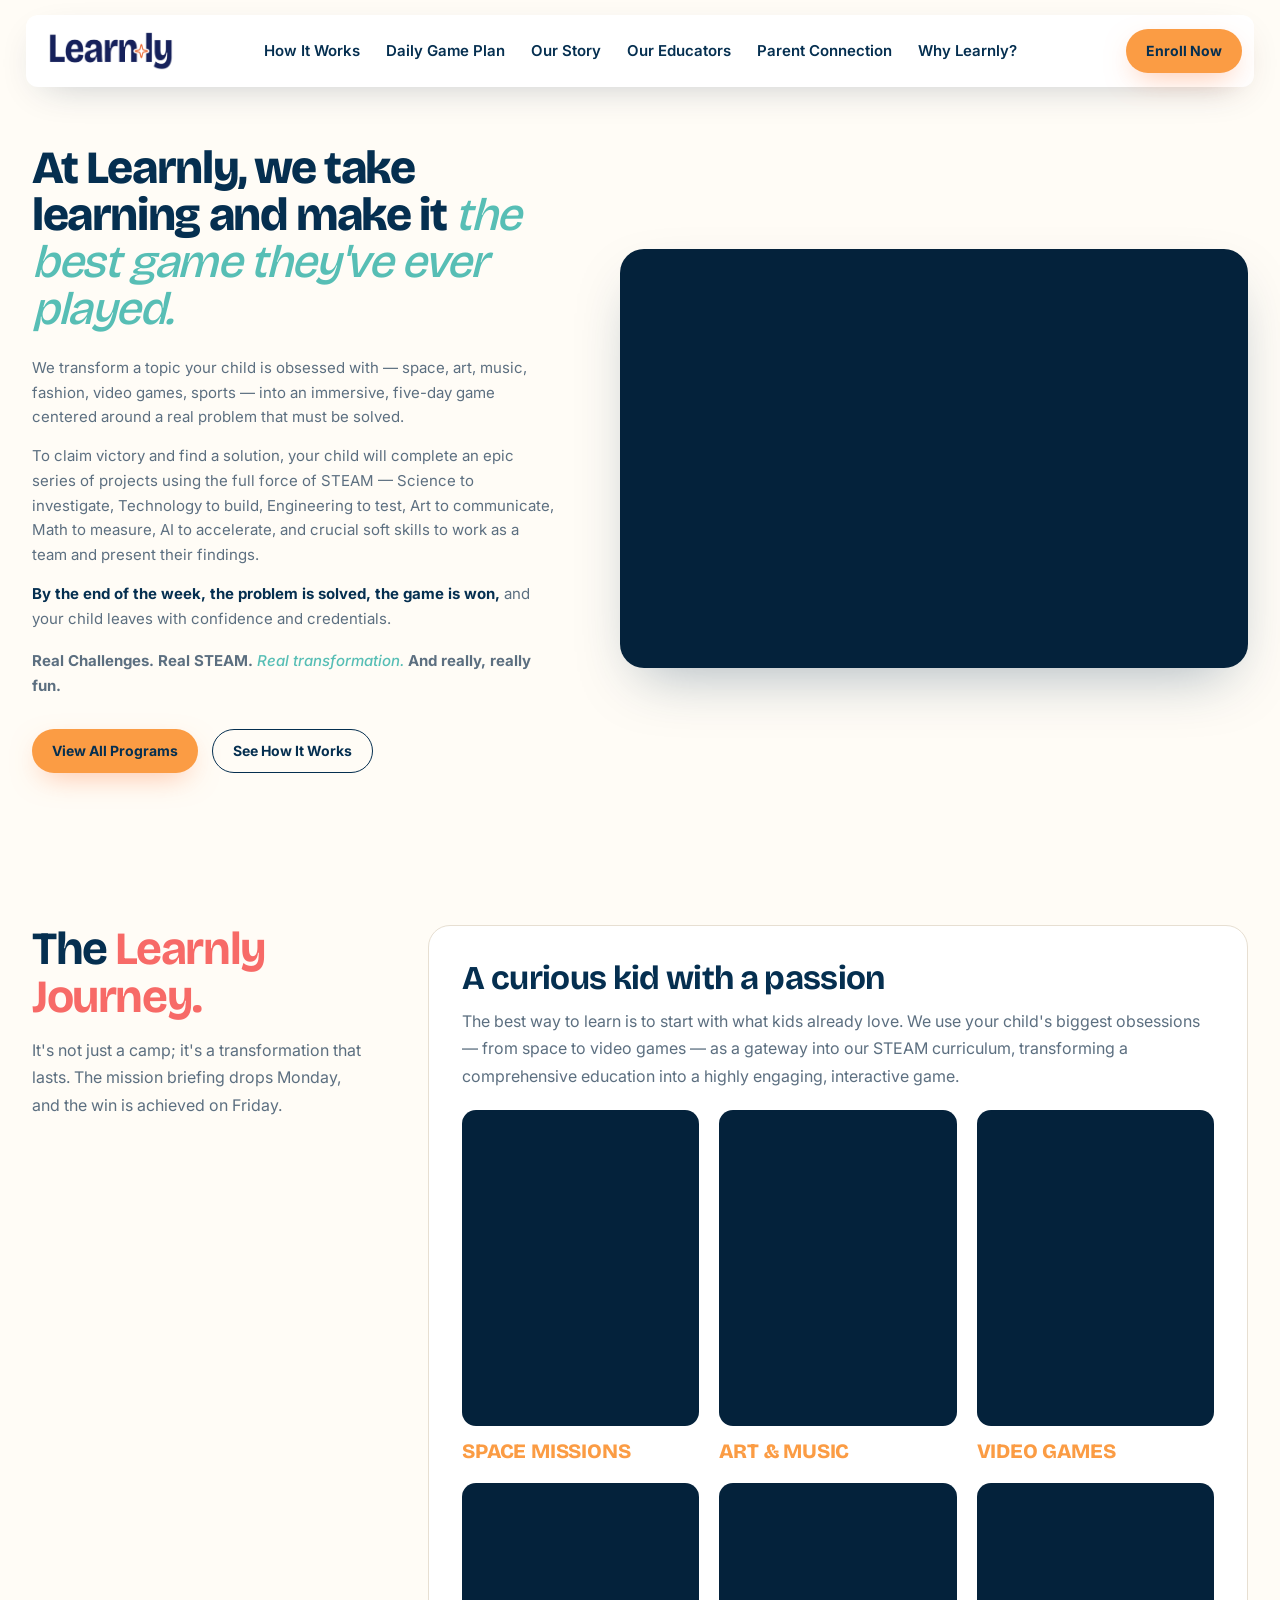
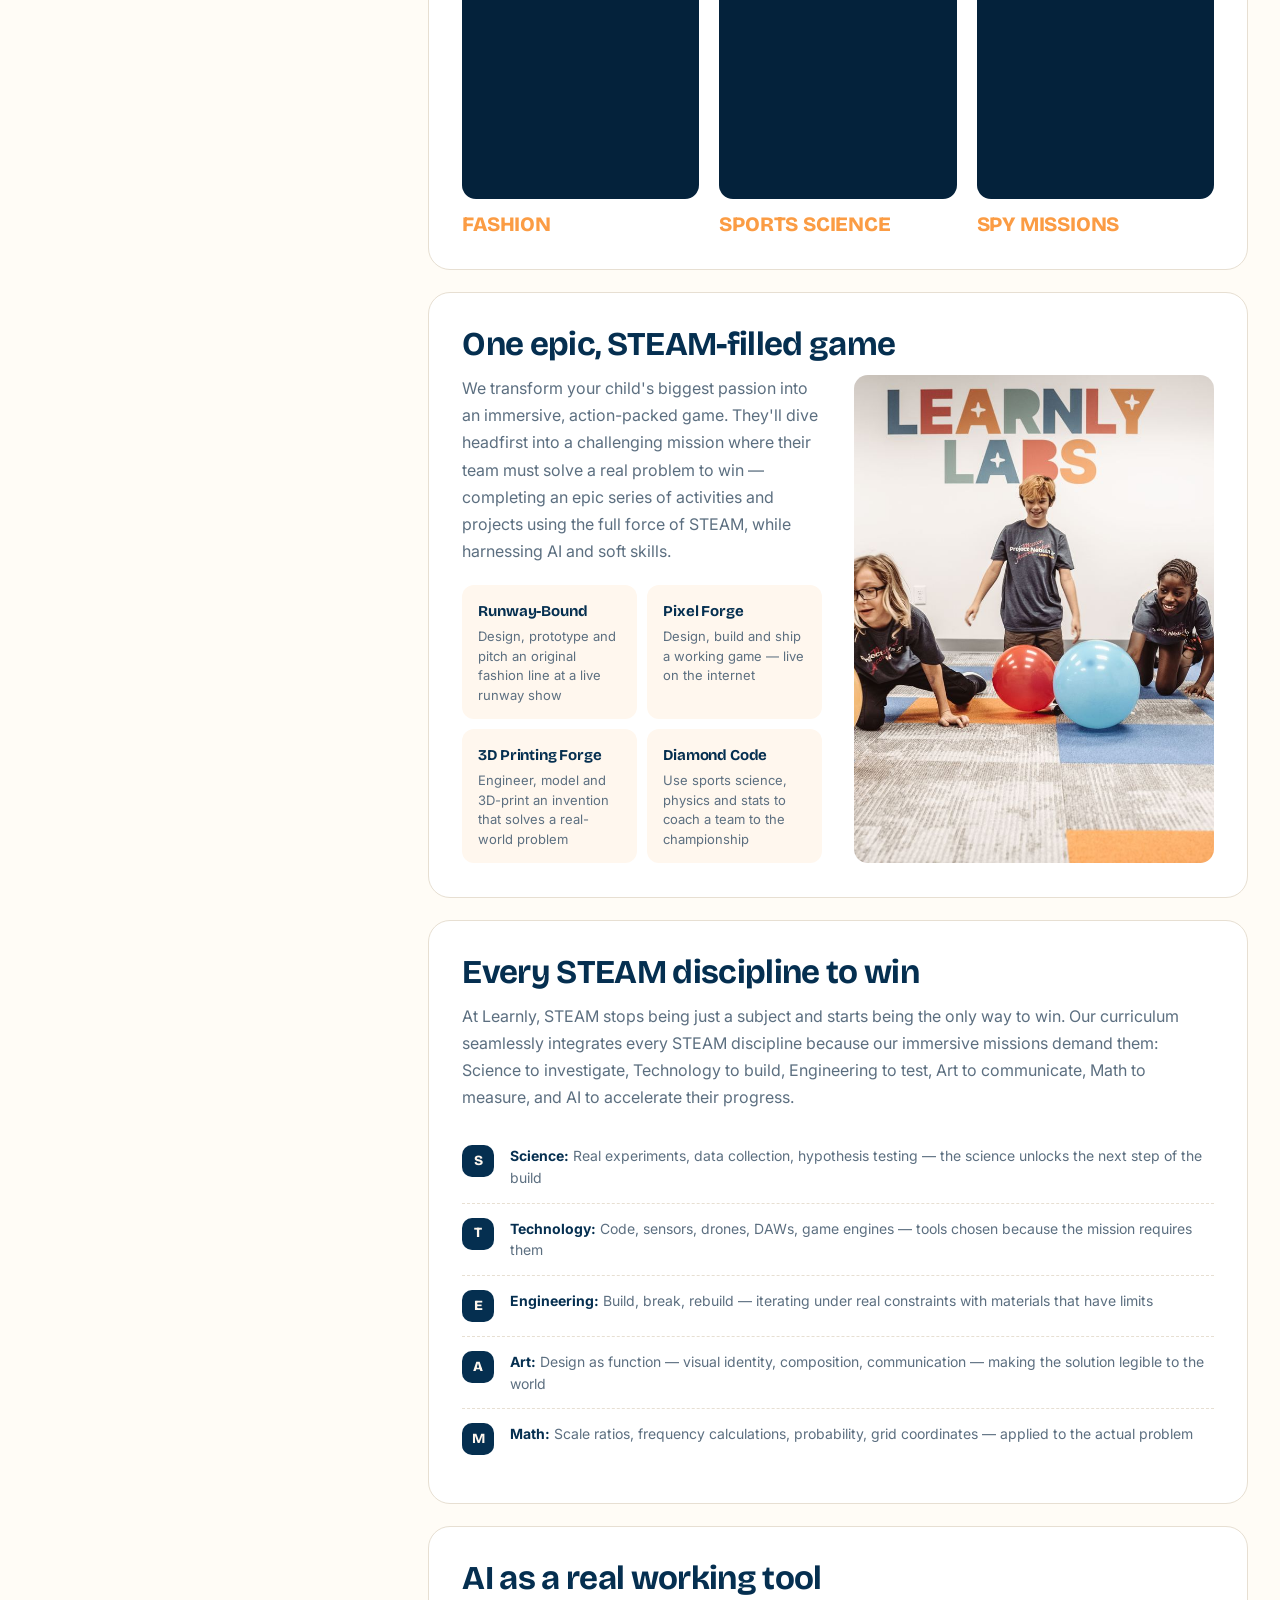
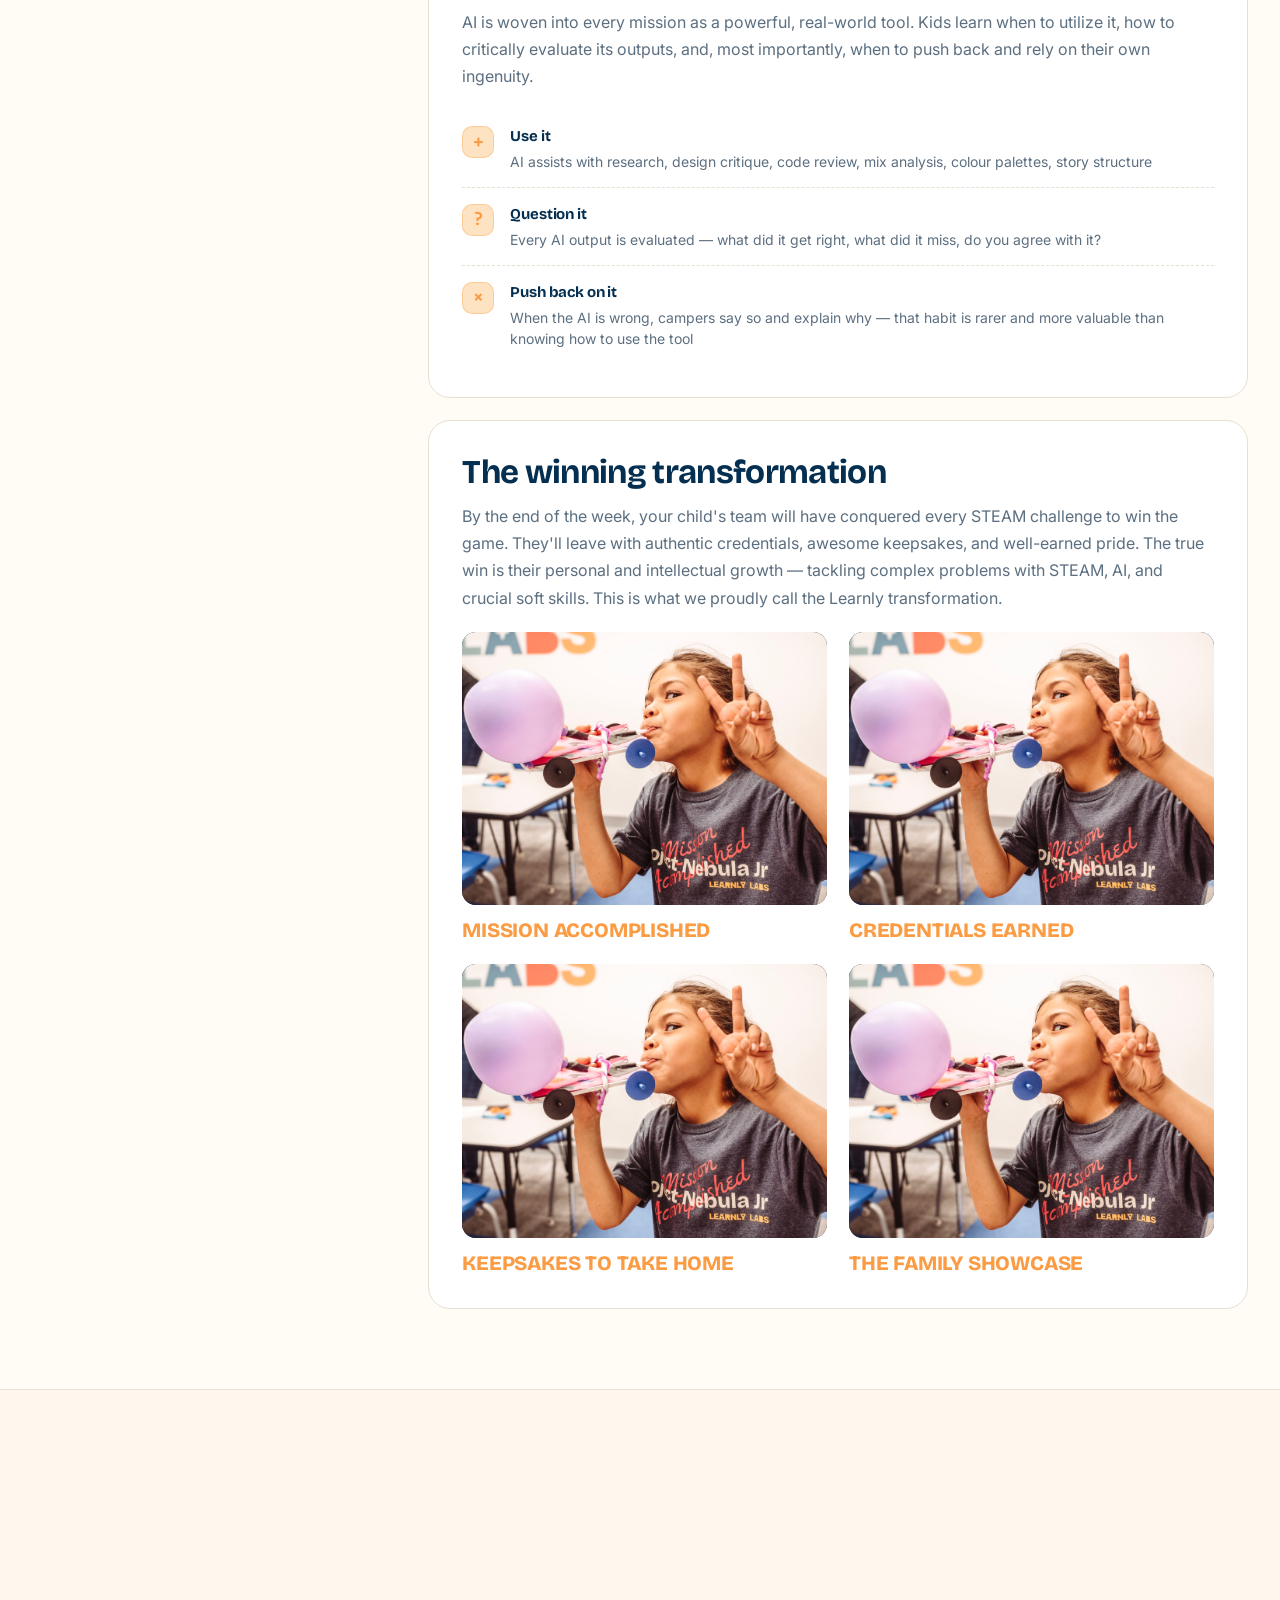
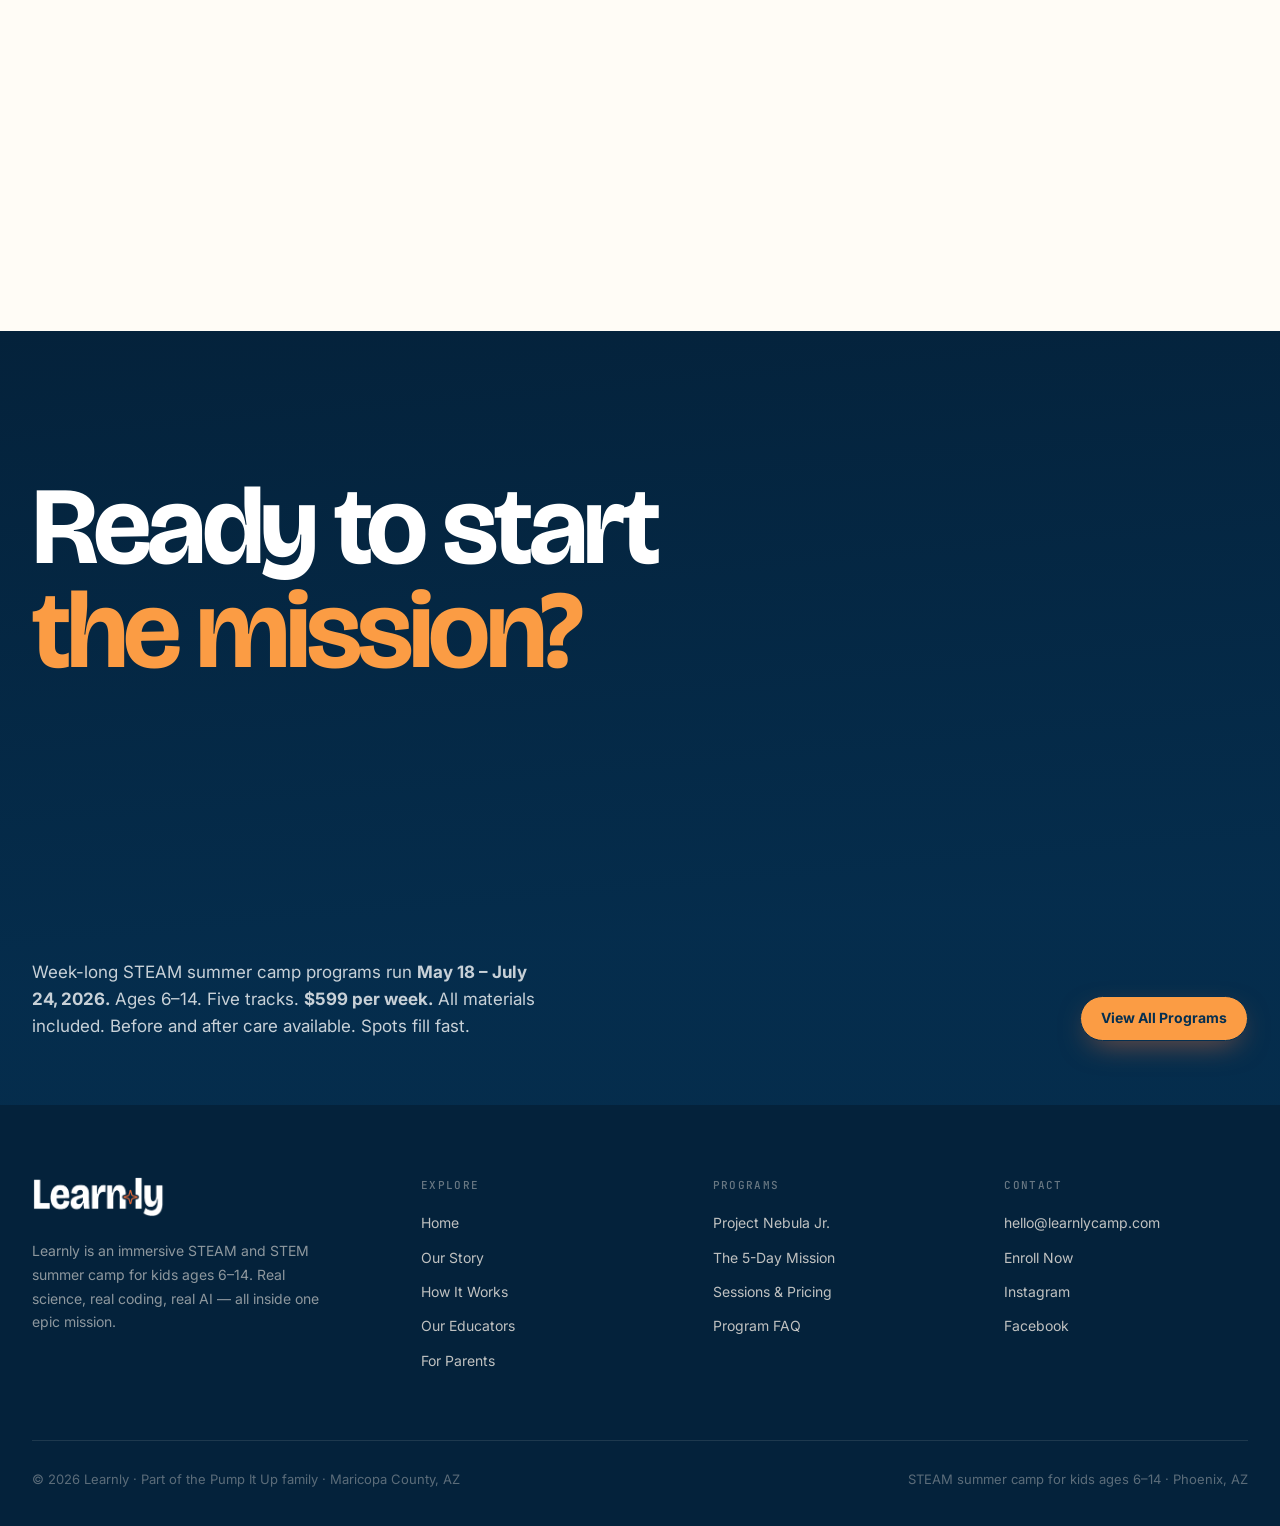
<file: index.html>
<!DOCTYPE html>
<html lang="en">
<head>
<meta charset="UTF-8">
<meta name="robots" content="noindex">
<meta name="viewport" content="width=device-width, initial-scale=1.0">
<title>Learnly — STEAM Summer Camp for Kids Ages 6–14</title>
<meta name="description" content="Learnly turns the topic your child is obsessed with — space, art, music, fashion, video games, sports — into an immersive five-day STEAM game. Ages 6–14. Credentialed educators. 10:1 ratio.">
<meta property="og:type" content="website">
<meta property="og:title" content="Learnly — Immersive STEAM Camp">
<meta property="og:description" content="Five action-packed days of building future leaders. It's not just a camp. It's a transformation.">
<link rel="preconnect" href="https://fonts.googleapis.com">
<link rel="preconnect" href="https://fonts.gstatic.com" crossorigin>
<link href="https://fonts.googleapis.com/css2?family=Bricolage+Grotesque:opsz,wght@12..96,400;12..96,500;12..96,700;12..96,800&family=Inter:ital,wght@0,400;0,500;0,600;0,700;1,400&family=JetBrains+Mono:wght@400;500&display=swap" rel="stylesheet">
<link rel="stylesheet" href="css/home.css">
<link rel="stylesheet" href="css/learnly.css">
<script>document.documentElement.classList.add('js');</script>
</head>
<body>

<a class="skip-link" href="#main">Skip to content</a>

<div class="scroll-progress" aria-hidden="true"></div>

<nav class="nav" aria-label="Main">
  <div class="nav-inner">
    <a href="index.html" class="nav-logo"><img src="assets/logo.png" alt="Learnly"></a>
    <div class="nav-links">
      <a href="#how-it-works">How It Works</a>
      <a href="#day-in-life">Daily Game Plan</a>
      <a href="about.html">Our Story</a>
      <a href="#educators">Our Educators</a>
      <a href="#parents">Parent Connection</a>
      <a href="#experience">Why Learnly?</a>
    </div>
    <a href="#enroll" class="btn btn-orange nav-cta">Enroll Now</a>
    <button class="nav-burger" aria-label="Open menu" aria-expanded="false" aria-controls="mobile-menu">
      <span class="nav-burger-line"></span>
      <span class="nav-burger-line"></span>
    </button>
  </div>
</nav>

<div class="nav-overlay" aria-hidden="true"></div>
<div class="mobile-menu" id="mobile-menu">
  <nav class="mobile-menu-links" aria-label="Mobile">
    <a href="#how-it-works">How It Works</a>
    <a href="#day-in-life">Daily Game Plan</a>
    <a href="about.html">Our Story</a>
    <a href="#educators">Our Educators</a>
    <a href="#parents">Parent Connection</a>
    <a href="#experience">Why Learnly?</a>
  </nav>
  <a href="#enroll" class="btn btn-orange mobile-menu-cta">Enroll Now</a>
</div>

<main id="main">

<header class="hero-split">
  <div class="container hero-split-inner">
    <div class="hero-split-text" data-reveal="left">
      <h1 class="hero-split-h1">At Learnly, we take learning and make it <em class="teal">the best game they've ever played.</em></h1>
      <div class="hero-split-body">
        <p>We transform a topic your child is obsessed with — space, art, music, fashion, video games, sports — into an immersive, five-day game centered around a real problem that must be solved.</p>
        <p>To claim victory and find a solution, your child will complete an epic series of projects using the full force of STEAM — Science to investigate, Technology to build, Engineering to test, Art to communicate, Math to measure, AI to accelerate, and crucial soft skills to work as a team and present their findings.</p>
        <p><strong>By the end of the week, the problem is solved, the game is won,</strong> and your child leaves with confidence and credentials.</p>
        <p class="hero-split-kicker">Real Challenges. Real STEAM. <em class="teal">Real transformation.</em> And really, really fun.</p>
      </div>
      <div class="hero-cta hero-cta-left">
        <a href="project-nebula.html" class="btn btn-orange">View All Programs</a>
        <a href="#how-it-works" class="btn btn-outline">See How It Works</a>
      </div>
    </div>
    <div class="hero-split-media" data-reveal="right">
      <video autoplay muted loop playsinline preload="metadata" aria-label="Learnly camp highlight reel">
        <source src="assets/Learnly_Intro_Privileged_Confidential.mp4" type="video/mp4">
      </video>
    </div>
  </div>
</header>

<section class="journey" id="how-it-works">
  <div class="container">
    <div class="journey-layout">

    <div class="journey-intro" data-reveal>
      <h2 class="journey-title">The <em class="custom">Learnly Journey.</em></h2>
      <p class="section-lede section-lede--full journey-lede">It's not just a camp; it's a transformation that lasts. The mission briefing drops Monday, and the win is achieved on Friday.</p>
    </div>

    <div class="journey-cards" data-stagger>

      <article class="journey-card" id="panel-start">
        <h3 class="journey-card-title">A curious kid with a passion</h3>
        <p class="journey-card-desc">The best way to learn is to start with what kids already love. We use your child's biggest obsessions — from space to video games — as a gateway into our STEAM curriculum, transforming a comprehensive education into a highly engaging, interactive game.</p>
        <div class="theme-grid">
          <a class="theme-card" href="project-nebula.html">
            <div class="theme-card-media"><video autoplay muted loop playsinline preload="none" src="assets/nebula-days.mp4"></video></div>
            <p class="theme-card-title">Space Missions</p>
          </a>
          <a class="theme-card" href="project-nebula.html">
            <div class="theme-card-media"><video autoplay muted loop playsinline preload="none" src="assets/educators.mp4"></video></div>
            <p class="theme-card-title">Art &amp; Music</p>
          </a>
          <a class="theme-card" href="project-nebula.html">
            <div class="theme-card-media"><video autoplay muted loop playsinline preload="none" src="assets/hero-loop.mp4"></video></div>
            <p class="theme-card-title">Video Games</p>
          </a>
          <a class="theme-card" href="project-nebula.html">
            <div class="theme-card-media"><video autoplay muted loop playsinline preload="none" src="assets/educators.mp4"></video></div>
            <p class="theme-card-title">Fashion</p>
          </a>
          <a class="theme-card" href="project-nebula.html">
            <div class="theme-card-media"><video autoplay muted loop playsinline preload="none" src="assets/nebula-days.mp4"></video></div>
            <p class="theme-card-title">Sports Science</p>
          </a>
          <a class="theme-card" href="project-nebula.html">
            <div class="theme-card-media"><video autoplay muted loop playsinline preload="none" src="assets/hero-loop.mp4"></video></div>
            <p class="theme-card-title">Spy Missions</p>
          </a>
        </div>
      </article>

      <article class="journey-card" id="panel-mission">
        <h3 class="journey-card-title">One epic, STEAM-filled game</h3>
        <div class="journey-split">
          <div class="journey-split-copy">
            <p class="journey-card-desc">We transform your child's biggest passion into an immersive, action-packed game. They'll dive headfirst into a challenging mission where their team must solve a real problem to win — completing an epic series of activities and projects using the full force of STEAM, while harnessing AI and soft skills.</p>
            <div class="example-grid">
              <div class="example-card">
                <h4 class="example-title">Runway-Bound</h4>
                <p class="example-desc">Design, prototype and pitch an original fashion line at a live runway show</p>
              </div>
              <div class="example-card">
                <h4 class="example-title">Pixel Forge</h4>
                <p class="example-desc">Design, build and ship a working game — live on the internet</p>
              </div>
              <div class="example-card">
                <h4 class="example-title">3D Printing Forge</h4>
                <p class="example-desc">Engineer, model and 3D-print an invention that solves a real-world problem</p>
              </div>
              <div class="example-card">
                <h4 class="example-title">Diamond Code</h4>
                <p class="example-desc">Use sports science, physics and stats to coach a team to the championship</p>
              </div>
            </div>
          </div>
          <div class="journey-split-media">
            <img src="assets/learnly-labs.jpg" alt="Kids playing a team game at Learnly Labs" loading="lazy">
          </div>
        </div>
      </article>

      <article class="journey-card" id="panel-steam">
        <h3 class="journey-card-title">Every STEAM discipline to win</h3>
        <p class="journey-card-desc">At Learnly, STEAM stops being just a subject and starts being the only way to win. Our curriculum seamlessly integrates every STEAM discipline because our immersive missions demand them: Science to investigate, Technology to build, Engineering to test, Art to communicate, Math to measure, and AI to accelerate their progress.</p>
        <div class="steam-rows">
          <div class="steam-row"><div class="steam-badge">S</div><p class="steam-desc"><strong class="steam-name">Science:</strong> Real experiments, data collection, hypothesis testing — the science unlocks the next step of the build</p></div>
          <div class="steam-row"><div class="steam-badge">T</div><p class="steam-desc"><strong class="steam-name">Technology:</strong> Code, sensors, drones, DAWs, game engines — tools chosen because the mission requires them</p></div>
          <div class="steam-row"><div class="steam-badge">E</div><p class="steam-desc"><strong class="steam-name">Engineering:</strong> Build, break, rebuild — iterating under real constraints with materials that have limits</p></div>
          <div class="steam-row"><div class="steam-badge">A</div><p class="steam-desc"><strong class="steam-name">Art:</strong> Design as function — visual identity, composition, communication — making the solution legible to the world</p></div>
          <div class="steam-row"><div class="steam-badge">M</div><p class="steam-desc"><strong class="steam-name">Math:</strong> Scale ratios, frequency calculations, probability, grid coordinates — applied to the actual problem</p></div>
        </div>
      </article>

      <article class="journey-card" id="panel-ai">
        <h3 class="journey-card-title">AI as a real working tool</h3>
        <p class="journey-card-desc">AI is woven into every mission as a powerful, real-world tool. Kids learn when to utilize it, how to critically evaluate its outputs, and, most importantly, when to push back and rely on their own ingenuity.</p>
        <div class="ai-rows">
          <div class="ai-row"><div class="ai-badge">+</div><div><h4 class="ai-title">Use it</h4><p class="ai-desc">AI assists with research, design critique, code review, mix analysis, colour palettes, story structure</p></div></div>
          <div class="ai-row"><div class="ai-badge">?</div><div><h4 class="ai-title">Question it</h4><p class="ai-desc">Every AI output is evaluated — what did it get right, what did it miss, do you agree with it?</p></div></div>
          <div class="ai-row"><div class="ai-badge">×</div><div><h4 class="ai-title">Push back on it</h4><p class="ai-desc">When the AI is wrong, campers say so and explain why — that habit is rarer and more valuable than knowing how to use the tool</p></div></div>
        </div>
      </article>

      <article class="journey-card" id="panel-output">
        <h3 class="journey-card-title">The winning transformation</h3>
        <p class="journey-card-desc">By the end of the week, your child's team will have conquered every STEAM challenge to win the game. They'll leave with authentic credentials, awesome keepsakes, and well-earned pride. The true win is their personal and intellectual growth — tackling complex problems with STEAM, AI, and crucial soft skills. This is what we proudly call the Learnly transformation.</p>
        <div class="theme-grid theme-grid--four">
          <div class="theme-card">
            <div class="theme-card-media"><img src="assets/winning-transformation.jpg" alt="Mission accomplished" loading="lazy"></div>
            <p class="theme-card-title">Mission accomplished</p>
          </div>
          <div class="theme-card">
            <div class="theme-card-media"><img src="assets/winning-transformation.jpg" alt="Credentials earned" loading="lazy"></div>
            <p class="theme-card-title">Credentials earned</p>
          </div>
          <div class="theme-card">
            <div class="theme-card-media"><img src="assets/winning-transformation.jpg" alt="Keepsakes to take home" loading="lazy"></div>
            <p class="theme-card-title">Keepsakes to take home</p>
          </div>
          <div class="theme-card">
            <div class="theme-card-media"><img src="assets/winning-transformation.jpg" alt="The family showcase" loading="lazy"></div>
            <p class="theme-card-title">The family showcase</p>
          </div>
        </div>
      </article>

    </div>

    </div>
  </div>
</section>

<section class="day-section" id="day-in-life">
  <div class="container">
    <div class="day-grid">
      <div class="day-copy" data-reveal="left">
        <h2>A Day In the Life of a <em class="custom">Learnly Camp Kid.</em></h2>
        <p class="section-lede">From the initial mission briefing that starts the game, to the epic final victory celebration, every single day at Learnly is engineered for impactful learning and an unforgettable adventure.</p>
        <div class="hero-cta">
          <a href="#enroll" class="btn btn-orange">Enroll Now</a>
          <a href="#parents" class="btn btn-outline">For Parents</a>
        </div>
        <div class="day-video video-frame ratio-video" data-cursor="Play" data-lightbox="assets/nebula-days.mp4" role="button" tabindex="0" aria-label="Play a day in the life video">
          <video autoplay muted loop playsinline preload="metadata" aria-label="A day in the life at Learnly">
            <source src="assets/nebula-days.mp4" type="video/mp4">
          </video>
        </div>
      </div>
      <div class="day-timeline" data-reveal="right">
        <div class="timeline-track"><span class="timeline-fill" data-grow></span></div>
        <div data-stagger>
          <div class="time-block time-block--blue">
            <p class="time-when">9:00 AM</p>
            <h4 class="time-what">Arrival &amp; Mission Briefing</h4>
            <p class="time-desc">The day's challenge drops. Teams huddle, roles are assigned, and the room starts buzzing.</p>
          </div>
          <div class="time-block time-block--teal">
            <p class="time-when">9:30 AM</p>
            <h4 class="time-what">STEAM Station Rotations</h4>
            <p class="time-desc">Hands-on build and experiment blocks — science, engineering and math powering the morning's mission step.</p>
          </div>
          <div class="time-block time-block--green">
            <p class="time-when">12:00 PM</p>
            <h4 class="time-what">Lunch &amp; Outdoor Play</h4>
            <p class="time-desc">Fuel up, run around, recharge. Serious learning needs unfiltered fun.</p>
          </div>
          <div class="time-block time-block--orange">
            <p class="time-when">1:00 PM</p>
            <h4 class="time-what">AI Investigation Lab</h4>
            <p class="time-desc">Campers put the morning's findings to the test with AI tools — use it, question it, push back on it.</p>
          </div>
          <div class="time-block time-block--coral">
            <p class="time-when">2:00 PM</p>
            <h4 class="time-what">Team Build &amp; Problem-Solving</h4>
            <p class="time-desc">Iterate, break, rebuild. The mission moves forward only when the whole team solves it together.</p>
          </div>
          <div class="time-block time-block--olive">
            <p class="time-when">3:00 PM</p>
            <h4 class="time-what">Debrief &amp; Mission Journal</h4>
            <p class="time-desc">Log the day's wins, record the evidence, and plan tomorrow's move.</p>
          </div>
          <div class="time-block time-block--stone">
            <p class="time-when">3:30 PM</p>
            <h4 class="time-what">Pickup &amp; Parent Update</h4>
            <p class="time-desc">Photos and progress land in the parent app — you see the mission unfold the same day.</p>
          </div>
        </div>
      </div>
    </div>
  </div>
</section>

<section class="section-dark" id="educators">
  <div class="container">
    <div class="split-header" data-reveal>
      <div>
        <h2 class="h2-xl">Credentialed. Passionate. <em>Genuinely invested.</em></h2>
      </div>
      <p class="section-lede">Every Learnly session is led by credentialed, certified teachers — not counselors filling a summer slot. They hold a room, push kids, and celebrate every breakthrough.</p>
    </div>
    <div class="ed-grid">
      <div data-reveal="left">
        <div class="ed-video" data-cursor="Play" data-lightbox="assets/educators.mp4" role="button" tabindex="0" aria-label="Play educators video">
          <video autoplay muted loop playsinline preload="metadata" aria-label="Learnly educators at work">
            <source src="assets/educators.mp4" type="video/mp4">
          </video>
        </div>
      </div>
      <div class="ed-checks" data-stagger>
        <div class="ed-check"><div class="ed-check-icon"></div><div class="ed-check-text"><strong>Credentialed &amp; Certified</strong>All lead educators hold teaching credentials. We go beyond background checks — we vet for pedagogy.</div></div>
        <div class="ed-check"><div class="ed-check-icon"></div><div class="ed-check-text"><strong>STEAM + AI Trained</strong>Our educators are trained on our specific curriculum, including the AI integrations that make each mission relevant and rigorous.</div></div>
        <div class="ed-check"><div class="ed-check-icon"></div><div class="ed-check-text"><strong>The Learnly Promise</strong>Every camper gets an educator who knows their name, notices their progress, and celebrates their breakthroughs. That's a standard, not a goal.</div></div>
        <div class="ed-check"><div class="ed-check-icon"></div><div class="ed-check-text"><strong>Capped at 20 Students</strong>Every session runs with a minimum of 2 educators. More attention, better outcomes — by design, not by accident.</div></div>
      </div>
    </div>
  </div>
</section>

<section class="parents-section" id="parents">
  <div class="container">
    <div class="parents-grid">
      <div data-reveal="left">
        <h2 class="h2-xl">You're never in <em class="custom">the dark.</em></h2>
        <p class="section-lede">We believe parents are partners, not spectators. That means daily updates, real photos, and an open-door approach.</p>
        <div class="trust-rows parents-rows" data-stagger>
          <div class="trust-row">
            <h4 class="trust-row-title">Daily App Updates</h4>
            <p>Real-time updates through our parent app — what they worked on, what they figured out, what comes next.</p>
          </div>
          <div class="trust-row">
            <h4 class="trust-row-title">Photos From the Floor</h4>
            <p>See your child in action. We share photos throughout the day so you can watch the mission unfold in real time.</p>
          </div>
          <div class="trust-row">
            <h4 class="trust-row-title">Final Mission Day</h4>
            <p>On Day 5, parents are invited to watch campers present everything they built. Bring snacks. Bring tears.</p>
          </div>
          <div class="trust-row">
            <h4 class="trust-row-title">Direct Educator Access</h4>
            <p>Questions? Concerns? Real people, real communication. No ticketing systems, no runarounds.</p>
          </div>
        </div>
      </div>
      <div data-reveal="right">
        <div class="phone-mock">
          <div class="phone-screen">
            <div class="phone-header"><span class="phone-title">Parent Updates</span><span class="phone-time">Today</span></div>
            <div data-stagger>
              <div class="msg"><p class="msg-from">Ms. Reyes · Code Ignition</p><p class="msg-text">Your child just debugged their first AI model — independently. They were so proud.</p></div>
              <div class="msg"><p class="msg-from">Learnly</p><p class="msg-text">Day 3 update: Mission progress at 60%. Teams presenting prototypes after lunch.</p></div>
              <div class="msg"><p class="msg-from">Photo Gallery · Today</p><p class="msg-text">3 new photos from the morning session.</p></div>
            </div>
          </div>
        </div>
      </div>
    </div>
  </div>
</section>

<section class="experience-band" id="experience">
  <div class="container">
    <div class="exp-flex" data-reveal>
      <div class="exp-giant"><span data-count="20">0</span><span class="plus">+</span></div>
      <div>
        <h2>Years of experience <em class="custom">supporting families.</em></h2>
        <p class="section-lede">Learnly is part of the Pump It Up family — and we bring over two decades of experience doing the thing that matters most to parents: taking exceptional care of their children.</p>
      </div>
    </div>
    <div class="trust-rows" data-stagger>
      <div class="trust-row">
        <h4 class="trust-row-title">Safety-first culture</h4>
        <p>Every facility is background-checked, insured, and held to the same standards that have earned Pump It Up the trust of millions of families across the country.</p>
      </div>
      <div class="trust-row">
        <h4 class="trust-row-title">Proven STEAM outcomes</h4>
        <p>Our credential framework is built on real assessments. Every certificate a child earns reflects demonstrated skill — not participation. Parents and schools trust that.</p>
      </div>
      <div class="trust-row">
        <h4 class="trust-row-title">Finding your local camp</h4>
        <p>Learnly runs sessions across the Phoenix metro area. <a class="inline-link" href="project-nebula.html#sessions">View all locations and session dates</a></p>
      </div>
    </div>
  </div>
</section>

<section class="cta-hero" id="enroll">
  <div class="cta-hero-media">
    <video autoplay muted loop playsinline preload="metadata" aria-hidden="true">
      <source src="assets/hero-loop.mp4" type="video/mp4">
    </video>
  </div>
  <div class="cta-hero-content">
    <h2 class="cta-hero-heading" data-split>
      <span class="split-line">Ready to start</span>
      <span class="split-line"><em class="custom">the mission?</em></span>
    </h2>
    <div class="cta-hero-bottom">
      <p data-reveal>Week-long STEAM summer camp programs run <strong>May 18 – July 24, 2026.</strong> Ages 6–14. Five tracks. <strong>$599 per week.</strong> All materials included. Before and after care available. Spots fill fast.</p>
      <a href="project-nebula.html" class="btn btn-orange delay-1" data-reveal>View All Programs</a>
    </div>
  </div>
</section>

</main>

<footer>
  <div class="container">
    <div class="footer-grid">
      <div class="footer-brand">
        <img src="assets/logo-white.png" alt="Learnly">
        <p>Learnly is an immersive STEAM and STEM summer camp for kids ages 6–14. Real science, real coding, real AI — all inside one epic mission.</p>
      </div>
      <div class="footer-col">
        <p class="footer-label">Explore</p>
        <a href="index.html" aria-current="page">Home</a>
        <a href="about.html">Our Story</a>
        <a href="#how-it-works">How It Works</a>
        <a href="#educators">Our Educators</a>
        <a href="#parents">For Parents</a>
      </div>
      <div class="footer-col">
        <p class="footer-label">Programs</p>
        <a href="project-nebula.html">Project Nebula Jr.</a>
        <a href="project-nebula.html#days">The 5-Day Mission</a>
        <a href="project-nebula.html#sessions">Sessions &amp; Pricing</a>
        <a href="project-nebula.html#faq">Program FAQ</a>
      </div>
      <div class="footer-col">
        <p class="footer-label">Contact</p>
        <a href="mailto:hello@learnlycamp.com">hello@learnlycamp.com</a>
        <a href="#enroll">Enroll Now</a>
        <a href="#">Instagram</a>
        <a href="#">Facebook</a>
      </div>
    </div>
    <div class="footer-bottom">
      <span>© 2026 Learnly · Part of the Pump It Up family · Maricopa County, AZ</span>
      <span>STEAM summer camp for kids ages 6–14 · Phoenix, AZ</span>
    </div>
  </div>
</footer>

<script src="js/learnly.js"></script>
</body>
</html>
</file>
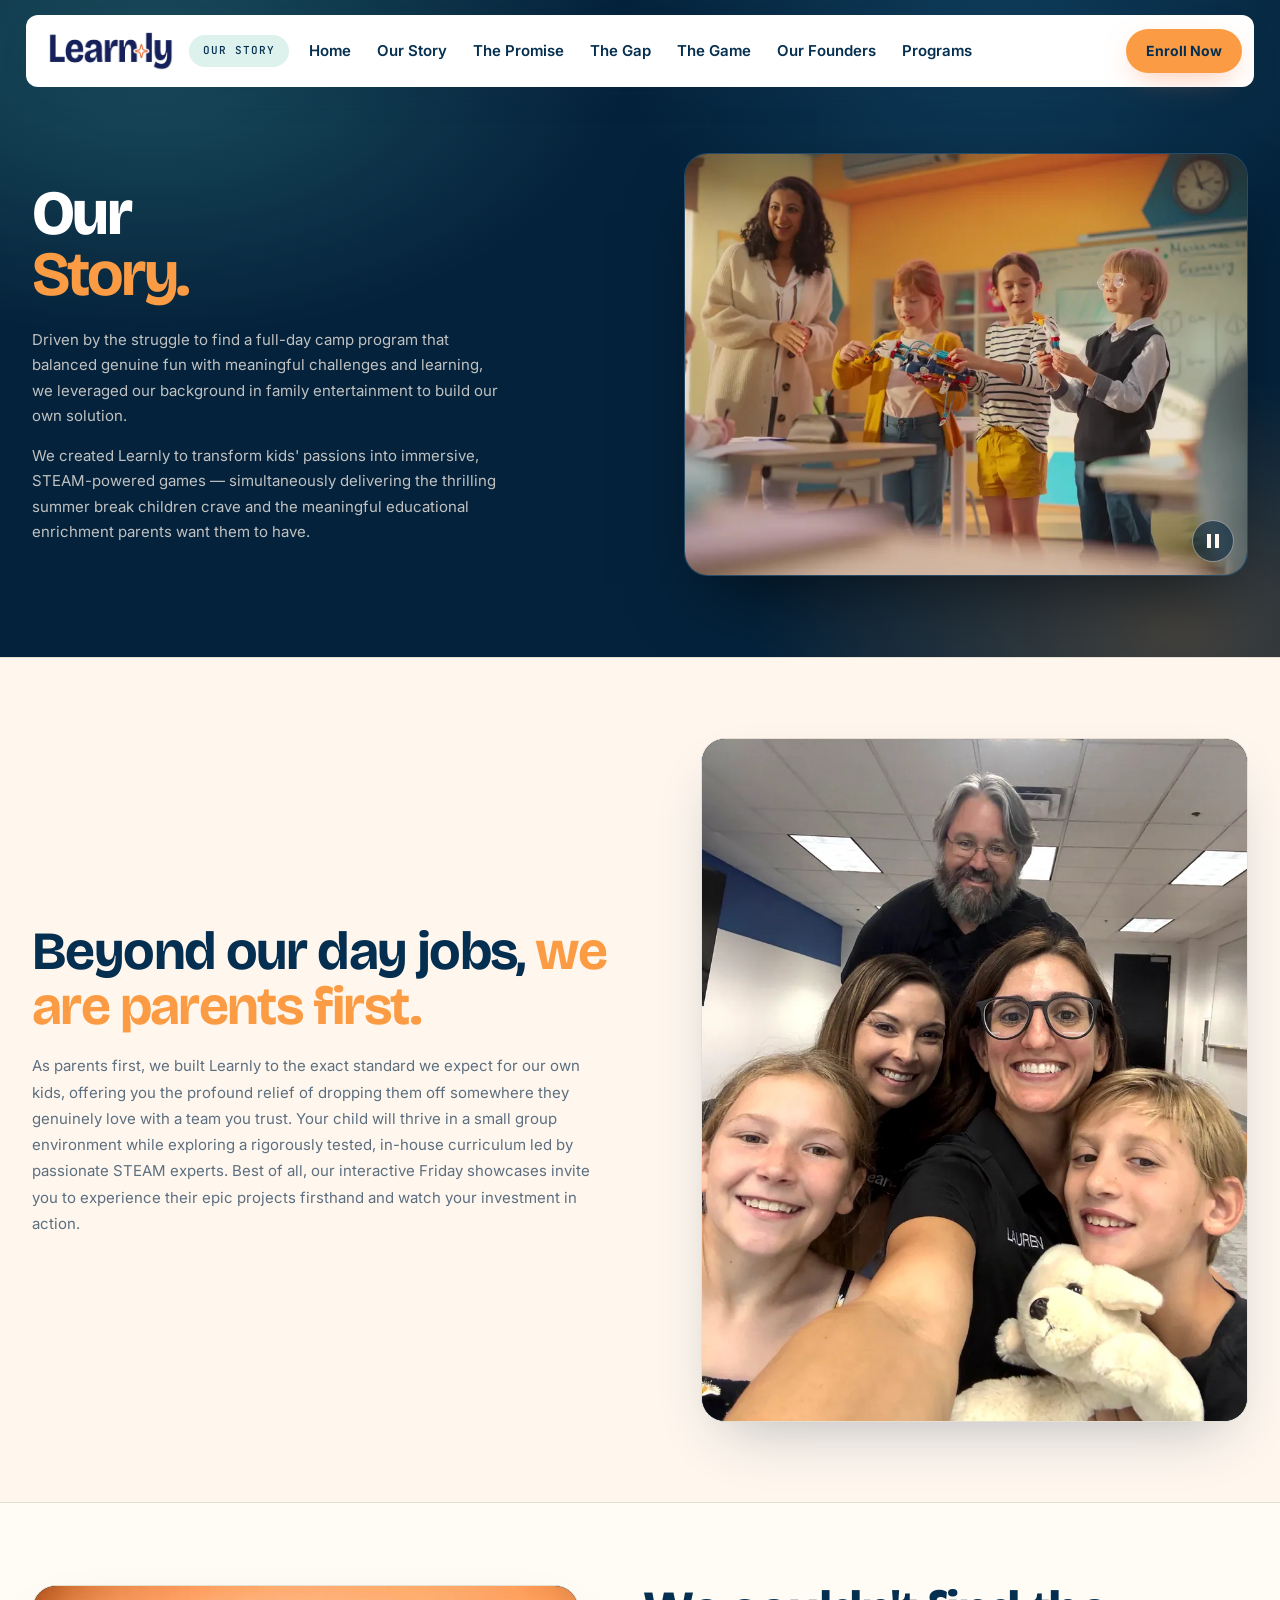
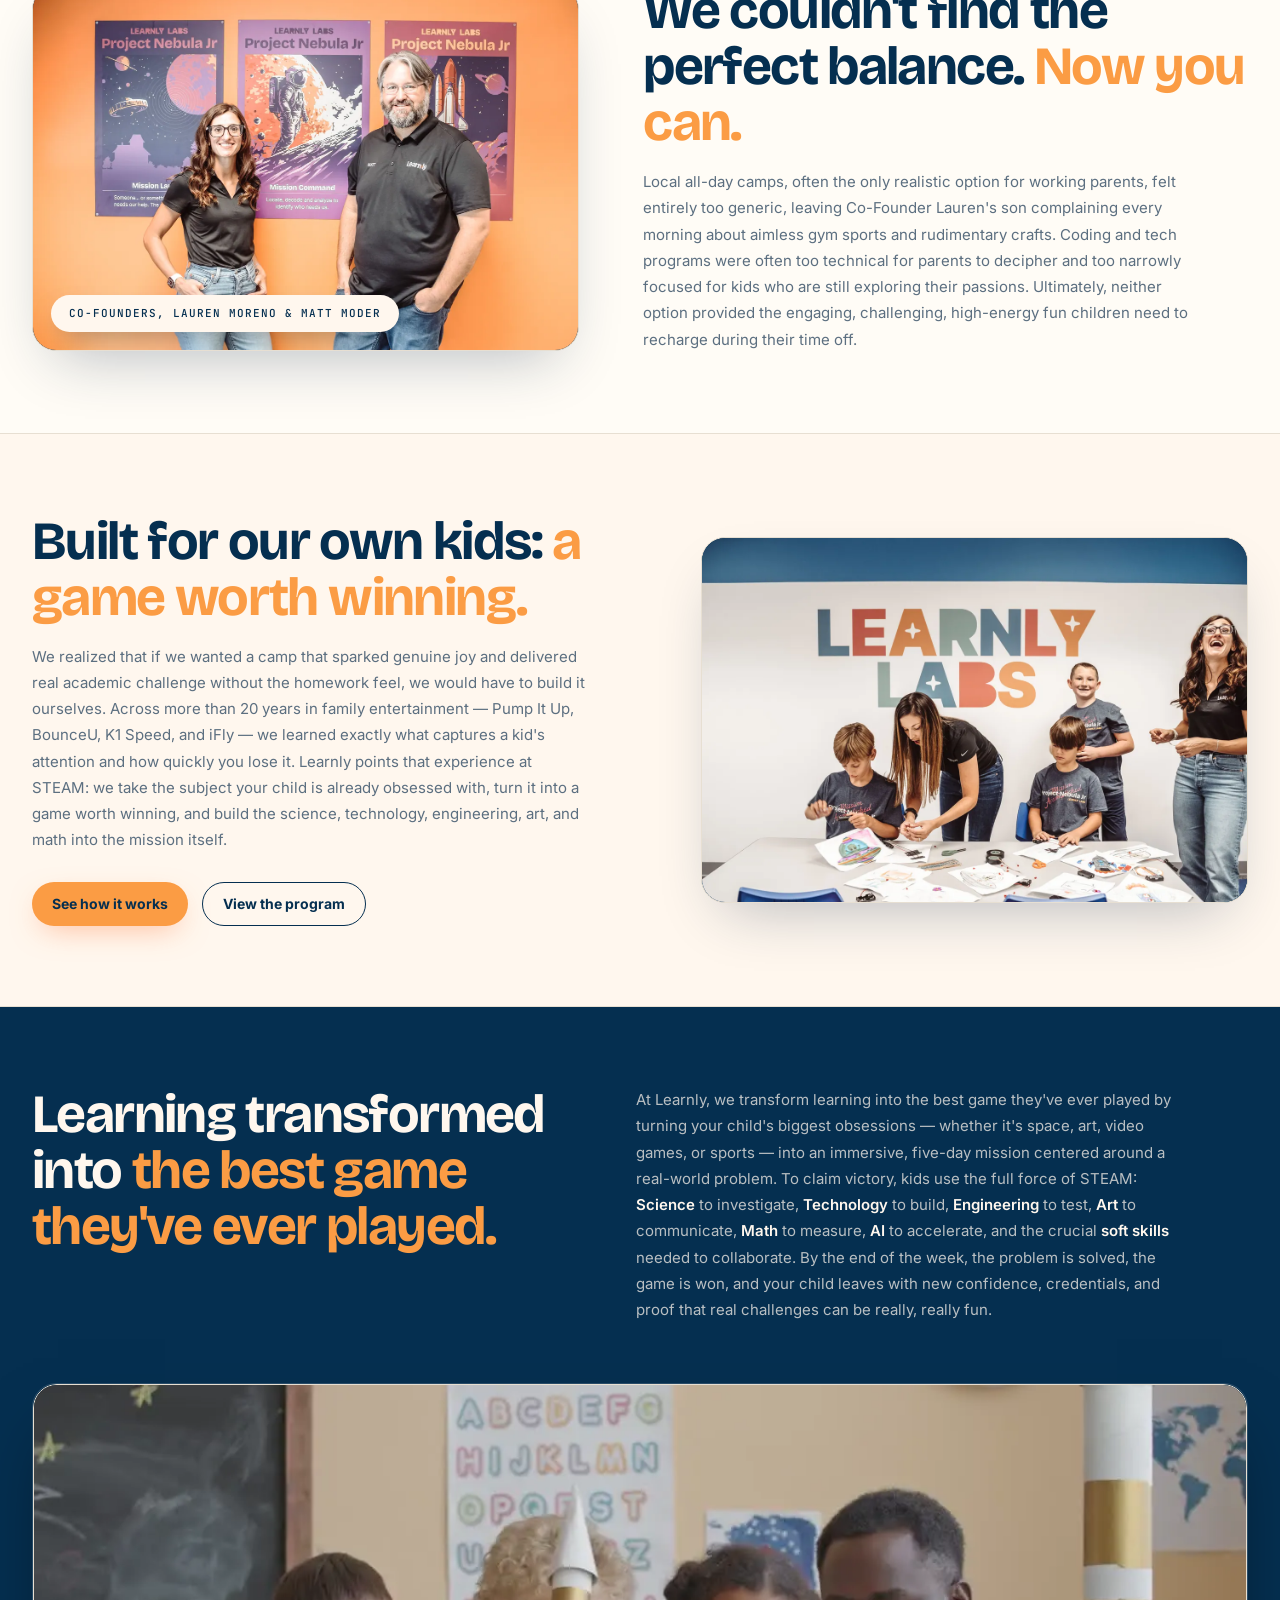
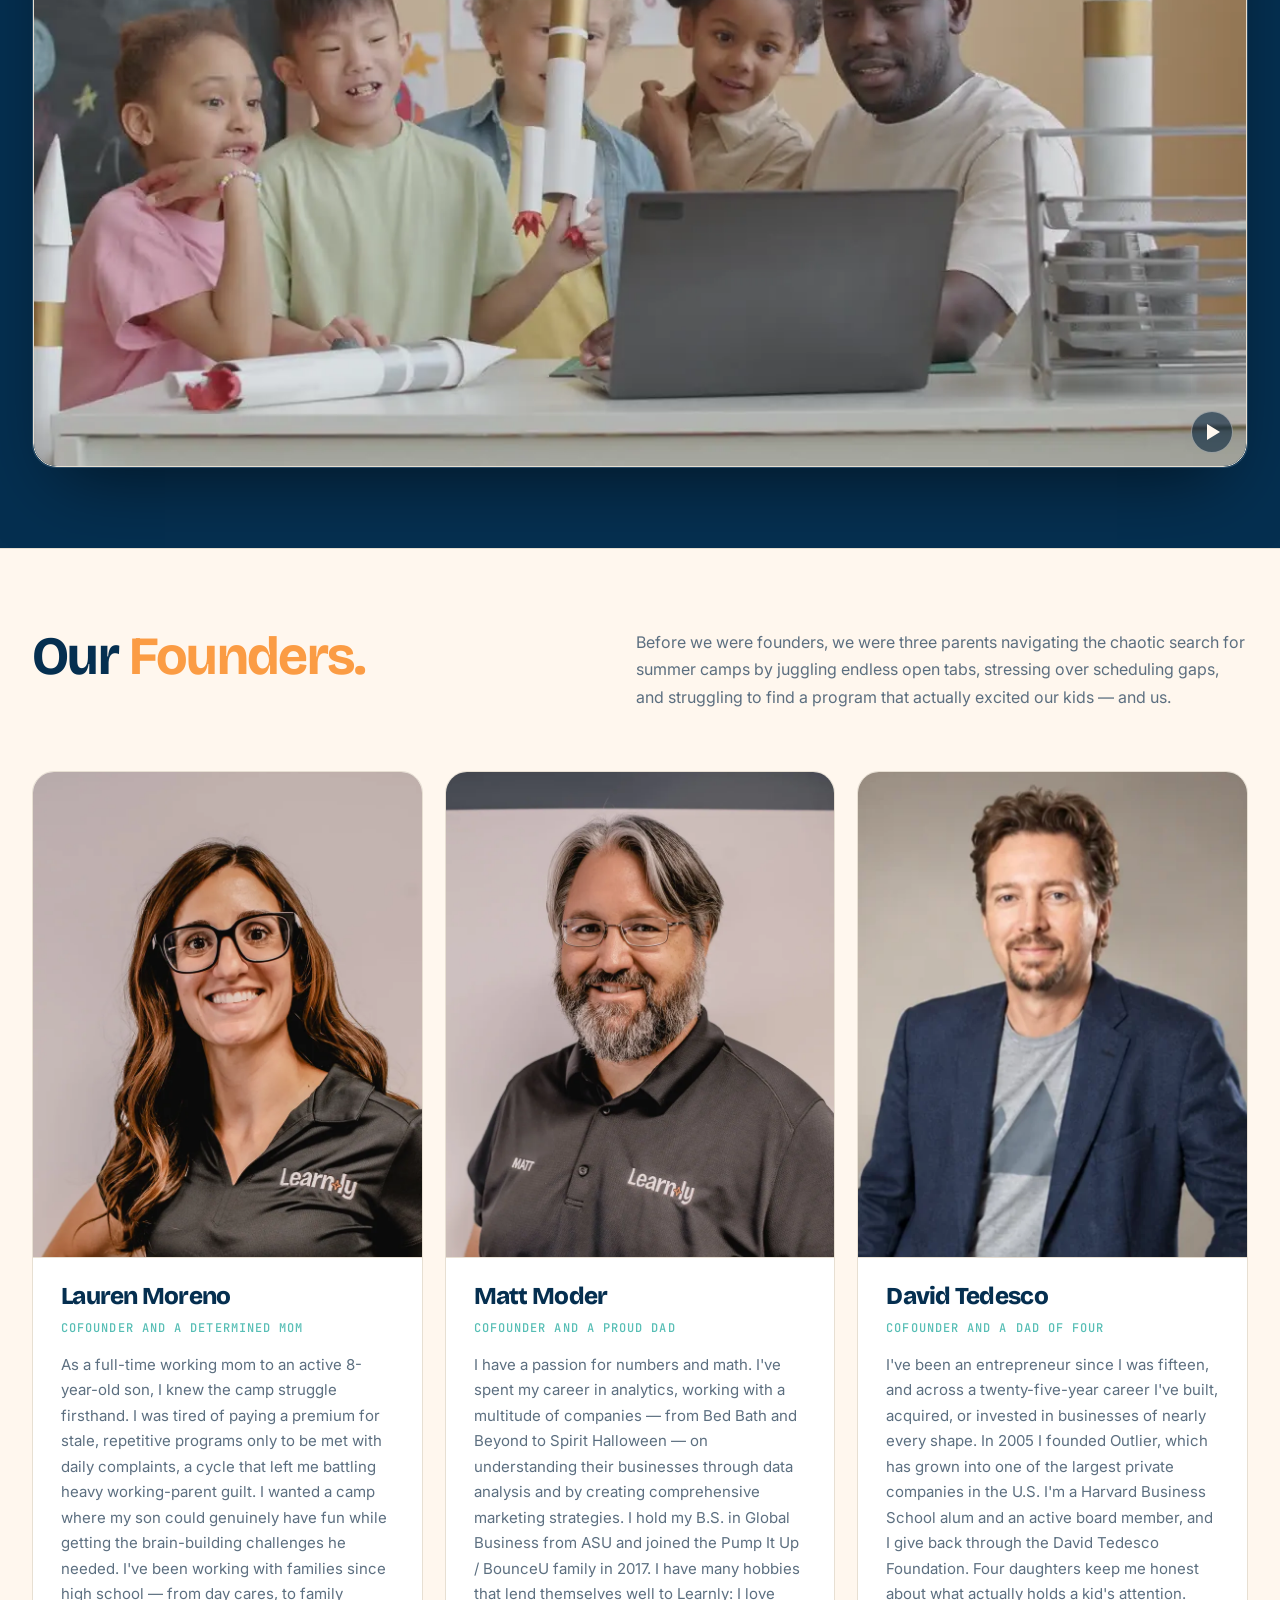
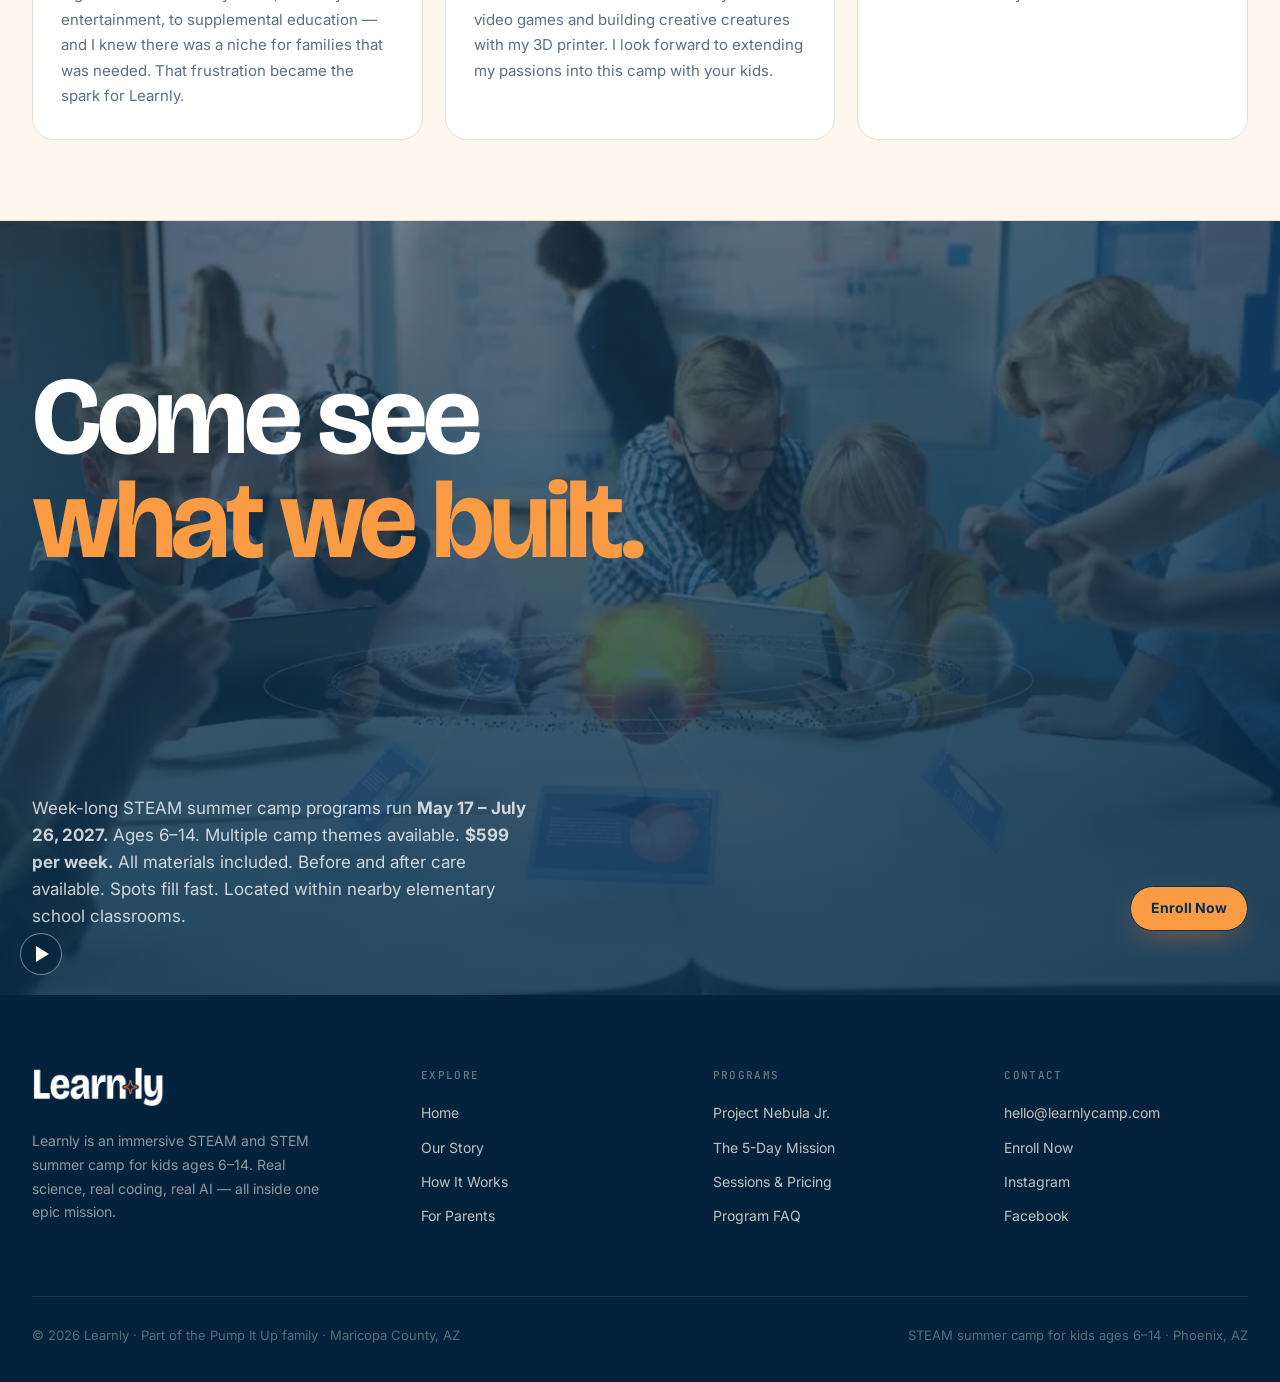
<file: about.html>
<!DOCTYPE html>
<html lang="en">
<head>
<meta charset="UTF-8">
<meta name="robots" content="noindex">
<meta name="viewport" content="width=device-width, initial-scale=1.0">
<title>Our Story — Why We Built Learnly | Learnly</title>
<meta name="description" content="Why we built Learnly: the gap we kept hitting as parents, the camp we built instead, and the three founders behind it.">
<meta property="og:type" content="website">
<meta property="og:title" content="Our Story — Learnly">
<meta property="og:description" content="Beyond our day jobs, we are parents first. The story behind Learnly and the three founders who built it.">
<link rel="preconnect" href="https://fonts.googleapis.com">
<link rel="preconnect" href="https://fonts.gstatic.com" crossorigin>
<link href="https://fonts.googleapis.com/css2?family=Bricolage+Grotesque:opsz,wght@12..96,400;12..96,500;12..96,700;12..96,800&family=Inter:ital,wght@0,400;0,500;0,600;0,700;1,400&family=JetBrains+Mono:wght@400;500&display=swap" rel="stylesheet">
<link rel="stylesheet" href="css/learnly.css">
<link rel="stylesheet" href="css/about.css">
<script>document.documentElement.classList.add('js');</script>
</head>
<body>

<a class="skip-link" href="#main">Skip to content</a>

<div class="scroll-progress" aria-hidden="true"></div>

<nav class="nav" aria-label="Main">
  <div class="nav-inner">
    <a href="index.html" class="nav-logo"><img src="assets/logo.png" alt="Learnly — back to homepage"></a>
    <span class="nav-program">Our Story</span>
    <div class="nav-links">
      <a href="index.html">Home</a>
      <a href="about.html" aria-current="page">Our Story</a>
      <a href="#promise">The Promise</a>
      <a href="#origin">The Gap</a>
      <a href="#game">The Game</a>
      <a href="#founders">Our Founders</a>
      <a href="project-nebula.html">Programs</a>
    </div>
    <a href="index.html#enroll" class="btn btn-orange nav-cta">Enroll Now</a>
    <button class="nav-burger" aria-label="Open menu" aria-expanded="false" aria-controls="mobile-menu">
      <span class="nav-burger-line"></span>
      <span class="nav-burger-line"></span>
    </button>
  </div>
</nav>

<div class="nav-overlay" aria-hidden="true"></div>
<div class="mobile-menu" id="mobile-menu">
  <nav class="mobile-menu-links" aria-label="Mobile">
    <a href="index.html">Home</a>
    <a href="about.html" aria-current="page">Our Story</a>
    <a href="#promise">The Promise</a>
    <a href="#origin">The Gap</a>
    <a href="#game">The Game</a>
    <a href="#founders">Our Founders</a>
    <a href="project-nebula.html">Programs</a>
  </nav>
  <a href="index.html#enroll" class="btn btn-orange mobile-menu-cta">Enroll Now</a>
</div>

<main id="main">

<header class="story-hero">
  <div class="container">
    <div class="story-hero-grid">
      <div class="story-hero-copy">
        <h1 data-split><span class="split-sr">Our Story.</span><span class="split-line" aria-hidden="true">Our</span><span class="split-line" aria-hidden="true"><em>Story.</em></span></h1>
        <div class="story-hero-side">
          <p data-reveal>Driven by the struggle to find a full-day camp program that balanced genuine fun with meaningful challenges and learning, we leveraged our background in family entertainment to build our own solution.</p>
          <p class="delay-1" data-reveal>We created Learnly to transform kids' passions into immersive, STEAM-powered games — simultaneously delivering the thrilling summer break children crave and the meaningful educational enrichment parents want them to have.</p>
        </div>
      </div>
      <div class="story-hero-media" data-reveal="right">
        <div class="story-hero-video">
          <video autoplay muted loop playsinline preload="none" poster="assets/poster-story.webp" data-video-toggle aria-label="Learnly campers building in the classroom">
            <source src="assets/educators.mp4" type="video/mp4">
          </video>
        </div>
        <button type="button" class="video-toggle" data-video-control aria-label="Pause video">
          <span class="video-toggle-icon" aria-hidden="true"></span>
        </button>
      </div>
    </div>
  </div>
</header>

<section class="section-cream" id="promise">
  <div class="container">
    <div class="split-two" data-reveal>
      <div class="split-copy-col">
        <h2>Beyond our day jobs, <em class="custom">we are parents first.</em></h2>
        <p class="split-copy">As parents first, we built Learnly to the exact standard we expect for our own kids, offering you the profound relief of dropping them off somewhere they genuinely love with a team you trust. Your child will thrive in a small group environment while exploring a rigorously tested, in-house curriculum led by passionate STEAM experts. Best of all, our interactive Friday showcases invite you to experience their epic projects firsthand and watch your investment in action.</p>
      </div>
      <div class="split-media">
        <figure class="photo-frame photo-frame--portrait">
          <img src="assets/about-focus-group.webp" alt="Learnly co-founders with their kids in the Learnly Labs classroom" loading="lazy">
        </figure>
      </div>
    </div>
  </div>
</section>

<section id="origin">
  <div class="container">
    <div class="split-two split-two--media-first" data-reveal>
      <div class="split-media">
        <figure class="photo-frame">
          <img src="assets/about-hero.webp" alt="Learnly co-founders Lauren Moreno and Matt Moder standing in front of three Project Nebula Jr. mission posters" width="1280" height="853" loading="lazy">
          <figcaption class="photo-callout">Co-Founders, Lauren Moreno &amp; Matt Moder</figcaption>
        </figure>
      </div>
      <div class="split-copy-col">
        <h2>We couldn't find the perfect balance. <em class="custom">Now you can.</em></h2>
        <p class="split-copy">Local all-day camps, often the only realistic option for working parents, felt entirely too generic, leaving Co-Founder Lauren's son complaining every morning about aimless gym sports and rudimentary crafts. Coding and tech programs were often too technical for parents to decipher and too narrowly focused for kids who are still exploring their passions. Ultimately, neither option provided the engaging, challenging, high-energy fun children need to recharge during their time off.</p>
      </div>
    </div>
  </div>
</section>

<section class="section-cream">
  <div class="container">
    <div class="split-two" data-reveal>
      <div class="split-copy-col">
        <h2>Built for our own kids: <em class="custom">a game worth winning.</em></h2>
        <p class="split-copy">We realized that if we wanted a camp that sparked genuine joy and delivered real academic challenge without the homework feel, we would have to build it ourselves. Across more than 20 years in family entertainment — Pump It Up, BounceU, K1 Speed, and iFly — we learned exactly what captures a kid's attention and how quickly you lose it. Learnly points that experience at STEAM: we take the subject your child is already obsessed with, turn it into a game worth winning, and build the science, technology, engineering, art, and math into the mission itself.</p>
        <div class="hero-cta hero-cta-left">
          <a href="index.html#how-it-works" class="btn btn-orange">See how it works</a>
          <a href="project-nebula.html" class="btn btn-outline">View the program</a>
        </div>
      </div>
      <div class="split-media">
        <figure class="photo-frame">
          <img src="assets/about-session.webp" alt="A Learnly instructor helping campers wire circuits onto their drawings under the Learnly Labs wall logo" loading="lazy">
        </figure>
      </div>
    </div>
  </div>
</section>

<section class="section-dark method-section" id="game">
  <div class="container">
    <div class="method-head">
      <h2 data-reveal>Learning transformed into <em>the best game they've ever played.</em></h2>
      <p class="method-body delay-1" data-reveal>At Learnly, we transform learning into the best game they've ever played by turning your child's biggest obsessions — whether it's space, art, video games, or sports — into an immersive, five-day mission centered around a real-world problem. To claim victory, kids use the full force of STEAM: <strong>Science</strong> to investigate, <strong>Technology</strong> to build, <strong>Engineering</strong> to test, <strong>Art</strong> to communicate, <strong>Math</strong> to measure, <strong>AI</strong> to accelerate, and the crucial <strong>soft skills</strong> needed to collaborate. By the end of the week, the problem is solved, the game is won, and your child leaves with new confidence, credentials, and proof that real challenges can be really, really fun.</p>
    </div>

    <div class="method-media" data-reveal>
      <div class="video-frame ratio-video" data-cursor="Play" data-lightbox="assets/nebula-days.mp4" role="button" tabindex="0" aria-label="Play the Learnly mission video">
        <video autoplay muted loop playsinline preload="none" poster="assets/poster-mission.webp" data-video-toggle>
          <source src="assets/nebula-days.mp4" type="video/mp4">
        </video>
      </div>
      <button type="button" class="video-toggle" data-video-control aria-label="Pause video">
        <span class="video-toggle-icon" aria-hidden="true"></span>
      </button>
    </div>
  </div>
</section>

<section class="section-cream" id="founders">
  <div class="container">
    <div class="founders-head" data-reveal>
      <h2>Our <em class="custom">Founders.</em></h2>
      <p class="section-lede">Before we were founders, we were three parents navigating the chaotic search for summer camps by juggling endless open tabs, stressing over scheduling gaps, and struggling to find a program that actually excited our kids — and us.</p>
    </div>
    <div class="founders-grid" data-stagger>

      <article class="founder">
        <div class="founder-photo">
          <img src="assets/founder-lauren.webp" alt="Lauren Moreno, Learnly co-founder" loading="lazy">
        </div>
        <div class="founder-body">
          <div class="founder-head">
            <h3 class="founder-name">Lauren Moreno</h3>
            <span class="founder-role">Cofounder and a determined mom</span>
          </div>
          <p class="founder-bio">As a full-time working mom to an active 8-year-old son, I knew the camp struggle firsthand. I was tired of paying a premium for stale, repetitive programs only to be met with daily complaints, a cycle that left me battling heavy working-parent guilt. I wanted a camp where my son could genuinely have fun while getting the brain-building challenges he needed. I've been working with families since high school — from day cares, to family entertainment, to supplemental education — and I knew there was a niche for families that was needed. That frustration became the spark for Learnly.</p>
        </div>
      </article>

      <article class="founder">
        <div class="founder-photo">
          <img src="assets/founder-matt.webp" alt="Matt Moder, Learnly co-founder" loading="lazy">
        </div>
        <div class="founder-body">
          <div class="founder-head">
            <h3 class="founder-name">Matt Moder</h3>
            <span class="founder-role">Cofounder and a proud dad</span>
          </div>
          <p class="founder-bio">I have a passion for numbers and math. I've spent my career in analytics, working with a multitude of companies — from Bed Bath and Beyond to Spirit Halloween — on understanding their businesses through data analysis and by creating comprehensive marketing strategies. I hold my B.S. in Global Business from ASU and joined the Pump It Up / BounceU family in 2017. I have many hobbies that lend themselves well to Learnly: I love video games and building creative creatures with my 3D printer. I look forward to extending my passions into this camp with your kids.</p>
        </div>
      </article>

      <article class="founder">
        <div class="founder-photo">
          <img src="assets/founder-david.webp" alt="David Tedesco, Learnly co-founder" loading="lazy">
        </div>
        <div class="founder-body">
          <div class="founder-head">
            <h3 class="founder-name">David Tedesco</h3>
            <span class="founder-role">Cofounder and a dad of four</span>
          </div>
          <p class="founder-bio">I've been an entrepreneur since I was fifteen, and across a twenty-five-year career I've built, acquired, or invested in businesses of nearly every shape. In 2005 I founded Outlier, which has grown into one of the largest private companies in the U.S. I'm a Harvard Business School alum and an active board member, and I give back through the David Tedesco Foundation. Four daughters keep me honest about what actually holds a kid's attention.</p>
        </div>
      </article>

    </div>
  </div>
</section>

<section class="cta-hero">
  <div class="cta-hero-media">
    <video autoplay muted loop playsinline preload="none" poster="assets/poster-cta.webp" aria-hidden="true" data-video-toggle>
      <source src="assets/hero-loop.mp4" type="video/mp4">
    </video>
    <button type="button" class="video-toggle video-toggle--cta" data-video-control aria-label="Pause background video">
      <span class="video-toggle-icon" aria-hidden="true"></span>
    </button>
  </div>
  <div class="cta-hero-content">
    <h2 class="cta-hero-heading" data-split>
      <span class="split-line">Come see</span>
      <span class="split-line"><em class="custom">what we built.</em></span>
    </h2>
    <div class="cta-hero-bottom">
      <p data-reveal>Week-long STEAM summer camp programs run <strong>May 17 – July 26, 2027.</strong> Ages 6–14. Multiple camp themes available. <strong>$599 per week.</strong> All materials included. Before and after care available. Spots fill fast. Located within nearby elementary school classrooms.</p>
      <a href="index.html#enroll" class="btn btn-orange delay-1" data-reveal>Enroll Now</a>
    </div>
  </div>
</section>

</main>

<footer>
  <div class="container">
    <div class="footer-grid">
      <div class="footer-brand">
        <img src="assets/logo-white.png" alt="Learnly">
        <p>Learnly is an immersive STEAM and STEM summer camp for kids ages 6–14. Real science, real coding, real AI — all inside one epic mission.</p>
      </div>
      <div class="footer-col">
        <p class="footer-label">Explore</p>
        <a href="index.html">Home</a>
        <a href="about.html">Our Story</a>
        <a href="index.html#how-it-works">How It Works</a>
        <a href="index.html#parents">For Parents</a>
      </div>
      <div class="footer-col">
        <p class="footer-label">Programs</p>
        <a href="project-nebula.html">Project Nebula Jr.</a>
        <a href="project-nebula.html#days">The 5-Day Mission</a>
        <a href="project-nebula.html#sessions">Sessions &amp; Pricing</a>
        <a href="project-nebula.html#faq">Program FAQ</a>
      </div>
      <div class="footer-col">
        <p class="footer-label">Contact</p>
        <a href="mailto:hello@learnlycamp.com">hello@learnlycamp.com</a>
        <a href="index.html#enroll">Enroll Now</a>
        <a href="#">Instagram</a>
        <a href="#">Facebook</a>
      </div>
    </div>
    <div class="footer-bottom">
      <span>© 2026 Learnly · Part of the Pump It Up family · Maricopa County, AZ</span>
      <span>STEAM summer camp for kids ages 6–14 · Phoenix, AZ</span>
    </div>
  </div>
</footer>

<script src="js/learnly.js"></script>
</body>
</html>
</file>
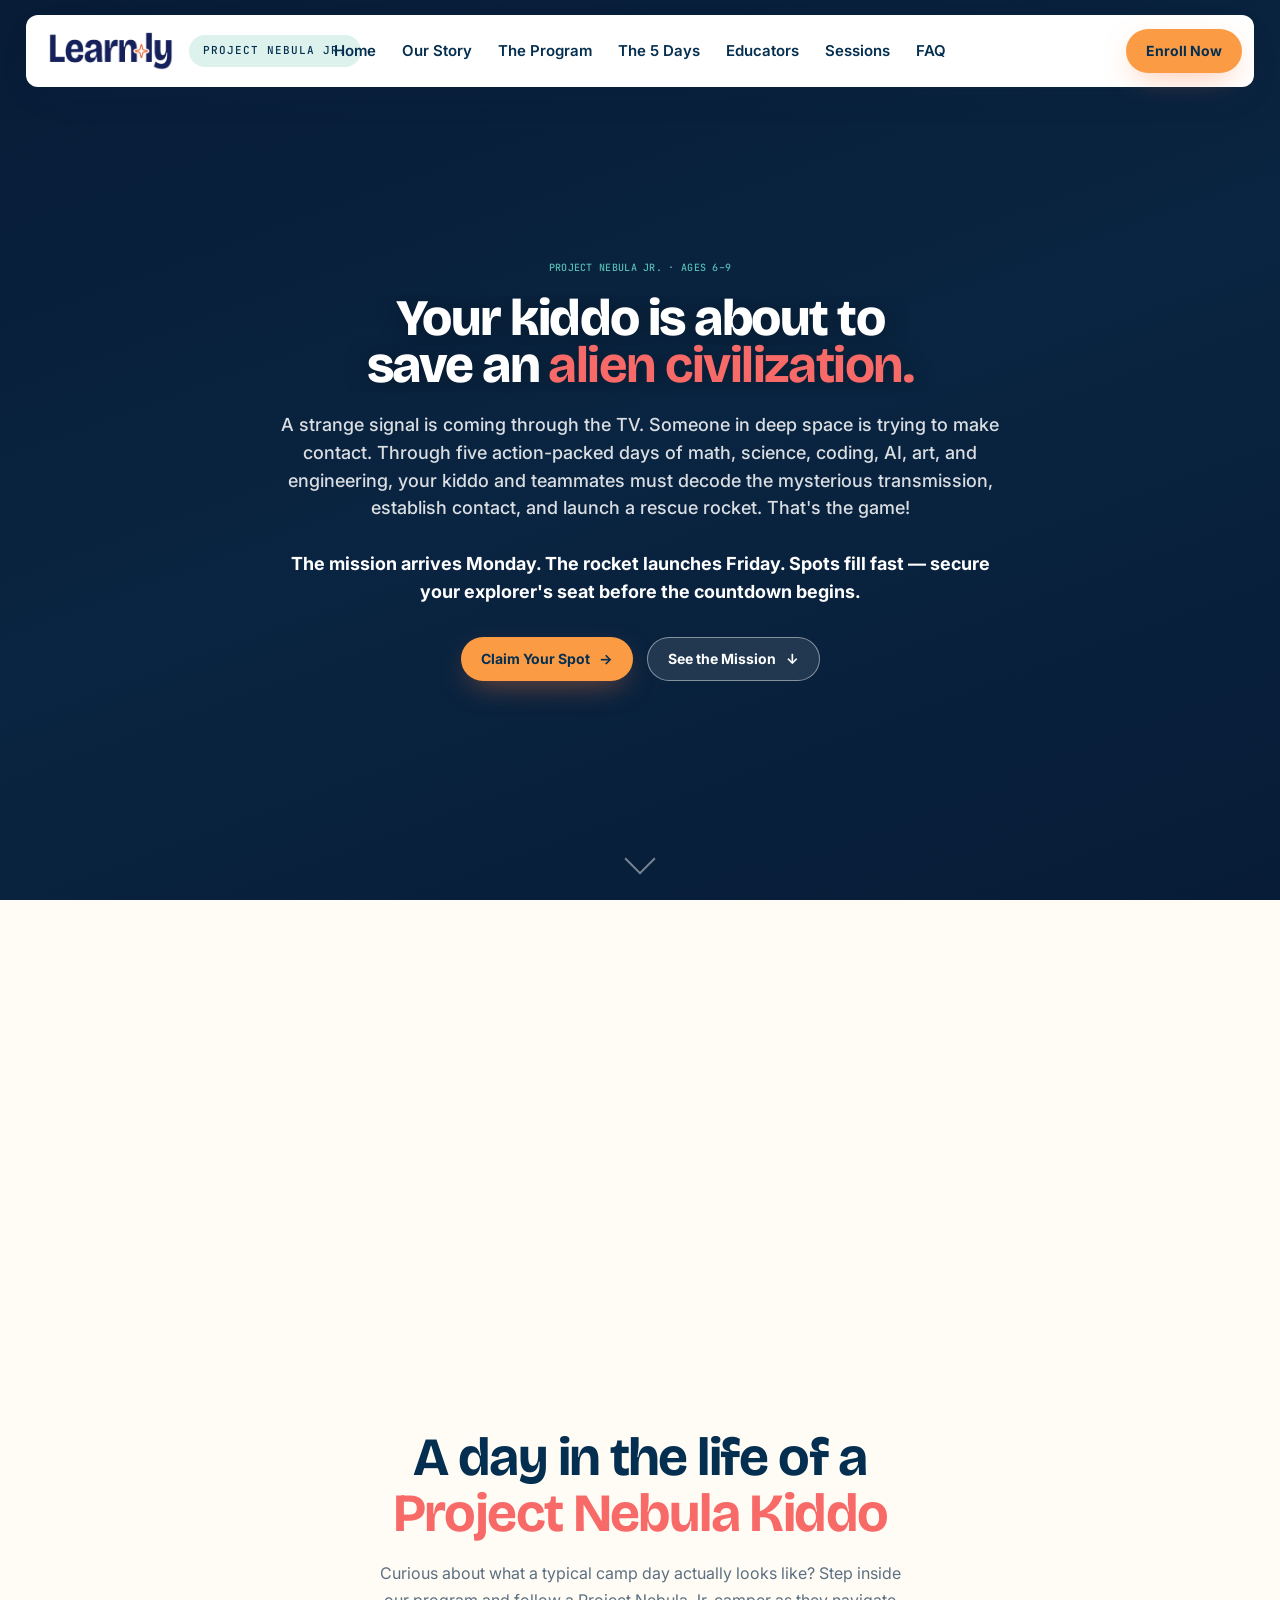
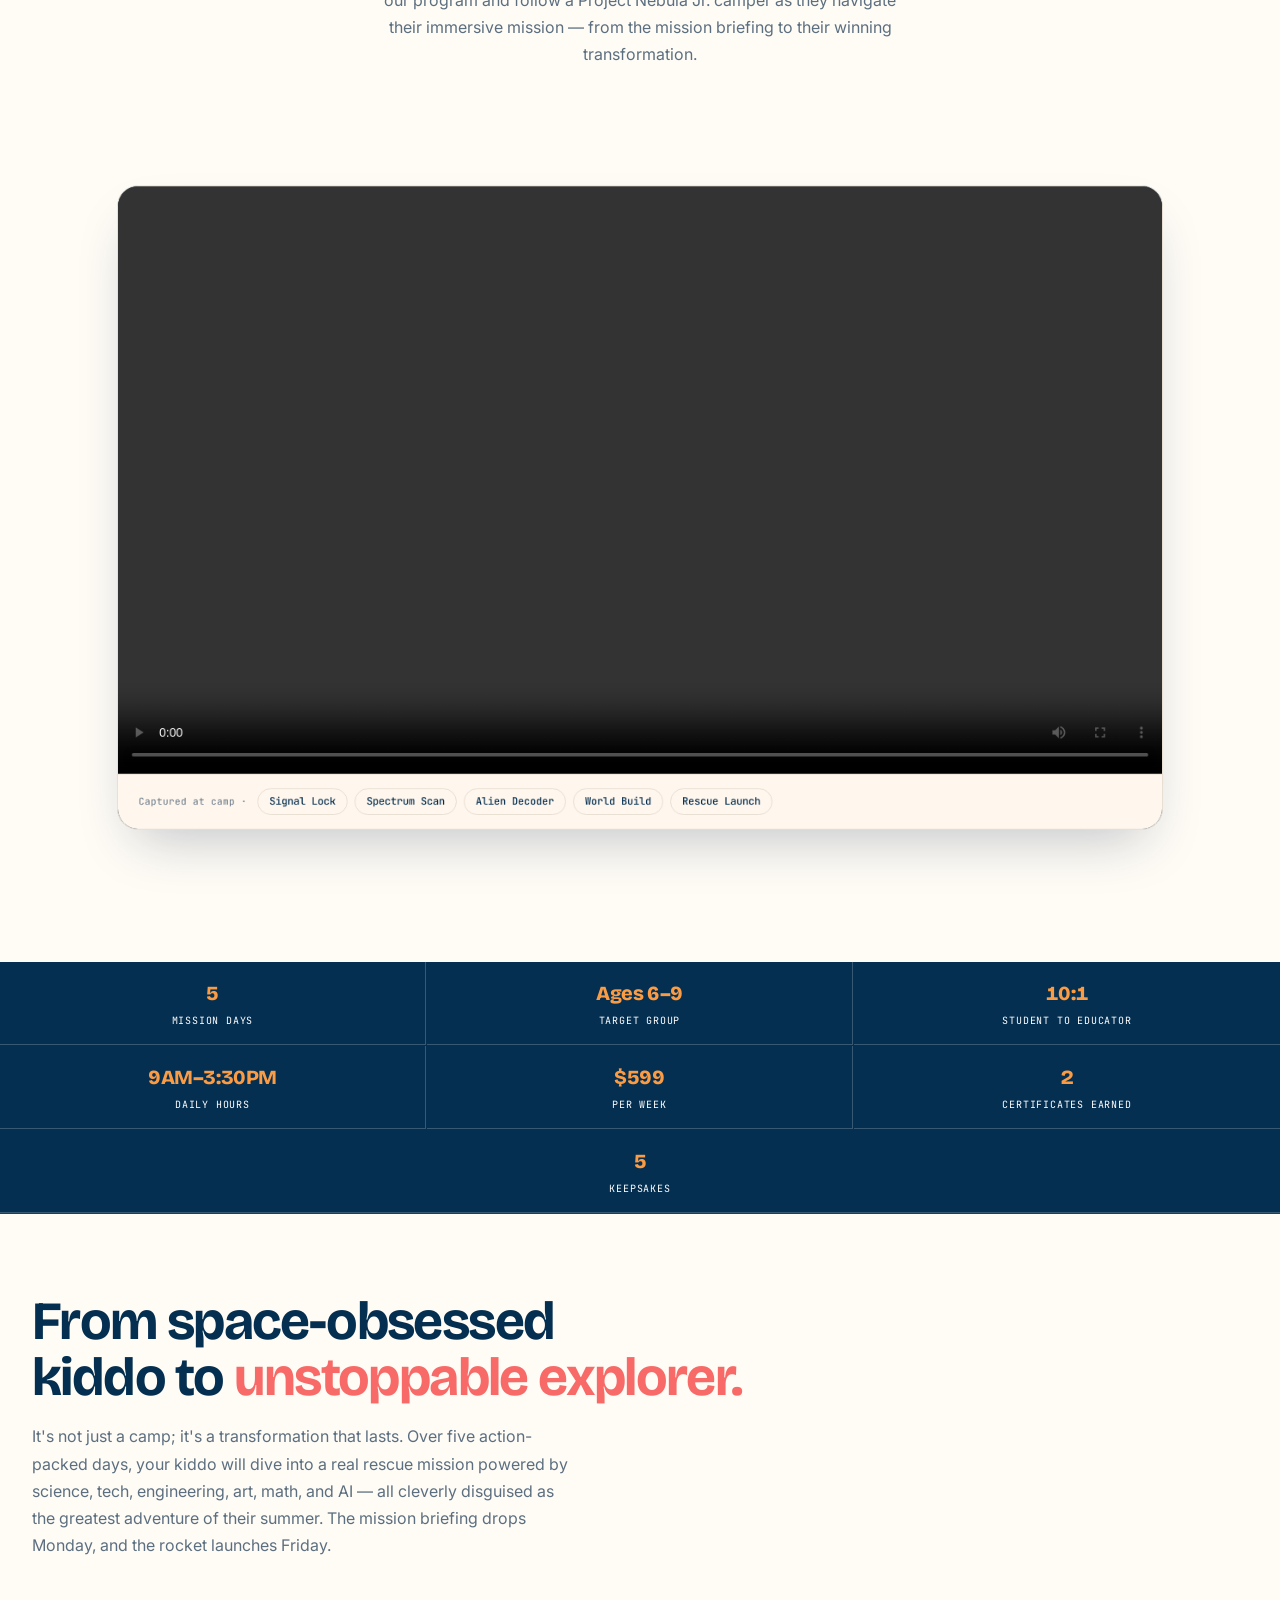
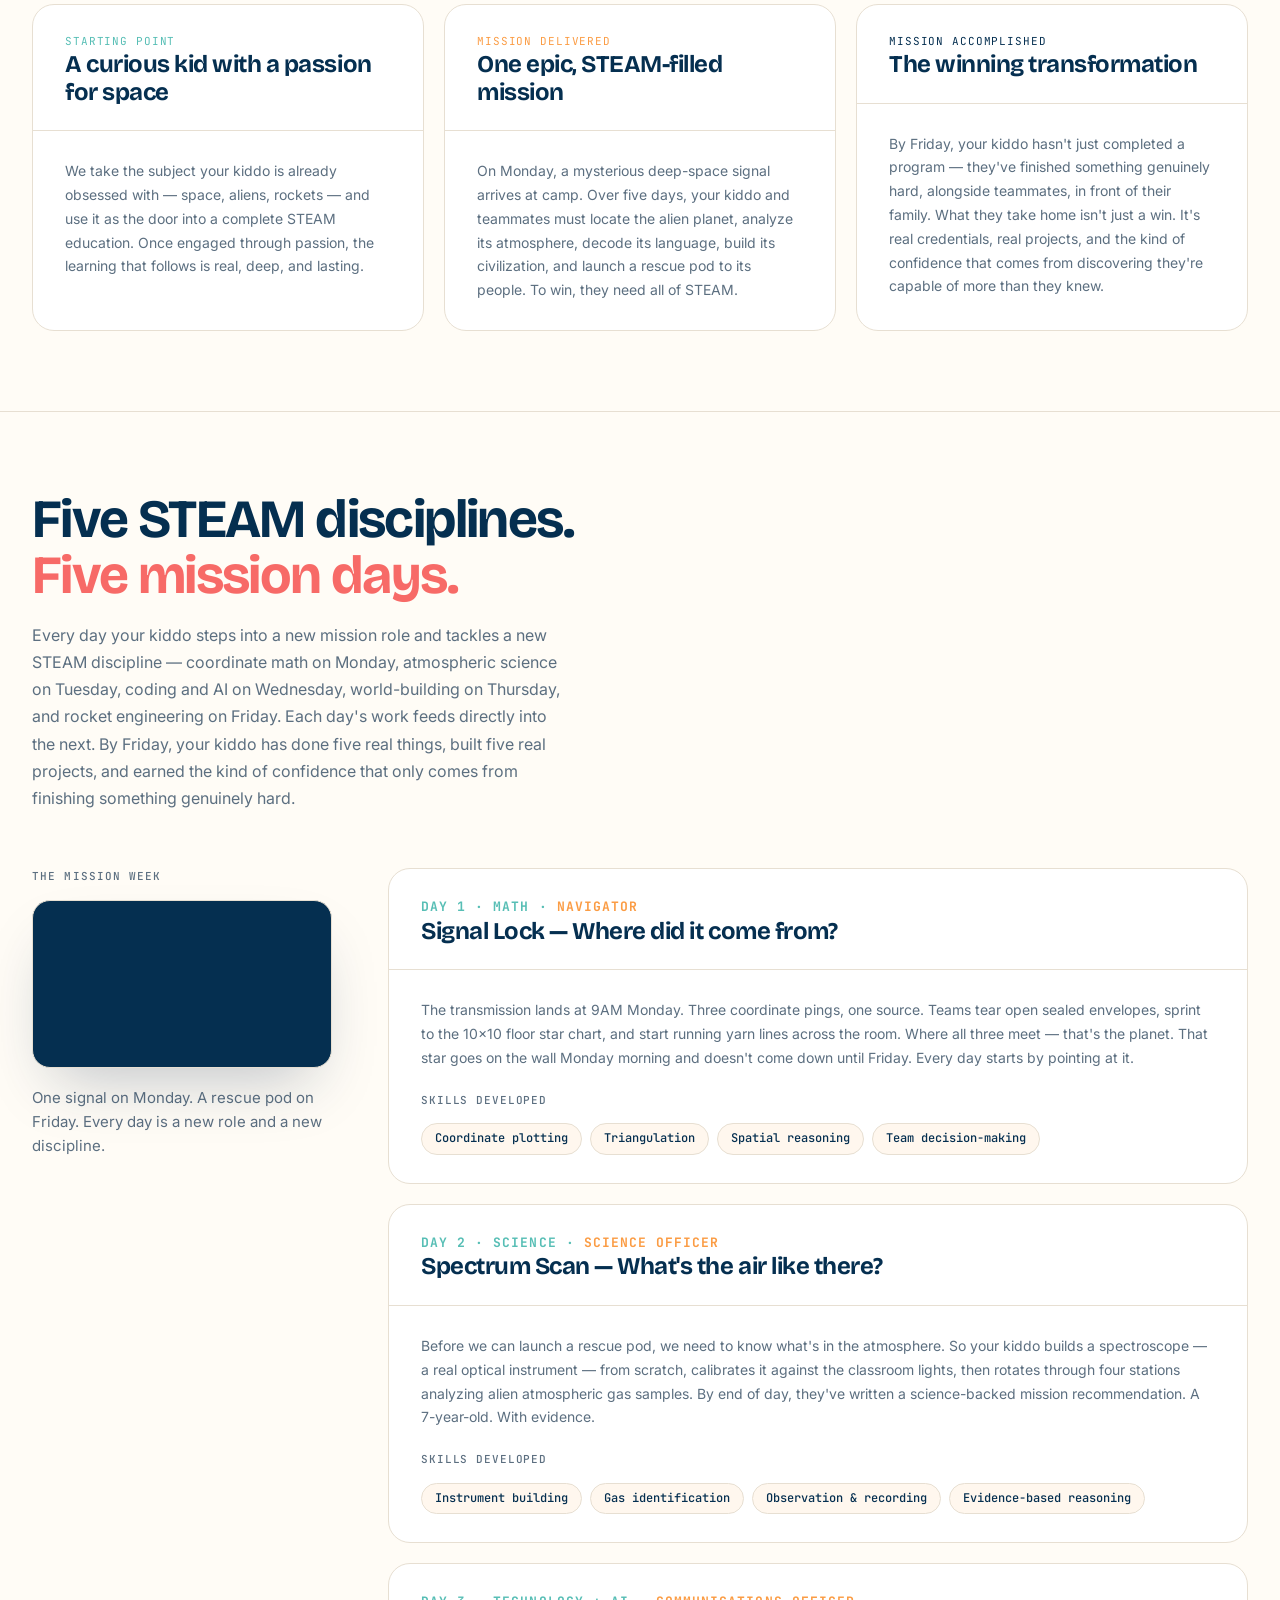
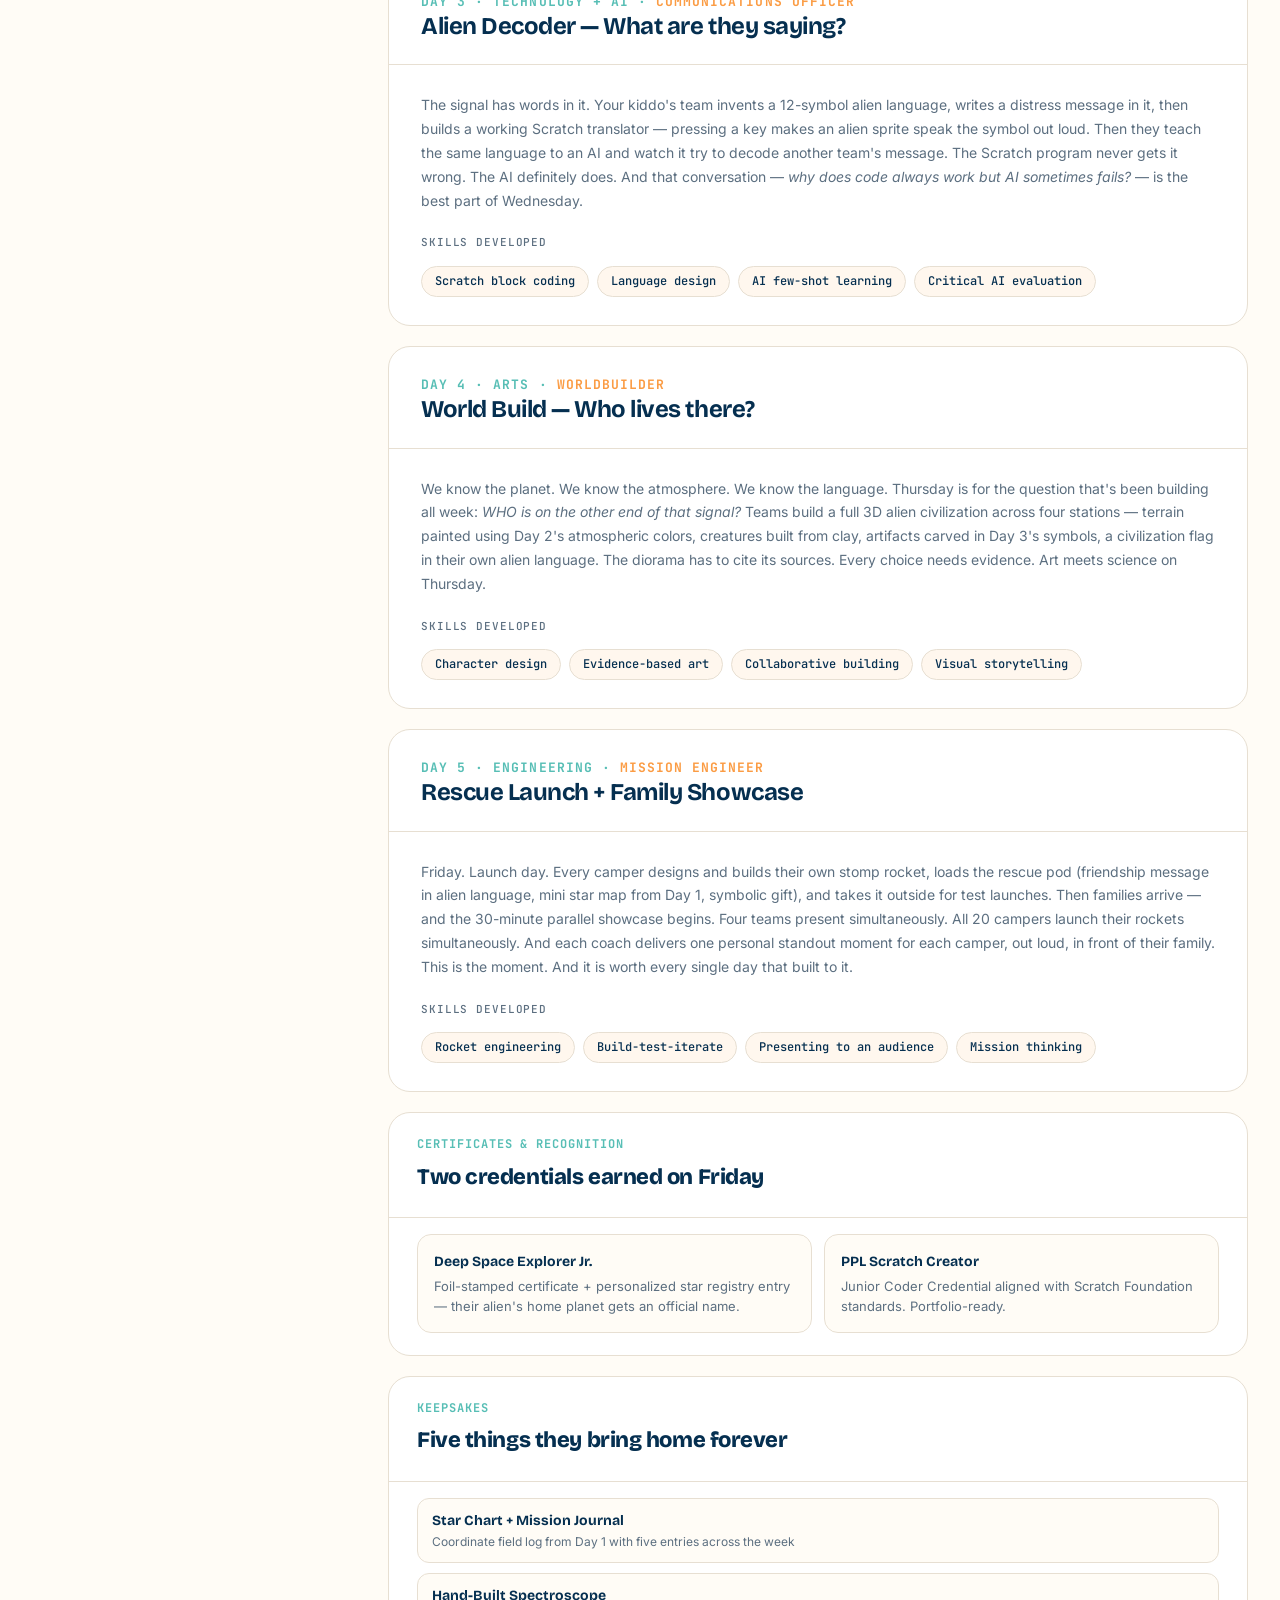
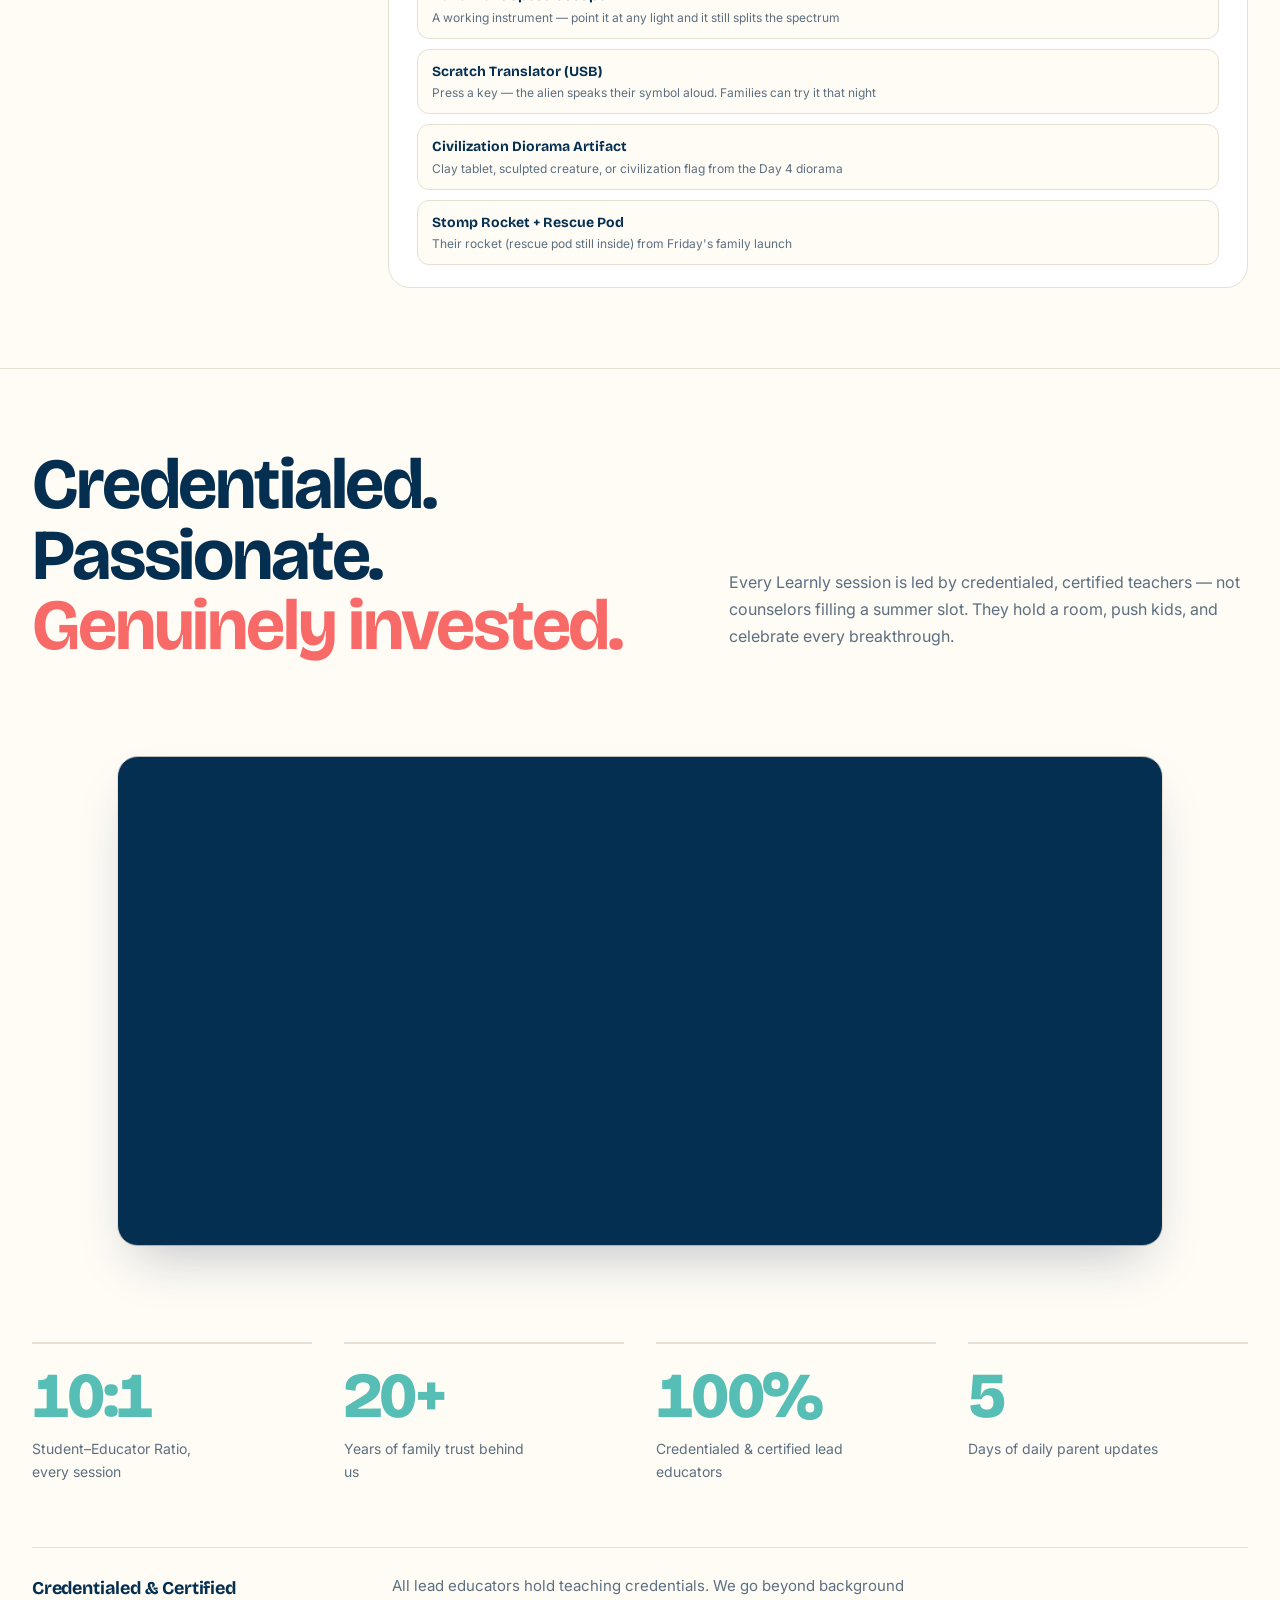
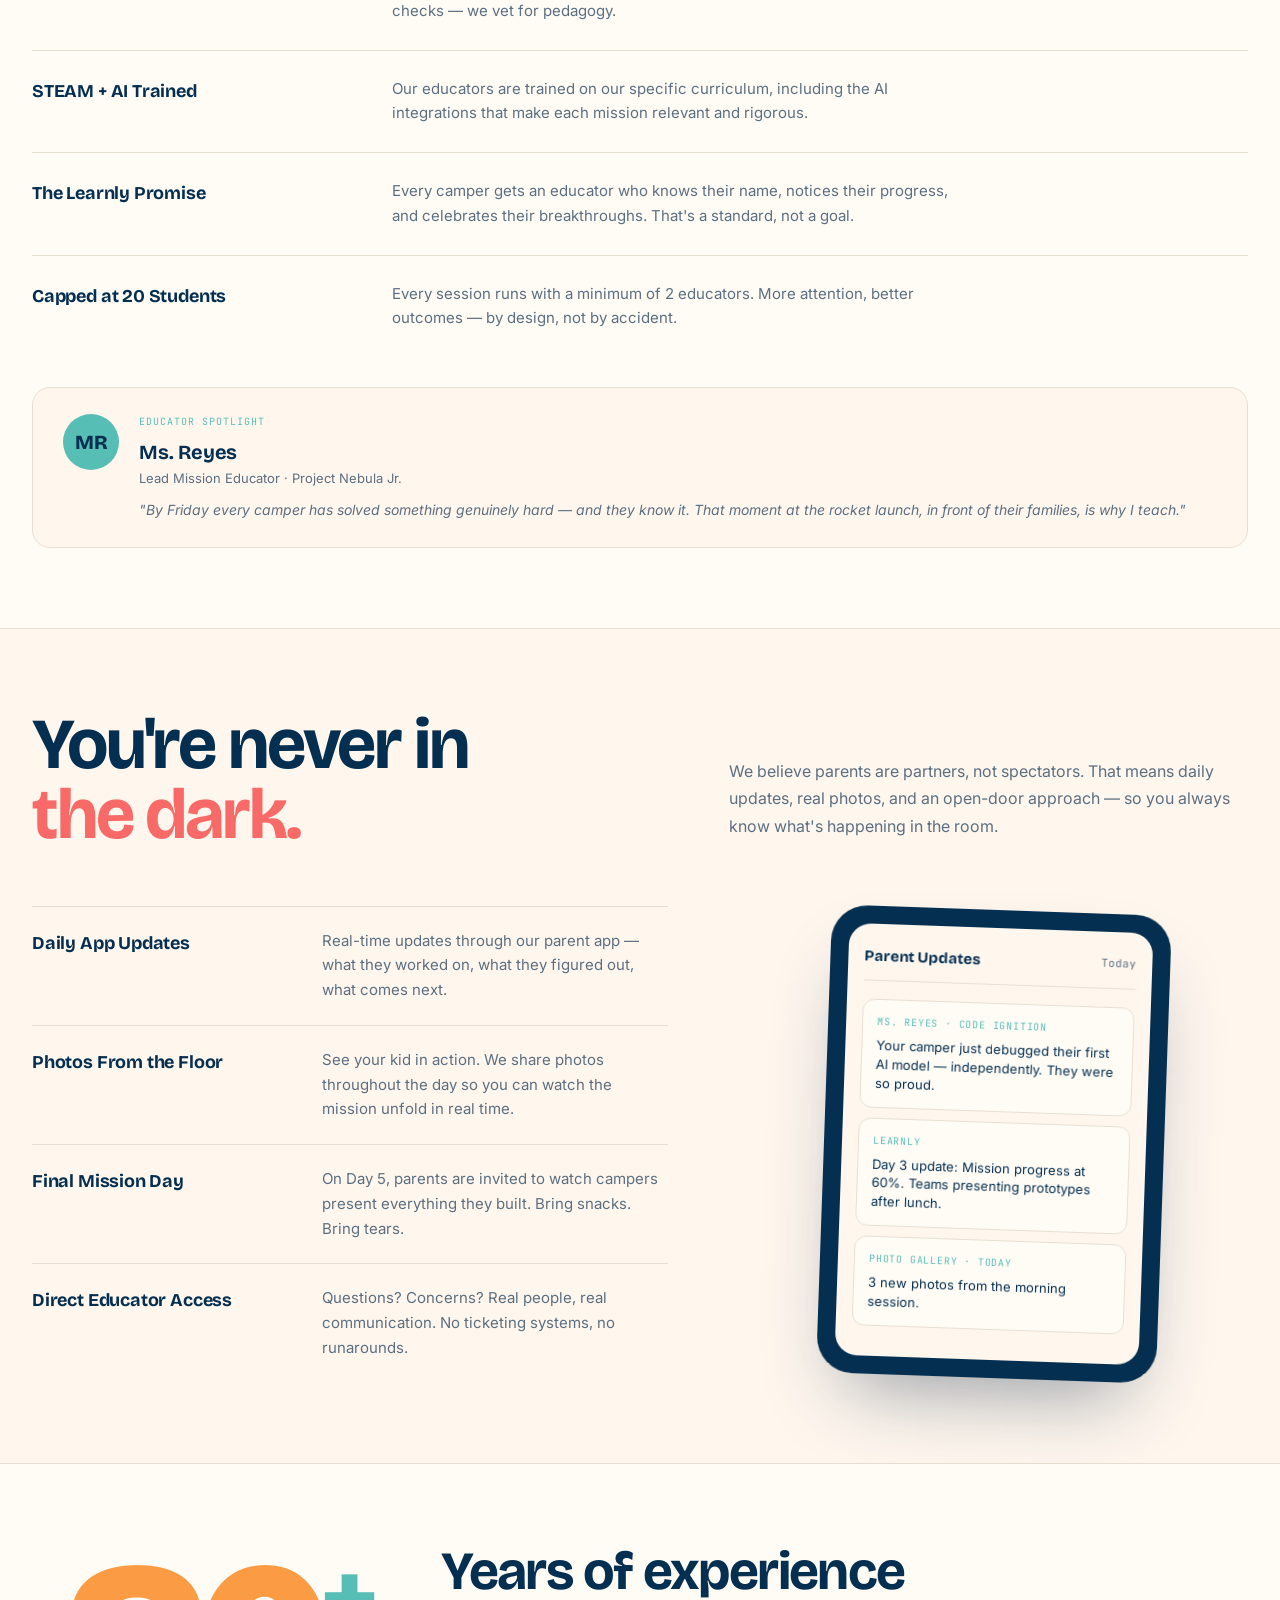
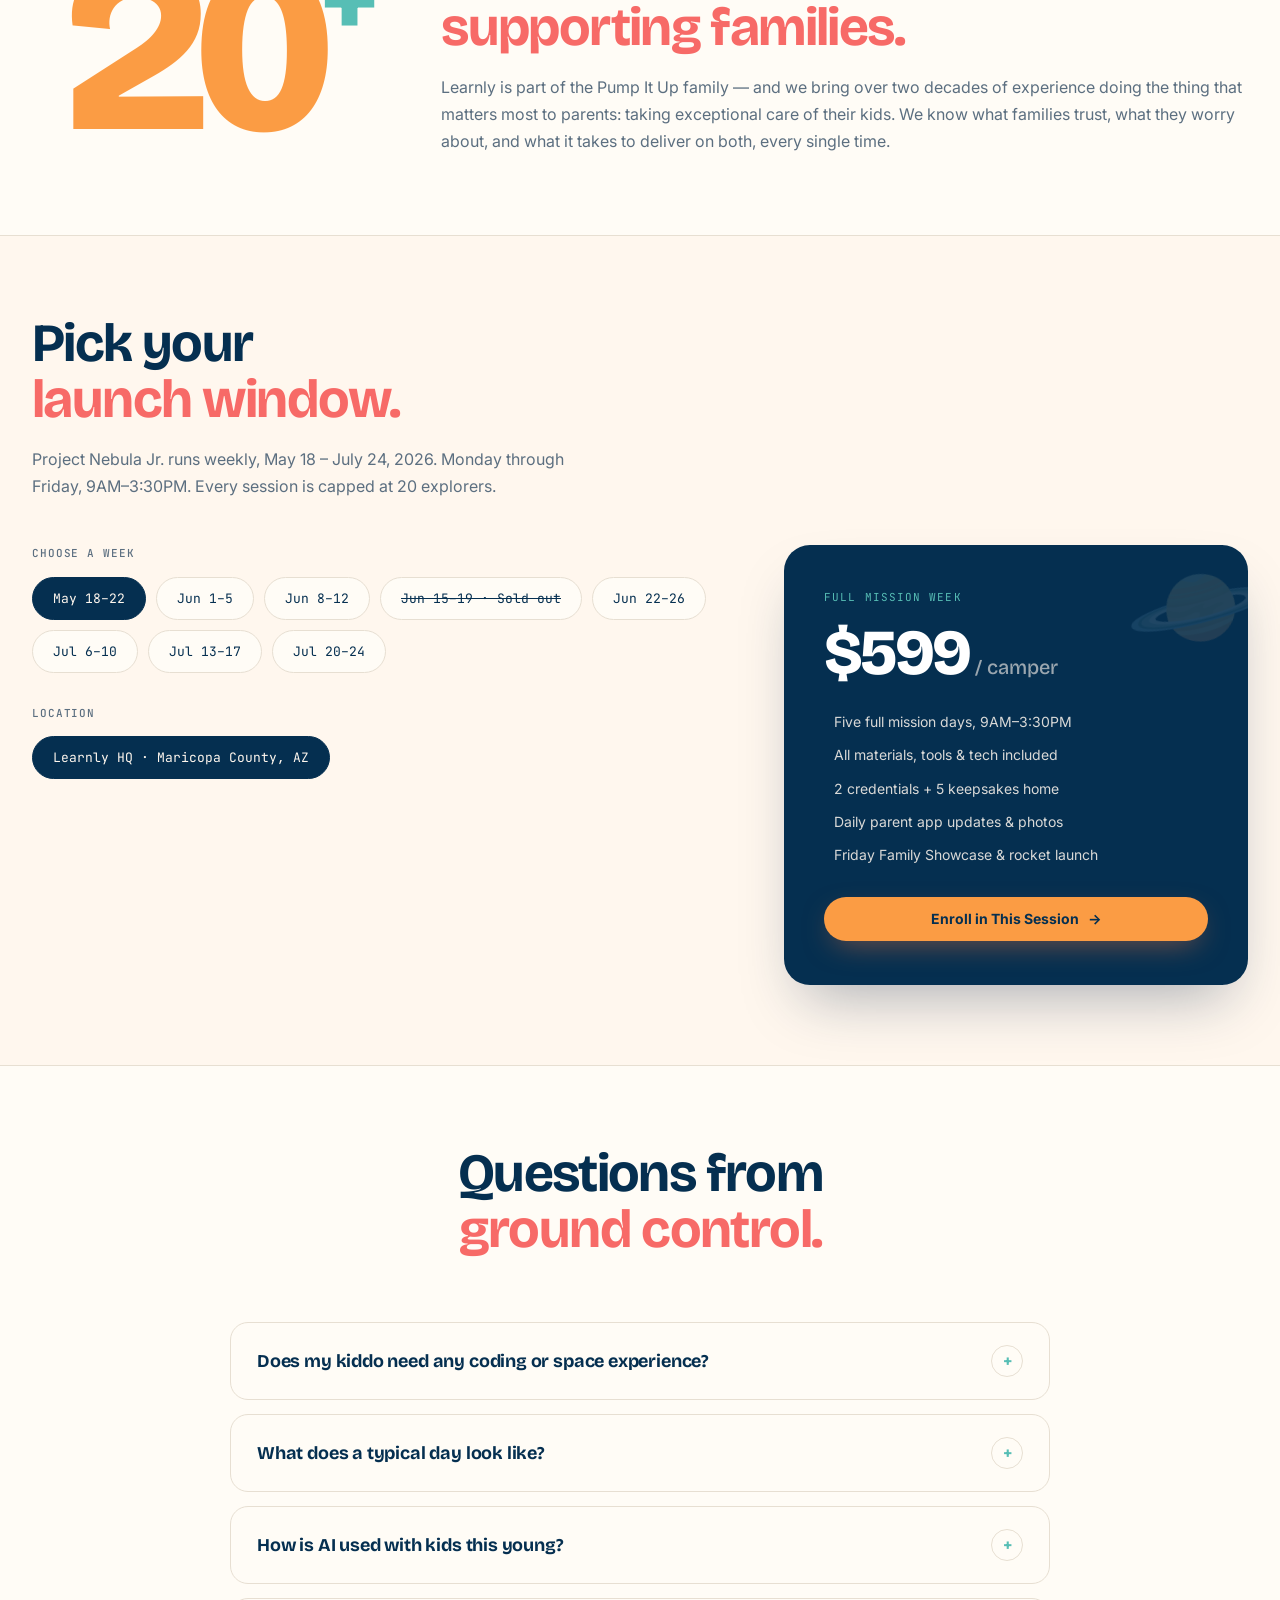
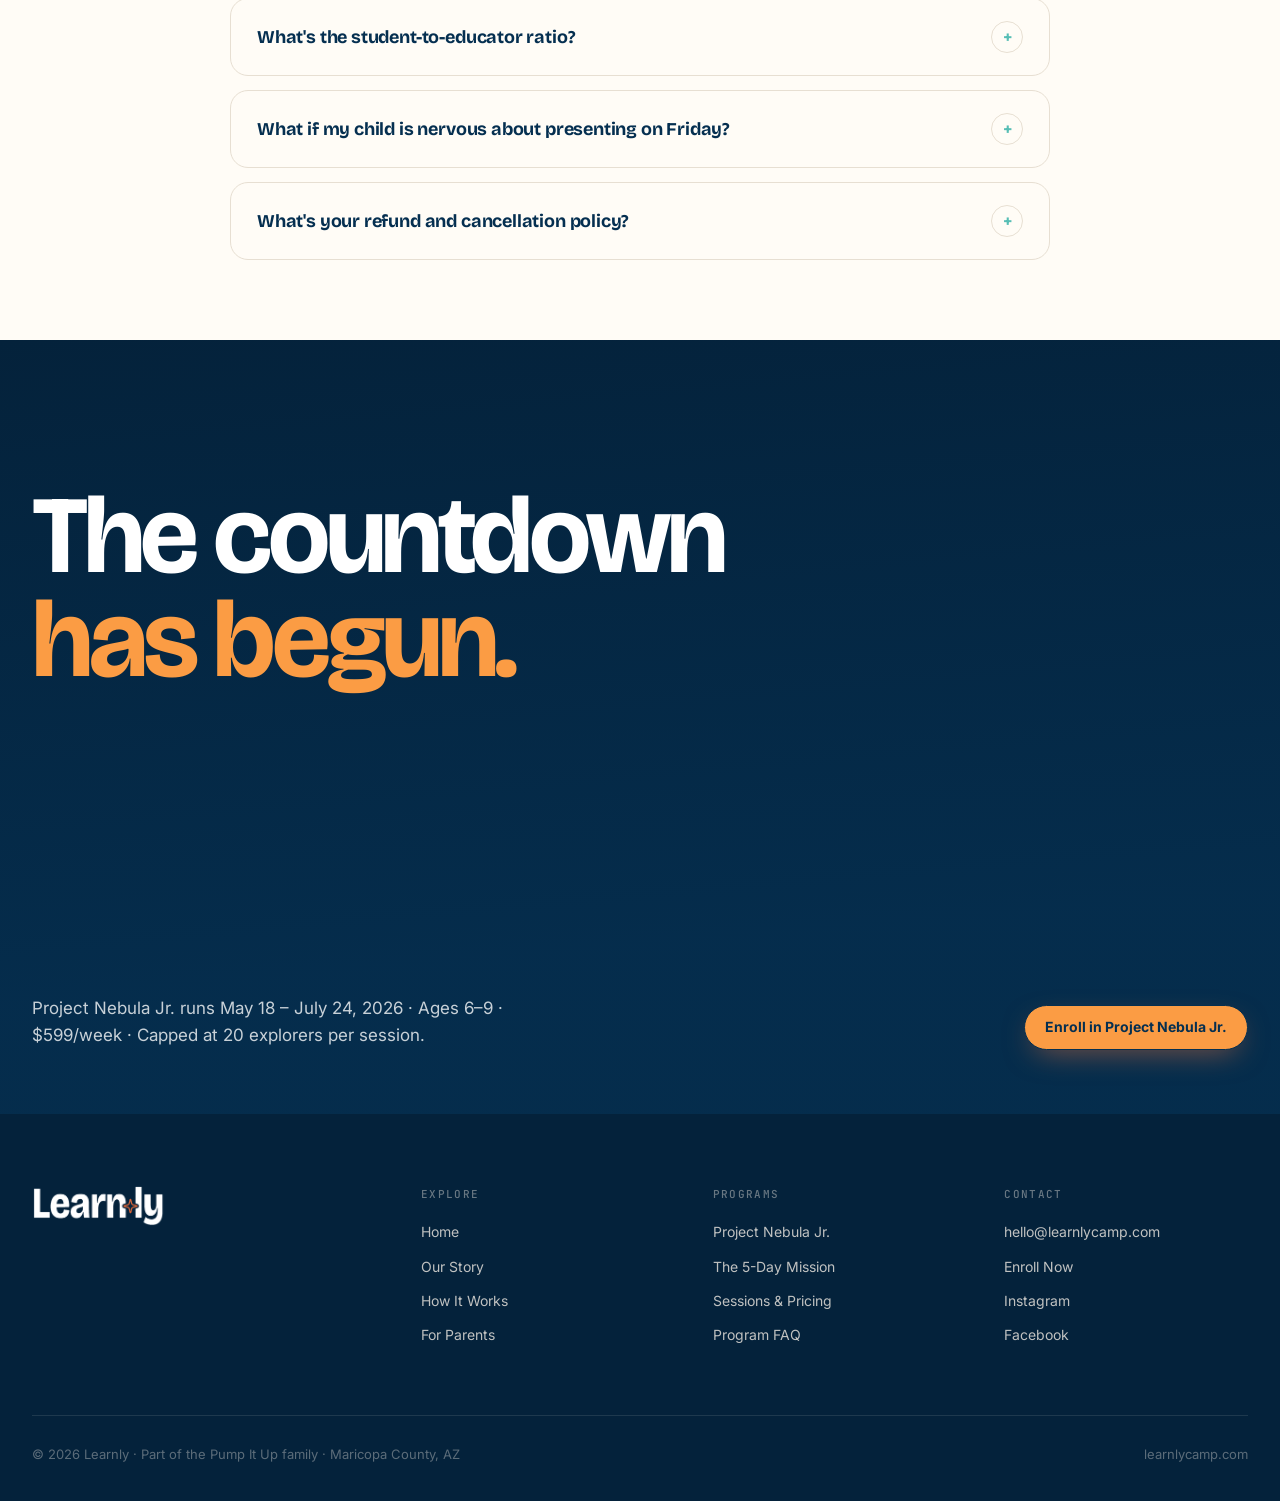
<file: project-nebula.html>
<!DOCTYPE html>
<html lang="en">
<head>
<meta charset="UTF-8">
<meta name="robots" content="noindex">
<meta name="viewport" content="width=device-width, initial-scale=1.0">
<title>Project Nebula Jr. — Space Mission Camp for Ages 6–9 | Learnly</title>
<meta name="description" content="A strange signal is coming through the TV. Over five action-packed days of math, science, coding, AI, art, and engineering, your kiddo will decode the transmission and launch a rescue rocket. Ages 6–9 · $599/week.">
<meta property="og:type" content="website">
<meta property="og:title" content="Project Nebula Jr. — Learnly">
<meta property="og:description" content="Your kiddo is about to save an alien civilization. The mission arrives Monday. The rocket launches Friday.">
<link rel="preconnect" href="https://fonts.googleapis.com">
<link rel="preconnect" href="https://fonts.gstatic.com" crossorigin>
<link href="https://fonts.googleapis.com/css2?family=Bricolage+Grotesque:opsz,wght@12..96,400;12..96,500;12..96,700;12..96,800&family=Inter:ital,wght@0,400;0,500;0,600;0,700;1,400&family=JetBrains+Mono:wght@400;500&display=swap" rel="stylesheet">
<link rel="stylesheet" href="css/nebula.css">
<link rel="stylesheet" href="css/learnly.css">
<link rel="stylesheet" href="css/home.css">
<script>document.documentElement.classList.add('js');</script>
</head>
<body>

<a class="skip-link" href="#main">Skip to content</a>

<div class="scroll-progress" aria-hidden="true"></div>

<nav class="nav" aria-label="Main">
  <div class="nav-inner">
    <a href="index.html" class="nav-logo"><img src="assets/logo.png" alt="Learnly — back to homepage"></a>
    <span class="nav-program">Project Nebula Jr.</span>
    <div class="nav-links">
      <a href="index.html">Home</a>
      <a href="about.html">Our Story</a>
      <a href="#mission">The Program</a>
      <a href="#days">The 5 Days</a>
      <a href="#educators">Educators</a>
      <a href="#sessions">Sessions</a>
      <a href="#faq">FAQ</a>
    </div>
    <a href="#enroll" class="btn btn-orange nav-cta">Enroll Now</a>
    <button class="nav-burger" aria-label="Open menu" aria-expanded="false" aria-controls="mobile-menu">
      <span class="nav-burger-line"></span>
      <span class="nav-burger-line"></span>
    </button>
  </div>
</nav>

<div class="nav-overlay" aria-hidden="true"></div>
<div class="mobile-menu" id="mobile-menu">
  <nav class="mobile-menu-links" aria-label="Mobile">
    <a href="index.html">Home</a>
    <a href="about.html">Our Story</a>
    <a href="#mission">The Program</a>
    <a href="#days">The 5 Days</a>
    <a href="#educators">Educators</a>
    <a href="#sessions">Sessions</a>
    <a href="#faq">FAQ</a>
  </nav>
  <a href="#enroll" class="btn btn-orange mobile-menu-cta">Enroll Now</a>
</div>

<main id="main">

<header class="hero-pin" data-hero-pin>
  <div class="hero-sticky">
    <div class="hero-media" data-hero-media>
      <video autoplay muted loop playsinline preload="metadata" aria-label="Project Nebula Jr. mission trailer">
        <source src="assets/hero-loop.mp4" type="video/mp4">
      </video>
      <div class="hero-media-overlay"></div>
    </div>

    <div class="hero-content hero-fg" data-hero-content>
      <div class="hero-eyebrow delay-1" data-reveal="blur">Project Nebula Jr. · Ages 6–9</div>
      <h1 data-split data-split-delay="350">
        <span class="split-line">Your kiddo is about to</span>
        <span class="split-line">save an <em class="custom">alien civilization.</em></span>
      </h1>
      <p class="hero-sub delay-6" data-reveal="blur">
        A strange signal is coming through the TV. Someone in deep space is trying to make contact. Through five action-packed days of math, science, coding, AI, art, and engineering, your kiddo and teammates must decode the mysterious transmission, establish contact, and launch a rescue rocket. That's the game!<br><br>
        <strong>The mission arrives Monday. The rocket launches Friday. Spots fill fast — secure your explorer's seat before the countdown begins.</strong>
      </p>
      <div class="hero-cta delay-7" data-reveal="blur">
        <a href="#enroll" class="btn btn-orange">Claim Your Spot <span class="btn-arrow horizontal">↓</span></a>
        <a href="#mission" class="btn btn-ghost">See the Mission <span class="btn-arrow">↓</span></a>
      </div>
    </div>

    <div class="hero-scroll-hint">
      <div class="scroll-arrow"></div>
    </div>
  </div>
</header>

<section id="day-in-life">
  <div class="container">
    <div class="section-header center" data-reveal>
      <h2>A day in the life of a<br><em class="custom">Project Nebula Kiddo</em></h2>
      <p class="section-lede section-lede--center">Curious about what a typical camp day actually looks like? Step inside our program and follow a Project Nebula Jr. camper as they navigate their immersive mission — from the mission briefing to their winning transformation.</p>
    </div>
    <div class="stretch-wrap" data-reveal>
      <div class="video-frame" data-stretch data-cursor="Play">
        <video class="ratio-video" controls playsinline preload="metadata" aria-label="A day in the life of a Project Nebula Jr. camper">
          <source src="assets/Learnly_Project Nebula_Privileged_Confidential.mp4" type="video/mp4">
        </video>
        <div class="video-caption">
          <span class="video-caption-label">Captured at camp ·</span>
          <span class="chip">Signal Lock</span>
          <span class="chip">Spectrum Scan</span>
          <span class="chip">Alien Decoder</span>
          <span class="chip">World Build</span>
          <span class="chip">Rescue Launch</span>
        </div>
      </div>
    </div>
  </div>
</section>
<div class="stats-bar">
  <div class="container-wide">
    <div class="stats-inner">
      <div class="stat-item"><div class="stat-num" data-count="5">0</div><div class="stat-lbl">Mission Days</div></div>
      <div class="stat-item"><div class="stat-num">Ages 6–9</div><div class="stat-lbl">Target Group</div></div>
      <div class="stat-item"><div class="stat-num"><span data-count="10">0</span>:1</div><div class="stat-lbl">Student to Educator</div></div>
      <div class="stat-item"><div class="stat-num">9AM–3:30PM</div><div class="stat-lbl">Daily Hours</div></div>
      <div class="stat-item"><div class="stat-num"><span data-count="599" data-prefix="$">$0</span></div><div class="stat-lbl">Per Week</div></div>
      <div class="stat-item"><div class="stat-num" data-count="2">0</div><div class="stat-lbl">Certificates Earned</div></div>
      <div class="stat-item"><div class="stat-num" data-count="5">0</div><div class="stat-lbl">Keepsakes</div></div>
    </div>
  </div>
</div>



<section id="mission">
  <div class="container">
    <div class="section-header section-header--wide" data-reveal>
      <h2>From space-obsessed <br> kiddo to <em class="custom">unstoppable explorer.</em></h2>
      <p class="section-lede">It's not just a camp; it's a transformation that lasts. Over five action-packed days, your kiddo will dive into a real rescue mission powered by science, tech, engineering, art, math, and AI — all cleverly disguised as the greatest adventure of their summer. The mission briefing drops Monday, and the rocket launches Friday.</p>
    </div>
    <div class="mission-grid" data-stagger>
      <div class="panel">
        <div class="panel-header">
          <div><div class="panel-step">Starting point</div><div class="panel-title">A curious kid with a passion for space</div></div>
        </div>
        <div class="panel-body">
          <p class="panel-desc">We take the subject your kiddo is already obsessed with — space, aliens, rockets — and use it as the door into a complete STEAM education. Once engaged through passion, the learning that follows is real, deep, and lasting.</p>
        </div>
      </div>
      <div class="panel">
        <div class="panel-header">
          <div><div class="panel-step panel-step--orange">Mission Delivered</div><div class="panel-title">One epic, STEAM-filled mission</div></div>
        </div>
        <div class="panel-body">
          <p class="panel-desc">On Monday, a mysterious deep-space signal arrives at camp. Over five days, your kiddo and teammates must locate the alien planet, analyze its atmosphere, decode its language, build its civilization, and launch a rescue pod to its people. To win, they need all of STEAM.</p>
        </div>
      </div>
      <div class="panel">
        <div class="panel-header">
          <div><div class="panel-step panel-step--navy">Mission Accomplished</div><div class="panel-title">The winning transformation</div></div>
        </div>
        <div class="panel-body">
          <p class="panel-desc">By Friday, your kiddo hasn't just completed a program — they've finished something genuinely hard, alongside teammates, in front of their family. What they take home isn't just a win. It's real credentials, real projects, and the kind of confidence that comes from discovering they're capable of more than they knew.</p>
        </div>
      </div>
    </div>
  </div>
</section>

<section class="journey" id="days">
  <div class="container">
    <div class="days-intro">
      <div data-reveal="left">
        <h2>Five STEAM disciplines.<br><em class='custom'>Five mission days.</em></h2>
        <p class="section-lede">Every day your kiddo steps into a new mission role and tackles a new STEAM discipline — coordinate math on Monday, atmospheric science on Tuesday, coding and AI on Wednesday, world-building on Thursday, and rocket engineering on Friday. Each day's work feeds directly into the next. By Friday, your kiddo has done five real things, built five real projects, and earned the kind of confidence that only comes from finishing something genuinely hard.</p>
      </div>
    </div>

    <div class="days-flow">
      <div class="days-aside" data-reveal="left">
        <p class="days-aside-label">The mission week</p>
        <div class="video-frame ratio-video" data-cursor="Play" data-lightbox="assets/nebula-days.mp4" role="button" tabindex="0" aria-label="Play the five days video">
          <video autoplay muted loop playsinline preload="metadata" aria-label="Five days of Project Nebula Jr.">
            <source src="assets/nebula-days.mp4" type="video/mp4">
          </video>
        </div>
        <p class="days-aside-note">One signal on Monday. A rescue pod on Friday. Every day is a new role and a new discipline.</p>
      </div>
      <div class="panels">
        <div class="panel" id="day1" data-reveal>
          <div class="panel-header">
            <div>
              <div class="panel-step panel-step--day">Day 1 · Math · <span class="day-role">Navigator</span></div>
              <div class="panel-title">Signal Lock — Where did it come from?</div>
            </div>
          </div>
          <div class="panel-body">
            <p class="panel-desc">The transmission lands at 9AM Monday. Three coordinate pings, one source. Teams tear open sealed envelopes, sprint to the 10×10 floor star chart, and start running yarn lines across the room. Where all three meet — that's the planet. That star goes on the wall Monday morning and doesn't come down until Friday. Every day starts by pointing at it.</p>
            <div class="row-label">Skills developed</div>
            <div class="chips"><span class="chip">Coordinate plotting</span><span class="chip">Triangulation</span><span class="chip">Spatial reasoning</span><span class="chip">Team decision-making</span></div>
          </div>
        </div>

        <div class="panel" id="day2" data-reveal>
          <div class="panel-header">
            <div>
              <div class="panel-step panel-step--day">Day 2 · Science · <span class="day-role">Science Officer</span></div>
              <div class="panel-title">Spectrum Scan — What's the air like there?</div>
            </div>
          </div>
          <div class="panel-body">
            <p class="panel-desc">Before we can launch a rescue pod, we need to know what's in the atmosphere. So your kiddo builds a spectroscope — a real optical instrument — from scratch, calibrates it against the classroom lights, then rotates through four stations analyzing alien atmospheric gas samples. By end of day, they've written a science-backed mission recommendation. A 7-year-old. With evidence.</p>
            <div class="row-label">Skills developed</div>
            <div class="chips"><span class="chip">Instrument building</span><span class="chip">Gas identification</span><span class="chip">Observation &amp; recording</span><span class="chip">Evidence-based reasoning</span></div>
          </div>
        </div>

        <div class="panel" id="day3" data-reveal>
          <div class="panel-header">
            <div>
              <div class="panel-step panel-step--day">Day 3 · Technology + AI · <span class="day-role">Communications Officer</span></div>
              <div class="panel-title">Alien Decoder — What are they saying?</div>
            </div>
          </div>
          <div class="panel-body">
            <p class="panel-desc">The signal has words in it. Your kiddo's team invents a 12-symbol alien language, writes a distress message in it, then builds a working Scratch translator — pressing a key makes an alien sprite speak the symbol out loud. Then they teach the same language to an AI and watch it try to decode another team's message. The Scratch program never gets it wrong. The AI definitely does. And that conversation — <em>why does code always work but AI sometimes fails?</em> — is the best part of Wednesday.</p>
            <div class="row-label">Skills developed</div>
            <div class="chips"><span class="chip">Scratch block coding</span><span class="chip">Language design</span><span class="chip">AI few-shot learning</span><span class="chip">Critical AI evaluation</span></div>
          </div>
        </div>

        <div class="panel" id="day4" data-reveal>
          <div class="panel-header">
            <div>
              <div class="panel-step panel-step--day">Day 4 · Arts · <span class="day-role">Worldbuilder</span></div>
              <div class="panel-title">World Build — Who lives there?</div>
            </div>
          </div>
          <div class="panel-body">
            <p class="panel-desc">We know the planet. We know the atmosphere. We know the language. Thursday is for the question that's been building all week: <em>WHO is on the other end of that signal?</em> Teams build a full 3D alien civilization across four stations — terrain painted using Day 2's atmospheric colors, creatures built from clay, artifacts carved in Day 3's symbols, a civilization flag in their own alien language. The diorama has to cite its sources. Every choice needs evidence. Art meets science on Thursday.</p>
            <div class="row-label">Skills developed</div>
            <div class="chips"><span class="chip">Character design</span><span class="chip">Evidence-based art</span><span class="chip">Collaborative building</span><span class="chip">Visual storytelling</span></div>
          </div>
        </div>

        <div class="panel" id="day5" data-reveal>
          <div class="panel-header">
            <div>
              <div class="panel-step panel-step--day">Day 5 · Engineering · <span class="day-role">Mission Engineer</span></div>
              <div class="panel-title">Rescue Launch + Family Showcase</div>
            </div>
          </div>
          <div class="panel-body">
            <p class="panel-desc">Friday. Launch day. Every camper designs and builds their own stomp rocket, loads the rescue pod (friendship message in alien language, mini star map from Day 1, symbolic gift), and takes it outside for test launches. Then families arrive — and the 30-minute parallel showcase begins. Four teams present simultaneously. All 20 campers launch their rockets simultaneously. And each coach delivers one personal standout moment for each camper, out loud, in front of their family. This is the moment. And it is worth every single day that built to it.</p>
            <div class="row-label">Skills developed</div>
            <div class="chips"><span class="chip">Rocket engineering</span><span class="chip">Build-test-iterate</span><span class="chip">Presenting to an audience</span><span class="chip">Mission thinking</span></div>
          </div>
        </div>

        <div class="reward-card" data-reveal>
          <div class="reward-head">
            <div>
              <div class="reward-kicker">Certificates &amp; Recognition</div>
              <div class="reward-title">Two credentials earned on Friday</div>
            </div>
          </div>
          <div class="cert-grid">
            <div class="cert"><div class="cert-name">Deep Space Explorer Jr.</div><div class="cert-desc">Foil-stamped certificate + personalized star registry entry — their alien's home planet gets an official name.</div></div>
            <div class="cert"><div class="cert-name">PPL Scratch Creator</div><div class="cert-desc">Junior Coder Credential aligned with Scratch Foundation standards. Portfolio-ready.</div></div>
          </div>
        </div>

        <div class="reward-card" data-reveal>
          <div class="reward-head">
            <div>
              <div class="reward-kicker">Keepsakes</div>
              <div class="reward-title">Five things they bring home forever</div>
            </div>
          </div>
          <div class="keepsakes" data-stagger>
            <div class="keepsake"><div><div class="keepsake-name">Star Chart + Mission Journal</div><div class="keepsake-desc">Coordinate field log from Day 1 with five entries across the week</div></div></div>
            <div class="keepsake"><div><div class="keepsake-name">Hand-Built Spectroscope</div><div class="keepsake-desc">A working instrument — point it at any light and it still splits the spectrum</div></div></div>
            <div class="keepsake"><div><div class="keepsake-name">Scratch Translator (USB)</div><div class="keepsake-desc">Press a key — the alien speaks their symbol aloud. Families can try it that night</div></div></div>
            <div class="keepsake"><div><div class="keepsake-name">Civilization Diorama Artifact</div><div class="keepsake-desc">Clay tablet, sculpted creature, or civilization flag from the Day 4 diorama</div></div></div>
            <div class="keepsake"><div><div class="keepsake-name">Stomp Rocket + Rescue Pod</div><div class="keepsake-desc">Their rocket (rescue pod still inside) from Friday's family launch</div></div></div>
          </div>
        </div>
      </div>
    </div>
  </div>
</section>


<section class="educators-light" id="educators">
  <div class="container">
    <div class="split-header" data-reveal>
      <div>
        <h2 class="h2-xl">Credentialed. Passionate.<br><em class="custom">Genuinely invested.</em></h2>
      </div>
      <p class="section-lede">Every Learnly session is led by credentialed, certified teachers — not counselors filling a summer slot. They hold a room, push kids, and celebrate every breakthrough.</p>
    </div>
    <div class="stretch-wrap" data-reveal>
      <div class="video-frame ed-feature" data-stretch data-cursor="Play" data-lightbox="assets/educators.mp4" role="button" tabindex="0" aria-label="Play educators video">
        <video autoplay muted loop playsinline preload="metadata" aria-label="Learnly educators at work">
          <source src="assets/educators.mp4" type="video/mp4">
        </video>
      </div>
    </div>
    <div class="stat-row" data-stagger>
      <div class="stat-cell"><div class="stat-cell-num"><span data-count="10">0</span>:1</div><div class="stat-cell-label">Student–Educator Ratio, every session</div></div>
      <div class="stat-cell"><div class="stat-cell-num" data-count="20" data-suffix="+">0+</div><div class="stat-cell-label">Years of family trust behind us</div></div>
      <div class="stat-cell"><div class="stat-cell-num" data-count="100" data-suffix="%">0%</div><div class="stat-cell-label">Credentialed &amp; certified lead educators</div></div>
      <div class="stat-cell"><div class="stat-cell-num" data-count="5">0</div><div class="stat-cell-label">Days of daily parent updates</div></div>
    </div>
    <div class="trust-rows" data-stagger>
      <div class="trust-row"><div class="trust-row-title">Credentialed &amp; Certified</div><p>All lead educators hold teaching credentials. We go beyond background checks — we vet for pedagogy.</p></div>
      <div class="trust-row"><div class="trust-row-title">STEAM + AI Trained</div><p>Our educators are trained on our specific curriculum, including the AI integrations that make each mission relevant and rigorous.</p></div>
      <div class="trust-row"><div class="trust-row-title">The Learnly Promise</div><p>Every camper gets an educator who knows their name, notices their progress, and celebrates their breakthroughs. That's a standard, not a goal.</p></div>
      <div class="trust-row"><div class="trust-row-title">Capped at 20 Students</div><p>Every session runs with a minimum of 2 educators. More attention, better outcomes — by design, not by accident.</p></div>
    </div>
    <div class="spotlight-card" data-reveal>
      <div class="spotlight-ava">MR</div>
      <div>
        <div class="spotlight-kicker">Educator Spotlight</div>
        <div class="spotlight-name">Ms. Reyes</div>
        <div class="spotlight-role">Lead Mission Educator · Project Nebula Jr.</div>
        <p class="spotlight-quote">"By Friday every camper has solved something genuinely hard — and they know it. That moment at the rocket launch, in front of their families, is why I teach."</p>
      </div>
    </div>
  </div>
</section>

<section class="parents-section" id="parents">
  <div class="container">
    <div class="split-header" data-reveal>
      <div>
        <h2 class="h2-xl">You're never in <br> <em class="custom">the dark.</em></h2>
      </div>
      <p class="section-lede">We believe parents are partners, not spectators. That means daily updates, real photos, and an open-door approach — so you always know what's happening in the room.</p>
    </div>
    <div class="parents-grid">
      <div class="parents-rows" data-stagger>
        <div class="trust-row"><div class="trust-row-title">Daily App Updates</div><p>Real-time updates through our parent app — what they worked on, what they figured out, what comes next.</p></div>
        <div class="trust-row"><div class="trust-row-title">Photos From the Floor</div><p>See your kid in action. We share photos throughout the day so you can watch the mission unfold in real time.</p></div>
        <div class="trust-row"><div class="trust-row-title">Final Mission Day</div><p>On Day 5, parents are invited to watch campers present everything they built. Bring snacks. Bring tears.</p></div>
        <div class="trust-row"><div class="trust-row-title">Direct Educator Access</div><p>Questions? Concerns? Real people, real communication. No ticketing systems, no runarounds.</p></div>
      </div>
      <div class="delay-1" data-reveal>
        <div class="phone-mock">
          <div class="phone-screen">
            <div class="phone-header"><div class="phone-title">Parent Updates</div><div class="phone-time">Today</div></div>
            <div data-stagger>
              <div class="msg"><div class="msg-from">Ms. Reyes · Code Ignition</div><div class="msg-text">Your camper just debugged their first AI model — independently. They were so proud. </div></div>
              <div class="msg"><div class="msg-from">Learnly</div><div class="msg-text">Day 3 update: Mission progress at 60%. Teams presenting prototypes after lunch.</div></div>
              <div class="msg"><div class="msg-from">Photo Gallery · Today</div><div class="msg-text">3 new photos from the morning session.</div></div>
            </div>
          </div>
        </div>
      </div>
    </div>
  </div>
</section>

<section class="experience-band" id="experience">
  <div class="container">
    <div class="exp-flex" data-reveal>
      <div class="exp-giant"><span data-count="20">0</span><span class="plus">+</span></div>
      <div>
        <h2>Years of experience<br><em class="custom">supporting families.</em></h2>
        <p class="section-lede section-lede--full">Learnly is part of the Pump It Up family — and we bring over two decades of experience doing the thing that matters most to parents: taking exceptional care of their kids. We know what families trust, what they worry about, and what it takes to deliver on both, every single time.</p>
      </div>
    </div>
  </div>
</section>

<section class="sessions-section" id="sessions">
  <div class="container">
    <div class="section-header" data-reveal>
      <h2>Pick your <br><em class="custom">launch window.</em></h2>
      <p class="section-lede">Project Nebula Jr. runs weekly, May 18 – July 24, 2026. Monday through Friday, 9AM–3:30PM. Every session is capped at 20 explorers.</p>
    </div>
    <div class="sessions-grid">
      <div data-reveal="left">
        <div class="row-label">Choose a week</div>
        <div class="session-pills" data-stagger>
          <button class="session-pill selected">May 18–22</button>
          <button class="session-pill">Jun 1–5</button>
          <button class="session-pill">Jun 8–12</button>
          <button class="session-pill soldout" disabled>Jun 15–19 · Sold out</button>
          <button class="session-pill">Jun 22–26</button>
          <button class="session-pill">Jul 6–10</button>
          <button class="session-pill">Jul 13–17</button>
          <button class="session-pill">Jul 20–24</button>
        </div>
        <div class="row-label">Location</div>
        <div class="session-pills" data-stagger>
          <button class="session-pill selected"> Learnly HQ · Maricopa County, AZ</button>
        </div>
      </div>
      <div class="price-card delay-1" data-reveal="right">
        <div class="price-kicker">Full mission week</div>
        <div class="price-num">$599<small> / camper</small></div>
        <div class="price-includes">
          <div><span></span> Five full mission days, 9AM–3:30PM</div>
          <div><span></span> All materials, tools &amp; tech included</div>
          <div><span></span> 2 credentials + 5 keepsakes home</div>
          <div><span></span> Daily parent app updates &amp; photos</div>
          <div><span></span> Friday Family Showcase &amp; rocket launch</div>
        </div>
        <a href="#enroll" class="btn btn-orange">Enroll in This Session <span class="btn-arrow horizontal">↓</span></a>
      </div>
    </div>
  </div>
</section>

<section class="faq-section" id="faq">
  <div class="container">
    <div class="section-header center" data-reveal>
      <h2>Questions from <br><em class="custom">ground control.</em></h2>
    </div>
    <div class="faq-list" data-stagger>
      <div class="faq-item">
        <button class="faq-q" aria-expanded="false">Does my kiddo need any coding or space experience?<span class="faq-toggle">+</span></button>
        <div class="faq-a"><div class="faq-a-inner">None at all. Project Nebula Jr. is built for ages 6–9 and every activity starts from zero. Curiosity about space is the only prerequisite — we supply the rest, including all tools, materials, and step-by-step coaching from credentialed educators.</div></div>
      </div>
      <div class="faq-item">
        <button class="faq-q" aria-expanded="false">What does a typical day look like?<span class="faq-toggle">+</span></button>
        <div class="faq-a"><div class="faq-a-inner">Camp runs 9AM–3:30PM. Each day opens with a mission briefing, moves through hands-on station rotations (build, experiment, code, create), breaks for lunch and outdoor play, and closes with a team debrief where campers log progress in their mission journals.</div></div>
      </div>
      <div class="faq-item">
        <button class="faq-q" aria-expanded="false">How is AI used with kids this young?<span class="faq-toggle">+</span></button>
        <div class="faq-a"><div class="faq-a-inner">Always educator-guided, always on camp devices, and always as a tool to question — never a toy to consume. Campers compare AI predictions against their own hands-on results and learn to spot where the AI is wrong. It's digital literacy, taught at age-appropriate depth.</div></div>
      </div>
      <div class="faq-item">
        <button class="faq-q" aria-expanded="false">What's the student-to-educator ratio?<span class="faq-toggle">+</span></button>
        <div class="faq-a"><div class="faq-a-inner">10:1, every session, with a minimum of two credentialed educators per group and a hard cap of 20 campers. That's how every kiddo gets an educator who knows their name and notices their progress.</div></div>
      </div>
      <div class="faq-item">
        <button class="faq-q" aria-expanded="false">What if my child is nervous about presenting on Friday?<span class="faq-toggle">+</span></button>
        <div class="faq-a"><div class="faq-a-inner">The Friday showcase is built to be safe: teams present together, coaches script the structure, and every camper chooses their own role in the presentation. By Friday, they've practiced all week — and they're presenting something they genuinely built and are proud of.</div></div>
      </div>
      <div class="faq-item">
        <button class="faq-q" aria-expanded="false">What's your refund and cancellation policy?<span class="faq-toggle">+</span></button>
        <div class="faq-a"><div class="faq-a-inner">Full refund up to 14 days before your session starts, 50% up to 7 days before, and free transfers to any other available week at any time. Reach us at hello@learnlycamp.com and a real person will sort it out.</div></div>
      </div>
    </div>
  </div>
</section>

<section class="cta-hero" id="enroll">
  <div class="cta-hero-media">
    <video autoplay muted loop playsinline preload="metadata" aria-hidden="true">
      <source src="assets/hero-loop.mp4" type="video/mp4">
    </video>
  </div>
  <div class="cta-hero-content">
    <h2 class="cta-hero-heading" data-split>
      <span class="split-line">The countdown</span>
      <span class="split-line"><em class="custom">has begun.</em></span>
    </h2>
    <div class="cta-hero-bottom">
      <p data-reveal>Project Nebula Jr. runs May 18 – July 24, 2026 · Ages 6–9 · $599/week · Capped at 20 explorers per session.</p>
      <a href="#sessions" class="btn btn-orange delay-1" data-reveal>Enroll in Project Nebula Jr.</a>
    </div>
  </div>
</section>

</main>

<footer>
  <div class="container">
    <div class="footer-grid">
      <div class="footer-brand">
        <img src="assets/logo-white.png" alt="Learnly">
      </div>
      <div class="footer-col">
        <p class="footer-label">Explore</p>
        <a href="index.html">Home</a>
        <a href="about.html">Our Story</a>
        <a href="index.html#how-it-works">How It Works</a>
        <a href="index.html#parents">For Parents</a>
      </div>
      <div class="footer-col">
        <p class="footer-label">Programs</p>
        <a href="project-nebula.html" aria-current="page">Project Nebula Jr.</a>
        <a href="project-nebula.html#days">The 5-Day Mission</a>
        <a href="project-nebula.html#sessions">Sessions &amp; Pricing</a>
        <a href="project-nebula.html#faq">Program FAQ</a>
      </div>
      <div class="footer-col">
        <p class="footer-label">Contact</p>
        <a href="mailto:hello@learnlycamp.com">hello@learnlycamp.com</a>
        <a href="#enroll">Enroll Now</a>
        <a href="#">Instagram</a>
        <a href="#">Facebook</a>
      </div>
    </div>
    <div class="footer-bottom">
      <span>© 2026 Learnly · Part of the Pump It Up family · Maricopa County, AZ</span>
      <span>learnlycamp.com</span>
    </div>
  </div>
</footer>

<script src="js/learnly.js"></script>
<script src="js/nebula.js"></script>
</body>
</html>
</file>
<file: css/home.css>
.hero-split {
  background: var(--paper);
  padding: clamp(120px, 16vh, 170px) 0 clamp(56px, 8vh, 90px);
  position: relative;
}

.hero-split-inner {
  display: grid;
  grid-template-columns: 5fr 6fr;
  gap: clamp(32px, 5vw, 72px);
  align-items: center;
}

.hero-split-text {
  max-width: 620px;
}

.hero-split-h1 {
  color: var(--navy);
  font-size: clamp(30px, 3.6vw, 48px);
  line-height: 1.02;
  margin-bottom: 24px;
}

.hero-split-h1 .teal {
  color: var(--teal);
  font-style: italic;
  font-weight: 500;
}

.hero-split-body p {
  font-family: var(--font-body);
  font-size: clamp(15px, 1.15vw, 17px);
  line-height: 1.65;
  color: var(--muted);
  margin-bottom: 14px;
}

.hero-split-body p strong {
  color: var(--navy);
  font-weight: 700;
}

.hero-split-kicker {
  margin-top: 18px;
  font-weight: 700;
  color: var(--navy);
}

.hero-split-kicker .teal {
  color: var(--teal);
  font-style: italic;
  font-weight: 500;
}

.hero-cta.hero-cta-left {
  justify-content: flex-start;
  margin-top: 30px;
}

.hero-split-media {
  position: relative;
  border-radius: 24px;
  overflow: hidden;
  aspect-ratio: 3 / 2;
  background: var(--navy-deep);
  box-shadow: 0 24px 60px -20px rgba(5, 47, 80, 0.35);
}

.hero-split-media video {
  width: 100%;
  height: 100%;
  object-fit: cover;
  display: block;
}

@media (max-width: 920px) {
  .hero-split {
    padding-top: 110px;
  }

  .hero-split-inner {
    grid-template-columns: 1fr;
    gap: 32px;
  }

  .hero-split-media {
    aspect-ratio: 16 / 10;
    order: -1;
  }

  .hero-split-text {
    max-width: none;
  }
}

.journey-layout {
  display: grid;
  grid-template-columns: minmax(0, 340px) minmax(0, 1fr);
  gap: 56px;
  align-items: start;
}

.journey-intro {
  position: sticky;
  top: calc(var(--nav-top) + 72px + 26px);
}

.journey-title {
  font-size: clamp(28px, 3.6vw, 48px);
  line-height: 1.04;
  margin-bottom: 16px;
}

.journey-lede {
  font-size: clamp(16px, 1.3vw, 19px);
  line-height: 1.6;
}

.journey-cards {
  display: flex;
  flex-direction: column;
  gap: 22px;
  min-width: 0;
}

@media (max-width: 1040px) {
  .journey-layout {
    grid-template-columns: minmax(0, 1fr);
    gap: 32px;
  }

  .journey-intro {
    position: static;
  }
}

.journey-card {
  background: #fff;
  border: 1.5px solid var(--line);
  border-radius: 22px;
  padding: clamp(22px, 2.6vw, 34px);
  transition: box-shadow 0.4s var(--ease-out), border-color 0.4s;
}

.journey-card:hover {
  box-shadow: 0 28px 56px -22px rgba(5, 47, 80, 0.14);
  border-color: #d9cfbf;
}

.journey-card-title {
  font-family: var(--font-display);
  font-size: clamp(24px, 2.6vw, 34px);
  font-weight: 700;
  color: var(--navy);
  letter-spacing: -0.02em;
  line-height: 1.1;
  margin-bottom: 12px;
}

.journey-card-desc {
  font-size: 16px;
  color: var(--muted);
  line-height: 1.7;
  margin-bottom: 20px;
}

.journey-split {
  display: grid;
  grid-template-columns: 1fr 1fr;
  gap: 32px;
  align-items: stretch;
}

.journey-split-copy {
  min-width: 0;
}

.journey-split-media {
  border-radius: 14px;
  overflow: hidden;
  min-height: 260px;
}

.journey-split-media img {
  width: 100%;
  height: 100%;
  object-fit: cover;
  display: block;
}

@media (max-width: 860px) {
  .journey-split {
    grid-template-columns: 1fr;
    gap: 20px;
  }

  .journey-split-media {
    min-height: 0;
    aspect-ratio: 16 / 10;
  }
}

.example-grid {
  display: grid;
  grid-template-columns: repeat(2, minmax(0, 1fr));
  gap: 10px;
}

.example-card {
  background: var(--cream);
  border-radius: 12px;
  padding: 14px 16px;
}

.example-title {
  font-family: var(--font-display);
  font-size: 15px;
  font-weight: 700;
  color: var(--navy);
  margin-bottom: 4px;
}

.example-desc {
  font-size: 13px;
  color: var(--muted);
  line-height: 1.5;
}

@media (max-width: 480px) {
  .example-grid {
    grid-template-columns: 1fr;
  }
}

@media (max-width: 767px){
  .trust-row{
    grid-template-columns: 1fr!important;
    gap:10px!important;
  }
}

.journey {
  background: var(--paper);
}

.steam-rows,
.ai-rows {
  display: flex;
  flex-direction: column;
  margin-bottom: 20px;
}
.steam-rows:last-child, .ai-rows:last-child{
  margin-bottom: 0px;
}

.steam-row,
.ai-row {
  display: flex;
  align-items: flex-start;
  gap: 16px;
  padding: 14px 0;
  border-bottom: 1px dashed var(--line);
}

.steam-row:last-child,
.ai-row:last-child {
  border: none;
}

.steam-badge {
  width: 32px;
  height: 32px;
  border-radius: 10px;
  background: var(--navy);
  color: var(--cream);
  display: flex;
  align-items: center;
  justify-content: center;
  font-family: var(--font-display);
  font-size: 14px;
  font-weight: 800;
  position: relaitve;
  top:2px;
  flex-shrink: 0;
}

.ai-badge {
  width: 32px;
  height: 32px;
  border-radius: 10px;
  background: var(--orange-soft);
  color: var(--orange);
  border: 1.5px solid rgba(251, 156, 68, 0.35);
  display: flex;
  align-items: center;
  justify-content: center;
  font-family: var(--font-mono);
  font-size: 18px;
  font-weight: 700;
  flex-shrink: 0;
  position: relative;
  top:2px;
}

.steam-name {
  color: var(--navy);
  font-weight: 700;
}

.ai-title {
  font-family: var(--font-display);
  font-size: 15px;
  font-weight: 700;
  color: var(--navy);
  margin-bottom: 3px;
}

.steam-desc,
.ai-desc {
  font-size: 14px;
  color: var(--muted);
  line-height: 1.55;
}

.day-section {
  background: var(--cream);
  border-top: 1px solid var(--line);
  border-bottom: 1px solid var(--line);
  overflow: hidden;
}

.day-grid {
  display: grid;
  grid-template-columns: 1fr 1.1fr;
  gap: 72px;
  align-items: start;
}

.day-copy .hero-cta {
  justify-content: flex-start;
  margin-top: 28px;
}

.day-copy .section-lede {
  margin-bottom: 0;
}

.day-video {
  margin-top: 32px;
}

.day-timeline {
  position: relative;
  padding-left: 36px;
}

.timeline-track {
  position: absolute;
  left: 9px;
  top: 22px;
  bottom: 8px;
  width: 2px;
  height: calc(100% - 120px);
  background: var(--line);
  border-radius: 2px;
}

.timeline-fill {
  position: absolute;
  inset: 0;
  background: linear-gradient(180deg, var(--blue), var(--teal), var(--green), var(--orange), var(--coral));
  border-radius: 2px;
  transform: scaleY(0);
  transform-origin: top;
  will-change: transform;
}

.time-block {
  position: relative;
  background: var(--paper);
  border: 1.5px solid var(--line);
  border-radius: 18px;
  padding: 22px 26px;
  margin-bottom: 18px;
  transition: .4s ease all;
}
.time-block:last-child{
  margin-bottom: 0px;
}

.time-block:hover {
  box-shadow: 0 18px 40px -20px rgba(5, 47, 80, 0.18);
  border-color: var(--block-color, var(--teal));
}

.day-timeline [data-stagger] > * {
  transform: none;
}

.time-block::before {
  content: '';
  position: absolute;
  left: -35.5px;
  top: 22px;
  width: 14px;
  height: 14px;
  border-radius: 50%;
  background: var(--block-color, var(--teal));
  border: 3px solid var(--cream);
  box-shadow: 0 0 0 2px var(--block-color, var(--teal));
}

.time-when {
  font-family: var(--font-mono);
  font-size: 12px;
  font-weight: 500;
  text-transform: uppercase;
  letter-spacing: 0.08em;
  color: var(--block-color, var(--teal));
  margin-bottom: 6px;
}

.time-what {
  font-family: var(--font-display);
  font-size: 19px;
  font-weight: 700;
  color: var(--navy);
  letter-spacing: -0.01em;
  margin-bottom: 5px;
}

.time-desc {
  font-size: 14px;
  color: var(--muted);
  line-height: 1.6;
}

.time-block--blue {
  --block-color: var(--blue);
}

.time-block--teal {
  --block-color: var(--teal);
}

.time-block--green {
  --block-color: var(--green);
}

.time-block--orange {
  --block-color: var(--orange);
}

.time-block--coral {
  --block-color: var(--coral);
}

.time-block--olive {
  --block-color: var(--olive);
}

.time-block--stone {
  --block-color: var(--stone);
}
.time-block--stone:last-child:after{
  content: "";
  position: absolute;
  left: -32px;
  bottom: 0px;
  width: 10px;
  height: calc(100% - 43px);
  background-color: var(--cream);
}

@media (max-width: 920px) {
  .day-grid {
    grid-template-columns: 1fr;
    gap: 44px;
  }

  .day-copy {
    position: static;
  }
}

.split-header {
  display: grid;
  grid-template-columns: 1.25fr 1fr;
  gap: 48px;
  align-items: end;
  margin-bottom: 56px;
}

.split-header .section-lede {
  margin-bottom: 10px;
}

.h2-xl {
  font-size: clamp(40px, 5.6vw, 72px);
  line-height: 0.98;
  margin-bottom: 0;
}

@media (max-width: 920px) {
  .split-header {
    grid-template-columns: 1fr;
    gap: 20px;
    align-items: start;
  }
}

.ed-feature {
  aspect-ratio: 16 / 7.5;
}

.stat-cell-num {
  font-family: var(--font-display);
  font-size: clamp(44px, 5vw, 68px);
  font-weight: 800;
  color: var(--teal);
  letter-spacing: -0.04em;
  line-height: 1;
  font-variant-numeric: tabular-nums;
}

.stat-cell-label {
  font-size: 14px;
  color: var(--muted);
  margin-top: 10px;
  max-width: 22ch;
}

.trust-rows {
  margin-top: 64px;
}

.trust-row {
  display: grid;
  grid-template-columns: 320px 1fr;
  gap: 40px;
  align-items: start;
  padding: 26px 0;
  border-top: 1px solid var(--line);
}

.trust-row:last-child {
  border-bottom: 1px solid var(--line);
}

.trust-row-title {
  font-family: var(--font-display);
  font-size: 18px;
  font-weight: 700;
  color: var(--navy);
  letter-spacing: -0.01em;
  display: flex;
  align-items: center;
  gap: 7px;
  transition: color 0.25s;
}

.trust-row:hover .trust-row-title {
  color: var(--orange);
}

.trust-row-emoji {
  font-size: 17px;
}

.trust-row p {
  font-size: 15px;
  color: var(--muted);
  line-height: 1.65;
  max-width: 62ch;
}

@media (max-width: 720px) {
  .trust-row {
    grid-template-columns: 1fr;
    gap: 8px;
  }
}

.parents-section {
  background: var(--cream);
  border-top: 1px solid var(--line);
  border-bottom: 1px solid var(--line);
}

.parents-grid {
  display: grid;
  grid-template-columns: 1.25fr 1fr;
  gap: 72px;
  align-items: center;
}

.parents-rows .trust-row {
  grid-template-columns: 250px 1fr;
  padding: 22px 0;
}

@media (max-width: 920px) {
  .parents-grid {
    grid-template-columns: 1fr;
    gap: 48px;
  }
}

.experience-band {
  background: var(--paper);
  overflow: hidden;
}

.exp-flex {
  display: grid;
  grid-template-columns: auto 1fr;
  gap: clamp(40px, 6vw, 96px);
  align-items: center;
}

.exp-giant {
  font-family: var(--font-display);
  font-size: clamp(140px, 19vw, 280px);
  font-weight: 800;
  color: var(--orange);
  line-height: 0.8;
  letter-spacing: -0.06em;
  font-variant-numeric: tabular-nums;
}

.exp-giant .plus {
  color: var(--teal);
  font-size: 0.5em;
  vertical-align: top;
  display: inline-block;
}

@media (max-width: 820px) {
  .exp-flex {
    grid-template-columns: 1fr;
    gap: 28px;
  }
}

@media (max-width: 600px) {
  .stat-cell-num{
    font-size: 32px;
  }
  .stat-cell-label{
    font-size: 12px;
  }
}

.exp-giant [data-count] {
  display: inline-block;
  min-width: 2ch;
  text-align: right;
}

.theme-grid {
  display: grid;
  grid-template-columns: repeat(3, minmax(0, 1fr));
  gap: 20px;
}

.theme-grid--four {
  grid-template-columns: repeat(2, minmax(0, 1fr));
  gap: 22px;
}

.theme-grid--four .theme-card-media {
  aspect-ratio: 4 / 3;
}

.theme-card {
  text-decoration: none;
  display: block;
}

.theme-card-media {
  position: relative;
  aspect-ratio: 3 / 4;
  border-radius: 14px;
  overflow: hidden;
  background: var(--navy-deep);
}

.theme-card-media img,
.theme-card-media video {
  width: 100%;
  height: 100%;
  object-fit: cover;
  display: block;
  transform: scale(1.02);
  transition: transform 0.9s var(--ease-out);
}

.theme-card:hover .theme-card-media img,
.theme-card-media video {
  transform: scale(1.1);
}

.theme-card-title {
  font-family: var(--font-display);
  font-size: clamp(17px, 1.6vw, 22px);
  font-weight: 800;
  text-transform: uppercase;
  color: var(--orange);
  letter-spacing: -0.01em;
  line-height: 1.02;
  margin-top: 16px;
  transition: color 0.25s;
}

.theme-card:hover .theme-card-title {
  color: var(--navy);
}

.theme-card,
.theme-card * {
  user-select: none;
  -webkit-user-drag: none;
}

@media (max-width: 900px) {
  .theme-grid {
    grid-template-columns: repeat(2, minmax(0, 1fr));
    gap: 16px;
  }
}

@media (max-width: 520px) {
  .theme-grid,
  .theme-grid--four {
    grid-template-columns: repeat(2, minmax(0, 1fr));
    gap: 12px;
  }
}
</file>
<file: css/learnly.css>
:root {
  --navy: #052F50;
  --navy-deep: #04223B;
  --teal: #57BEB5;
  --teal-soft: #DDF1ED;
  --orange: #FB9C44;
  --orange-soft: #FEE3C2;
  --coral: #F76A67;
  --coral-soft: #FDDCD8;
  --blue: #2978A0;
  --blue-soft: #D9E9F1;
  --green: #30BA79;
  --green-soft: #D6F2E3;
  --olive: #45482C;
  --stone: #A19B8C;
  --cream: #FFF7EE;
  --paper: #FFFCF6;
  --ink: #052F50;
  --muted: #5C6F80;
  --line: #E7DFD2;

  --font-display: 'Bricolage Grotesque', system-ui, sans-serif;
  --font-body: 'Inter', system-ui, sans-serif;
  --font-mono: 'JetBrains Mono', monospace;

  --ease-out: cubic-bezier(0.34, 0.34, 0.02, 0.97);
  --ease-expo: cubic-bezier(0.16, 1, 0.3, 1);
  --ease-bounce: cubic-bezier(0.32, 1.51, 0.36, 0.97);
  --radius-l: 24px;
  --nav-top: clamp(14px, 2vw, 26px);
  --nav-gutter: clamp(14px, 2vw, 26px);
}

* {
  box-sizing: border-box;
  margin: 0;
  padding: 0;
}

html {
  scroll-behavior: smooth;
  overflow-x: clip;
}

body {
  font-family: var(--font-body);
  color: var(--ink);
  background: var(--paper);
  line-height: 1.6;
  -webkit-font-smoothing: antialiased;
  overflow-x: clip;
}

img,
video {
  max-width: 100%;
}

.container {
  max-width: 1280px;
  margin: 0 auto;
  padding: 0 32px;
}

.container-wide {
  max-width: 1520px;
  margin: 0 auto;
  padding: 0 32px;
}

h1,
h2,
h3 {
  font-family: var(--font-display);
  color: var(--navy);
  letter-spacing: -0.03em;
}

h1 {
  font-weight: 800;
  font-size: clamp(40px, 5.4vw, 76px);
  line-height: 0.92;
}

h2 {
  font-weight: 700;
  font-size: clamp(32px, 4.2vw, 56px);
  line-height: 1.04;
  margin-bottom: 18px;
}

h3 {
  font-weight: 700;
  font-size: 22px;
  line-height: 1.2;
  margin-bottom: 10px;
  letter-spacing: -0.01em;
}

h1 em,
h2 em {
  font-style: italic;
  color: var(--coral);
  font-weight: 500;
}

.section-lede {
  font-size: 16px;
  color: var(--muted);
  line-height: 1.7;
  max-width: 540px;
}

.section-lede--full {
  max-width: none;
}

.section-lede--center {
  margin: 0 auto;
}

section {
  padding: 80px 0;
  position: relative;
}

.section-header {
  max-width: 780px;
  margin-bottom: 45px;
}

.section-header.center {
  margin: 0 auto 64px;
  text-align: center;
}

.section-header--wide {
  max-width: 100%;
}

.section-cream {
  background: var(--cream);
  border-top: 1px solid var(--line);
  border-bottom: 1px solid var(--line);
}

.eyebrow {
  display: inline-flex;
  align-items: center;
  gap: 8px;
  font-family: var(--font-mono);
  font-size: 12px;
  font-weight: 500;
  text-transform: uppercase;
  letter-spacing: 0.09em;
  color: var(--teal);
  border-radius: 999px;
  margin-bottom: 12px;
}


.eyebrow-orange {
  color: var(--orange);
}

.eyebrow-orange::before {
  background: var(--orange);
}

@keyframes blink {
  0%, 100% {
    opacity: 1;
  }
  50% {
    opacity: 0.25;
  }
}

.btn {
  position: relative;
  display: inline-flex;
  align-items: center;
  gap: 10px;
  overflow: hidden;
  background: var(--navy);
  color: var(--cream);
  padding: 15px 30px;
  border-radius: 999px;
  font-family: var(--font-body);
  font-weight: 700;
  font-size: 16px;
  text-decoration: none;
  border: none;
  cursor: pointer;
  isolation: isolate;
  transition: color 0.35s var(--ease-out), transform 0.35s var(--ease-out), box-shadow 0.35s var(--ease-out);
}

.btn::after {
  content: '';
  position: absolute;
  inset: 0;
  z-index: -1;
  border-radius: inherit;
  background: var(--orange);
  transform: translateY(101%);
  transition: transform 0.45s var(--ease-expo);
}

.btn:hover {
  color: var(--navy);
  transform: translateY(-2px);
}

.btn:hover::after {
  transform: translateY(0);
}

.btn .btn-arrow {
  transition: transform 0.35s var(--ease-out);
}
.btn .btn-arrow.horizontal{
  transform:rotate(-90deg);
}
.btn-orange:hover .btn-arrow.horizontal{
  transform:rotate(-90deg);
}
.btn-outline:hover .btn-arrow.horizontal{
  transform:rotate(-90deg);
}
.btn:hover .btn-arrow {
  transform: translateX(5px);
}

.btn-orange {
  background: var(--orange);
  color: var(--navy);
  box-shadow: 0 10px 30px -10px rgba(255, 122, 61, 0.55);
}

.btn-orange::after {
  background: var(--navy);
}

.btn-orange:hover {
  box-shadow: 0 10px 30px -10px rgba(0, 0, 0, 0.55);
  color: var(--cream);
}

.btn-outline {
  background: transparent;
  color: var(--navy);
  border: 1.5px solid var(--navy);
  box-shadow: none;
}

.btn-outline::after {
  background: var(--navy);
}

.btn-outline:hover {
  color: var(--cream);
}

.btn-ghost {
  background: rgba(255, 255, 255, 0.1);
  color: #fff;
  border: 1.5px solid rgba(255, 255, 255, 0.45);
  backdrop-filter: blur(8px);
  box-shadow: none;
}

.btn-ghost::after {
  background: #fff;
}

.btn-ghost:hover {
  color: var(--navy);
}

.nav {
  position: fixed;
  top: var(--nav-top);
  left: 0;
  right: 0;
  z-index: 1000;
  display: flex;
  justify-content: center;
  pointer-events: none;
  padding: 0 var(--nav-gutter);
}

.nav-inner {
  pointer-events: all;
  position: relative;
  width: 100%;
  max-width: calc(100% - 80px);
  height: 72px;
  background: #fff;
  border-radius: 12px;
  box-shadow: 0 12px 40px -18px rgba(15, 39, 71, 0.3);
  display: flex;
  align-items: center;
  justify-content: space-between;
  padding: 0 12px 0 22px;
  transition: max-width 1s cubic-bezier(0.4, 0, 0.2, 1);
}

.nav.scrolled .nav-inner {
  width: 100%;
  max-width: 1280px;
}

.nav-logo {
  display: flex;
  align-items: center;
  text-decoration: none;
}

.nav-logo img {
  height: 38px;
  width: auto;
  display: block;
}

.nav-program {
  font-family: var(--font-mono);
  font-size: 11px;
  font-weight: 500;
  text-transform: uppercase;
  letter-spacing: 0.09em;
  color: var(--navy);
  background: var(--teal-soft);
  border-radius: 999px;
  padding: 7px 14px;
  margin-left: 14px;
  white-space: nowrap;
}

@media (max-width: 1080px) {
  .nav-program {
    display: none;
  }
}

.nav-links {
  position: absolute;
  left: 50%;
  top: 50%;
  transform: translate(-50%, -50%);
  display: flex;
  gap: 26px;
  align-items: center;
  font-weight: 600;
  font-size: 15px;
  white-space: nowrap;
}

.nav-links a {
  position: relative;
  color: var(--ink);
  text-decoration: none;
  transition: color 0.25s;
}

.nav-links a::after {
  content: '';
  position: absolute;
  left: 0;
  bottom: -5px;
  height: 2px;
  width: 100%;
  background: var(--orange);
  border-radius: 2px;
  transform: scaleX(0);
  transform-origin: right;
  transition: transform 0.35s var(--ease-out);
}

.nav-links a:hover {
  color: var(--orange);
}

.nav-links a:hover::after {
  transform: scaleX(1);
  transform-origin: left;
}

.nav-cta {
  padding: 12px 24px;
  font-size: 15px;
  margin-left: auto;
}

.nav-burger {
  display: none;
  flex-direction: column;
  align-items: center;
  justify-content: center;
  gap: 6px;
  width: 42px;
  height: 42px;
  margin-left: 10px;
  border: none;
  border-radius: 10px;
  background: var(--cream);
  cursor: pointer;
  flex-shrink: 0;
}

.nav-burger-line {
  width: 20px;
  height: 2px;
  background: var(--navy);
  border-radius: 2px;
  transition: transform 0.35s var(--ease-out);
}

body.menu-open .nav-burger-line:first-child {
  transform: translateY(4px) rotate(45deg);
}

body.menu-open .nav-burger-line:last-child {
  transform: translateY(-4px) rotate(-45deg);
}

.nav-overlay {
  position: fixed;
  inset: 0;
  z-index: 997;
  background: rgba(11, 26, 47, 0.55);
  opacity: 0;
  pointer-events: none;
  transition: opacity 0.3s ease;
}

body.menu-open .nav-overlay {
  opacity: 1;
  pointer-events: all;
}

.mobile-menu {
  position: fixed;
  z-index: 998;
  left: var(--nav-gutter);
  right: var(--nav-gutter);
  top: calc(var(--nav-top) + 57px + 12px);
  bottom: var(--nav-gutter);
  background: #fff;
  border-radius: 12px;
  box-shadow: 0 24px 60px -20px rgba(15, 39, 71, 0.35);
  padding: 28px 24px;
  display: flex;
  flex-direction: column;
  justify-content: space-between;
  overflow-y: auto;
  opacity: 0;
  visibility: hidden;
  transform: translateY(-14px) rotate(-2deg);
  transform-origin: left center;
  backface-visibility: hidden;
  transition: opacity 0.3s, transform 0.5s var(--ease-bounce), visibility 0.3s;
}

body.menu-open .mobile-menu {
  opacity: 1;
  visibility: visible;
  transform: translateZ(0) rotate(0deg);
}

.mobile-menu-links {
  display: flex;
  flex-direction: column;
}

.mobile-menu-links a {
  font-family: var(--font-display);
  font-size: clamp(24px, 6vw, 32px);
  font-weight: 700;
  letter-spacing: -0.02em;
  color: var(--navy);
  text-decoration: none;
  padding: 16px 6px;
  border-bottom: 1px solid var(--line);
  opacity: 0;
  transform: translateY(12px);
  transition: opacity 0.4s var(--ease-out), transform 0.5s var(--ease-bounce), color 0.25s;
  transition-delay: calc(var(--i, 0) * 50ms);
}

.mobile-menu-links a:hover {
  color: var(--orange);
}

body.menu-open .mobile-menu-links a {
  opacity: 1;
  transform: none;
}

.mobile-menu-cta {
  justify-content: center;
  margin-top: 24px;
}

body.menu-open {
  overflow: hidden;
}

.trust-row:last-child{
  padding-bottom: 0px;
  border-bottom:0px;
}
.cta-hero {
  position: relative;
  min-height: 86vh;
  display: flex;
  padding: 0;
  overflow: hidden;
  background: var(--navy-deep);
}

.cta-hero-media {
  position: absolute;
  inset: 0;
}

.cta-hero-media video {
  width: 100%;
  height: 100%;
  object-fit: cover;
  display: block;
}

.cta-hero-media::after {
  content: '';
  position: absolute;
  inset: 0;
  background: linear-gradient(175deg, rgba(4, 34, 59, 0.55) 0%, rgba(5, 47, 80, 0.82) 75%);
}

.cta-hero-content {
  position: relative;
  z-index: 2;
  width: 100%;
  max-width: 1280px;
  margin: 0 auto;
  padding: clamp(120px, 16vh, 180px) 32px 64px;
  display: flex;
  flex-direction: column;
  justify-content: space-between;
  gap: 48px;
}

.cta-hero-heading {
  color: #fff;
  font-size: clamp(52px, 8.6vw, 128px);
  line-height: 0.95;
  letter-spacing: -0.04em;
  margin-bottom: 0;
  max-width: 12ch;
}

.cta-hero-heading em {
  color: var(--orange);
}

.cta-hero-bottom {
  display: flex;
  justify-content: space-between;
  align-items: flex-end;
  gap: 32px;
  flex-wrap: wrap;
}

.cta-hero-bottom p {
  color: rgba(255, 255, 255, 0.78);
  font-size: 17px;
  line-height: 1.6;
  max-width: 46ch;
}

@media (max-width: 600px) {
  .cta-hero {
    min-height: 70vh;
  }

  .cta-hero-content {
    padding-top: 120px;
  }
}

.cta-hero-bottom .btn{
  border:1px solid var(--navy);
}
@media (min-width: 881px) {
  .mobile-menu,
  .nav-overlay,
  .nav-burger {
    display: none;
  }
}


@media (max-width: 1080px) {
  .trust-row{
    grid-template-columns: 1fr!important;
    gap:8px;
  }
  .trust-rows{
    margin-top: 35px;
  }
  .nav-logo img{
    height: 30px;
  }
  .nav.scrolled .nav-inner {
    width: 100%;
  }

  .nav-links {
    gap: 18px;
    font-size: 14px;
  }
}
@media (max-width: 991px){
  .section-lede{
    font-size: 14px;
  }
  section{
    padding:50px 0px;
  }
  .section-header{
    max-width: 100%;
    margin-bottom: 25px;
  }
  .section-lede{
    max-width: 100%;
  }
  .nav.scrolled .nav-inner{
    max-width: 100%!important;
  }
  .split-header{
    margin-bottom: 20px!important;
  }
}
#mission .panel .panel-header>div:nth-child(2){
  position: relative;
  top:2.5px;
}
@media (max-width: 880px) {
   #mission .panel-header{
    padding:15px;
  }
  #mission .panel-body{
    padding:15px;
  }
  .cta-hero-content{
    padding-top: 40px;
    padding-left: 20px;
    padding-right: 20px;
    padding-bottom: 40px;
  }
  .cta-hero{
    min-height: 450px;
  }
  .cta-hero-bottom p{
    font-size: 15px;
  }
  .cta-hero-bottom{
    gap:15px;
  }
  .nav-links {
    display: none;
  }

  .nav-inner {
    height: 57px;
  }

  .nav-burger {
    display: inline-flex;
  }

  .nav-cta {
    padding: 10px 18px;
    font-size: 14px;
  }
}

.skip-link {
  position: absolute;
  left: 16px;
  top: -200px;
  z-index: 200;
  background: var(--navy);
  color: var(--cream);
  font-family: var(--font-body);
  font-weight: 700;
  font-size: 15px;
  padding: 13px 22px;
  border-radius: 999px;
  text-decoration: none;
  transition: top 0.25s var(--ease-out);
}

.skip-link:focus {
  top: 16px;
}

.split-sr {
  position: absolute;
  width: 1px;
  height: 1px;
  margin: -1px;
  padding: 0;
  overflow: hidden;
  clip-path: inset(50%);
  white-space: nowrap;
  border: 0;
}

.video-toggle {
  position: absolute;
  right: 14px;
  bottom: 14px;
  z-index: 5;
  width: 42px;
  height: 42px;
  display: flex;
  align-items: center;
  justify-content: center;
  border: 1.5px solid rgba(255, 247, 238, 0.45);
  border-radius: 999px;
  background: rgba(4, 34, 59, 0.6);
  color: var(--cream);
  cursor: pointer;
  transition: background 0.3s, border-color 0.3s, transform 0.3s var(--ease-out);
}

.video-toggle:hover {
  background: var(--orange);
  border-color: var(--orange);
  color: var(--navy);
  transform: translateY(-2px);
}

.video-toggle-icon {
  width: 12px;
  height: 14px;
  border-left: 4px solid currentColor;
  border-right: 4px solid currentColor;
}

.video-toggle.is-paused .video-toggle-icon {
  width: 0;
  height: 0;
  border-left: 13px solid currentColor;
  border-right: 0;
  border-top: 8px solid transparent;
  border-bottom: 8px solid transparent;
  margin-left: 3px;
}

.video-toggle--cta {
  right: auto;
  left: 20px;
  bottom: 20px;
}

[data-split] .split-line {
  display: block;
  overflow: hidden;
  padding-bottom: 0.08em;
  margin-bottom: -0.08em;
}

[data-split] .split-inner {
  display: block;
}

.js [data-split] .split-inner {
  transform: translateY(110%);
  clip-path: inset(0 0 100% 0);
  transition: transform 1.3s var(--ease-out), clip-path 1.3s var(--ease-out);
}

[data-split].in .split-inner {
  transform: translateY(0);
  clip-path: inset(-0.2em 0 -0.2em 0);
}

.js [data-reveal] {
  opacity: 0;
  transform: translateY(36px);
  transition: opacity 0.9s var(--ease-out), transform 0.9s var(--ease-out);
  transition-delay: var(--d, 0s);
}

.js [data-reveal="left"] {
  transform: translateX(-44px);
}

.js [data-reveal="right"] {
  transform: translateX(44px);
}

.js [data-reveal="scale"] {
  transform: scale(0.92);
}

.js [data-reveal="blur"] {
  transform: translateY(28px);
  transition: opacity 1.4s var(--ease-out), transform 1.4s var(--ease-out);
  transition-delay: var(--d, 0s);
}

.js [data-reveal].in {
  opacity: 1;
  transform: none;
  filter: none;
}

.js [data-stagger] > * {
  opacity: 0;
  transform: translateY(30px);
  transition: opacity 0.8s var(--ease-out), transform 0.8s var(--ease-out);
  transition-delay: calc(var(--i, 0) * 90ms);
}

.js [data-stagger].in > * {
  opacity: 1;
  transform: none;
}

.delay-1 {
  --d: 0.15s;
}

.delay-2 {
  --d: 0.3s;
}

.delay-3 {
  --d: 0.55s;
}

.delay-4 {
  --d: 0.7s;
}

.delay-5 {
  --d: 0.85s;
}

.delay-6 {
  --d: 1s;
}

.delay-7 {
  --d: 1.15s;
}

.delay-8 {
  --d: 1.3s;
}

.hero-pin {
  position: relative;
}

.hero-sticky {
  position: sticky;
  top: 0;
  min-height: 100vh;
  min-height: 100svh;
  overflow: hidden;
  display: flex;
  flex-direction: column;
  align-items: center;
  justify-content: center;
  padding: 118px 0 84px;
}

.hero-media {
  position: absolute;
  inset: 0;
  overflow: hidden;
  background: var(--navy-deep);
  will-change: transform;
  transform-origin: center;
}

.hero-media video {
  width: 100%;
  height: 100%;
  object-fit: cover;
  display: block;
  animation: kenburns 26s ease-in-out infinite alternate;
}

@keyframes kenburns {
  from {
    transform: scale(1);
  }
  to {
    transform: scale(1.09);
  }
}

.hero-media-overlay {
  position: absolute;
  inset: 0;
  background: linear-gradient(160deg, rgba(8, 26, 53, 0.82) 0%, rgba(15, 39, 71, 0.5) 50%, rgba(8, 26, 53, 0.8) 100%);
}

.hero-fg {
  position: relative;
  z-index: 3;
  will-change: transform, opacity, filter;
}

.hero-content {
  text-align: center;
  max-width: 960px;
  padding: 0 32px;
}

.hero-content h1 {
  color: #fff;
  font-size: clamp(34px, min(5.4vw, 11vh), 76px);
  margin-bottom: clamp(14px, 2.4vh, 24px);
  text-shadow: 0 2px 24px rgba(0, 0, 0, 0.35);
}
.hero-content h1 .teal{
  color:var(--teal);
}

.hero-eyebrow {
  display: inline-flex;
  align-items: center;
  gap: 8px;
  color: var(--teal);
  padding: 4px 10px;
  border-radius: 999px;
  font-family: var(--font-mono);
  font-size: 10px;
  font-weight: 500;
  text-transform: uppercase;
  letter-spacing: 0.03em;
  margin-bottom: clamp(10px, 3vh, 15px);
  backdrop-filter: blur(8px);
}


.hero-eyebrow--orange {
  color: var(--orange);
}

.hero-eyebrow--orange::before {
  background: var(--orange);
}

.hero-cta {
  display: flex;
  gap: 14px;
  flex-wrap: wrap;
  align-items: center;
  justify-content: center;
  margin-top: clamp(20px, 3.6vh, 20px);
}

.hero-scroll-hint {
  position: absolute;
  bottom: 30px;
  left: 50%;
  transform: translateX(-50%);
  z-index: 4;
  display: flex;
  flex-direction: column;
  align-items: center;
  gap: 10px;
  color: rgba(255, 255, 255, 0.55);
  font-family: var(--font-mono);
  font-size: 10px;
  letter-spacing: 0.12em;
  text-transform: uppercase;
  animation: floatHint 2.5s ease-in-out infinite;
}

@keyframes floatHint {
  0%, 100% {
    transform: translateX(-50%) translateY(0);
  }
  50% {
    transform: translateX(-50%) translateY(7px);
  }
}

.scroll-arrow {
  width: 22px;
  height: 22px;
  border-right: 2px solid rgba(255, 255, 255, 0.45);
  border-bottom: 2px solid rgba(255, 255, 255, 0.45);
  transform: rotate(45deg);
}

[data-speed] {
  will-change: transform;
}

.stretch-wrap {
  width: 100%;
}

[data-stretch] {
  transform: scale(var(--stretch, 0.86));
  border-radius: var(--stretch-r, 28px);
  overflow: hidden;
  will-change: transform;
  transform-origin: center;
}

.panel {
  background:#fff;
  border: 1.5px solid var(--line);
  border-radius: 22px;
  overflow: hidden;
  transition: transform 0.4s var(--ease-out), box-shadow 0.4s var(--ease-out), border-color 0.4s;
}

.panel:hover {
  transform: translateY(-5px);
  box-shadow: 0 28px 56px -22px rgba(15, 39, 71, 0.18);
  border-color: #d9cfbf;
}

.panel-header {
  padding: 28px 32px 24px;
  border-bottom: 1px solid var(--line);
  display: flex;
  align-items: flex-start;
  gap: 18px;
}

.panel-icon {
  width: 48px;
  height: 48px;
  border-radius: 14px;
  background: var(--teal-soft);
  color: var(--teal);
  display: flex;
  align-items: center;
  justify-content: center;
  font-size: 22px;
  flex-shrink: 0;
  transition: transform 0.4s var(--ease-out);
}

.panel:hover .panel-icon {
  transform: rotate(-8deg) scale(1.08);
}

.panel-icon.orange {
  background: var(--orange-soft);
  color: var(--orange);
}

.panel-icon.navy {
  background: var(--navy);
  color: var(--cream);
}

.panel-icon--green {
  background: var(--green-soft);
  color: var(--green);
}

.panel-step--green {
  color: var(--green);
}

.panel-step--teal {
  color: var(--teal);
}

.panel-icon--purple {
  background: #EDE9FE;
  color: #6D28D9;
}

.panel-step {
  font-family: var(--font-mono);
  font-size: 11px;
  color: var(--teal);
  text-transform: uppercase;
  letter-spacing: 0.08em;
}

.panel-step--orange {
  color: var(--orange);
}

.panel-step--navy {
  color: var(--navy);
}

.panel-step--day {
  font-size: 13px;
  font-weight: 700;
}

.panel-title {
  font-family: var(--font-display);
  font-size: 24px;
  font-weight: 700;
  color: var(--navy);
  letter-spacing: -0.02em;
  line-height: 1.15;
}

.panel-body {
  padding: 28px 32px;
}

.panel-desc {
  font-size: 14px;
  color: var(--muted);
  line-height: 1.7;
  margin-bottom: 22px;
}

.panel-desc:last-child {
  margin-bottom: 0;
}

.callout {
  background: var(--cream);
  border-left: 3px solid var(--teal);
  border-radius: 0 12px 12px 0;
  padding: 16px 20px;
  margin-bottom: 18px;
}

.callout strong {
  display: block;
  font-family: var(--font-display);
  font-weight: 700;
  color: var(--navy);
  margin-bottom: 4px;
  font-size: 16px;
}

.callout p {
  font-size: 14px;
  color: var(--muted);
  line-height: 1.6;
}

.callout-orange {
  border-left-color: var(--orange);
}

.chips {
  display: flex;
  flex-wrap: wrap;
  gap: 8px;
}

.chip {
  font-family: var(--font-mono);
  font-size: 12px;
  font-weight: 500;
  padding: 5px 13px;
  border-radius: 999px;
  background: var(--cream);
  color: var(--ink);
  border: 1.5px solid var(--line);
  transition: border-color 0.25s, transform 0.25s, background 0.25s;
}

.chip:hover {
  border-color: var(--teal);
  transform: translateY(-2px);
}

.row-label {
  font-family: var(--font-mono);
  font-size: 11px;
  font-weight: 500;
  text-transform: uppercase;
  letter-spacing: 0.08em;
  color: var(--muted);
  margin-bottom: 14px;
}

.panels {
  display: flex;
  flex-direction: column;
  gap: 22px;
  min-width: 0;
}

.cta-section .btn{
  border:1px solid var(--navy);
}
@media (max-width: 1440px){
  .nav-inner{
    max-width: 100%;
  }
  .nav.scrolled .nav-inner{
    max-width: calc(100% - 80px);
  }
  .nav{
    top:clamp(14px, 2vw, 15px);
  }
  .hero-content h1{
    font-size:clamp(34px, min(4vw, 11vh), 76px);
  }
  .hero-lede{
    max-width: 480px;
    margin-left: auto;
    margin-right: auto;
    font-size: clamp(12px, min(1.2vw, 1.3vh), 14px);
  }
  .btn{
    padding:10px 20px;
    font-size: 14px;
    min-height: 44px;
  }
}
@media (max-width: 960px) {
  .nav.scrolled .nav-inner{
    max-width: calc(100% - 30px);
  }
}

.ed-stats {
  display: grid;
  grid-template-columns: repeat(2, 1fr);
  gap: 26px;
  margin-top: 38px;
}

.ed-stat {
  border-top: 1px solid rgba(255, 247, 238, 0.16);
  padding-top: 18px;
}

.ed-stat-num {
  font-family: var(--font-display);
  font-size: 48px;
  font-weight: 800;
  color: var(--teal);
  letter-spacing: -0.03em;
  line-height: 1;
  font-variant-numeric: tabular-nums;
}

.ed-stat-label {
  font-size: 13px;
  color: rgba(255, 247, 238, 0.6);
  margin-top: 8px;
}

.section-dark {
  background: var(--navy);
}

.section-dark h2 {
  color: var(--cream);
}

.section-dark h2 em {
  color: var(--orange);
}
h2 em.custom , h1 em.custom{
  font-weight: bold;
  font-style: normal;
}

.section-dark .section-lede {
  color: rgba(255, 247, 238, 0.65);
}

.section-dark .eyebrow {
  background: rgba(31, 184, 166, 0.18);
  color: var(--teal);
}

.ed-grid {
  display: grid;
  grid-template-columns: 1fr 1fr;
  gap: 64px;
  align-items: start;
}

.ed-video {
  border-radius: 20px;
  overflow: hidden;
  background: var(--navy-deep);
  box-shadow: 0 24px 56px -20px rgba(0, 0, 0, 0.5);
  border: 1.5px solid rgba(255, 247, 238, 0.1);
  margin-bottom: 28px;
  aspect-ratio: 16 / 10;
}

.ed-video video {
  display: block;
  width: 100%;
  height: 100%;
  object-fit: cover;
}

.ed-checks {
  display: flex;
  flex-direction: column;
  gap: 16px;
}

.ed-check {
  display: flex;
  gap: 14px;
  align-items: flex-start;
}

.ed-check-icon {
  width: 30px;
  height: 30px;
  background: var(--teal);
  border-radius: 9px;
  display: flex;
  align-items: center;
  justify-content: center;
  flex-shrink: 0;
  color: var(--navy);
  font-size: 14px;
}

.ed-check-text {
  font-size: 15px;
  color: rgba(255, 247, 238, 0.88);
  line-height: 1.55;
}

.ed-check-text strong {
  color: var(--cream);
  font-weight: 700;
  display: block;
  margin-bottom: 3px;
}

@media (max-width: 920px) {
  .ed-grid {
    grid-template-columns: 1fr;
    gap: 44px;
  }
}

.comms-grid {
  display: grid;
  grid-template-columns: 1.15fr 1fr;
  gap: 72px;
  align-items: center;
}

.feat-list {
  margin-top: 28px;
}

.feat {
  background: var(--paper);
  border: 1.5px solid var(--line);
  border-radius: 14px;
  padding: 22px 24px;
  display: flex;
  gap: 18px;
  align-items: flex-start;
  margin-bottom: 10px;
  transition: border-color 0.3s, transform 0.3s var(--ease-out), box-shadow 0.3s;
}

.feat:hover {
  border-color: var(--orange);
  transform: translateX(6px);
  box-shadow: 0 14px 32px -18px rgba(255, 122, 61, 0.35);
}

.feat-icon {
  width: 44px;
  height: 44px;
  background: var(--orange-soft);
  color: var(--orange);
  border-radius: 12px;
  display: flex;
  align-items: center;
  justify-content: center;
  flex-shrink: 0;
  font-size: 20px;
}

.feat-body h4 {
  font-family: var(--font-display);
  font-size: 18px;
  font-weight: 700;
  color: var(--navy);
  margin-bottom: 4px;
  letter-spacing: -0.01em;
}

.feat-body p {
  font-size: 14px;
  color: var(--muted);
  line-height: 1.55;
}

.phone-mock {
  background: var(--navy);
  border-radius: 36px;
  padding: 18px;
  max-width: 340px;
  margin: 0 auto;
  box-shadow: 0 40px 80px -30px rgba(15, 39, 71, 0.45);
  transform: rotate(2deg);
  transition: transform 0.6s var(--ease-out);
}

.phone-mock:hover {
  transform: rotate(0deg) scale(1.02);
}

.phone-screen {
  background: var(--cream);
  border-radius: 22px;
  padding: 20px 16px;
}

.phone-header {
  display: flex;
  justify-content: space-between;
  align-items: center;
  margin-bottom: 18px;
  padding-bottom: 12px;
  border-bottom: 1px solid var(--line);
}

.phone-title {
  font-family: var(--font-display);
  font-weight: 700;
  color: var(--navy);
  font-size: 15px;
}

.phone-time {
  font-family: var(--font-mono);
  font-size: 11px;
  color: var(--muted);
}

.msg {
  background: var(--paper);
  border-radius: 12px;
  padding: 14px;
  margin-bottom: 10px;
  border: 1px solid var(--line);
}

.msg-from {
  font-family: var(--font-mono);
  font-size: 10px;
  color: var(--teal);
  text-transform: uppercase;
  letter-spacing: 0.08em;
  margin-bottom: 6px;
}

.msg-text {
  font-size: 13px;
  color: var(--ink);
  line-height: 1.45;
}

.msg-photo {
  aspect-ratio: 16 / 9;
  background: linear-gradient(135deg, var(--teal), var(--orange));
  border-radius: 8px;
  margin-top: 10px;
  display: flex;
  align-items: center;
  justify-content: center;
  font-size: 24px;
  opacity: 0.75;
}

@media (max-width: 920px) {
  .comms-grid {
    grid-template-columns: 1fr;
    gap: 48px;
  }
}

.cta-section {
  background: var(--orange);
  padding: 100px 0;
  position: relative;
  overflow: hidden;
}

.cta-watermark {
  position: absolute;
  bottom: -0.18em;
  right: -20px;
  font-family: var(--font-display);
  font-size: clamp(120px, 18vw, 260px);
  font-weight: 800;
  letter-spacing: -0.05em;
  color: rgba(15, 39, 71, 0.07);
  pointer-events: none;
  line-height: 1;
  white-space: nowrap;
  will-change: transform;
}

.cta-inner {
  position: relative;
  display: flex;
  justify-content: space-between;
  align-items: center;
  gap: 32px;
  flex-wrap: wrap;
}

.cta-section h2 {
  color: var(--navy);
  margin-bottom: 10px;
  max-width: 560px;
}

.cta-section p {
  color: rgba(15, 39, 71, 0.72);
  font-size: 17px;
  max-width: 520px;
}

footer {
  background: var(--navy-deep);
  color: rgba(255, 247, 238, 0.55);
  padding: 72px 0 36px;
  font-size: 14px;
}

.footer-grid {
  display: grid;
  grid-template-columns: 1.4fr 1fr 1fr 1fr;
  gap: 48px;
  margin-bottom: 56px;
}

.footer-brand img {
  height: 40px;
  margin-bottom: 16px;
}

.footer-brand p {
  max-width: 34ch;
  line-height: 1.7;
}

.footer-col h5 {
  font-family: var(--font-mono);
  font-size: 11px;
  font-weight: 500;
  text-transform: uppercase;
  letter-spacing: 0.12em;
  color: rgba(255, 247, 238, 0.4);
  margin-bottom: 18px;
}

.footer-col a {
  display: block;
  color: rgba(255, 247, 238, 0.75);
  text-decoration: none;
  margin-bottom: 12px;
  transition: color 0.25s, transform 0.25s;
  width: fit-content;
}

.footer-col a:hover {
  color: var(--orange);
  transform: translateX(4px);
}

.footer-bottom {
  border-top: 1px solid rgba(255, 247, 238, 0.1);
  padding-top: 28px;
  display: flex;
  justify-content: space-between;
  gap: 16px;
  flex-wrap: wrap;
  font-size: 13px;
  color: rgba(255, 247, 238, 0.35);
}

@media (max-width: 820px) {
  .hero-content h1{
    font-size: clamp(30px, min(4vw, 11vh), 76px);
  }
  .hero-lede{
    font-size: clamp(10px, min(1.2vw, 1.3vh), 12px);
  }
  .btn{
    font-size: 14px;
    min-height: 44px;
    padding:7px 15px;
  }
  .hero-content{
    padding:0px 20px;
  }
  .footer-grid {
    grid-template-columns: 1fr 1fr;
    gap: 36px;
  }
}

@media (max-width: 520px) {
  .hero-cta{
    flex-direction: column;
    width: 100%;
    gap:12px;
  }
  .hero-cta .btn{
    width: 100%;
    align-items: center;
    justify-content: center;
  }
  .footer-grid {
    grid-template-columns: 1fr;
  }
}

.faq-list {
  max-width: 820px;
  margin: 0 auto;
  display: flex;
  flex-direction: column;
  gap: 14px;
}

.faq-item {
  background: var(--paper);
  border: 1.5px solid var(--line);
  border-radius: 18px;
  overflow: hidden;
  transition: border-color 0.3s, box-shadow 0.3s;
}

.faq-item.open {
  border-color: var(--teal);
  box-shadow: 0 16px 40px -22px rgba(15, 39, 71, 0.18);
}

.faq-q {
  width: 100%;
  display: flex;
  justify-content: space-between;
  align-items: center;
  gap: 20px;
  padding: 22px 26px;
  background: none;
  border: none;
  cursor: pointer;
  text-align: left;
  font-family: var(--font-display);
  font-size: 18px;
  font-weight: 700;
  color: var(--navy);
  letter-spacing: -0.01em;
}

.faq-toggle {
  width: 32px;
  height: 32px;
  border-radius: 50%;
  border: 1.5px solid var(--line);
  flex-shrink: 0;
  display: flex;
  align-items: center;
  justify-content: center;
  font-size: 18px;
  color: var(--teal);
  transition: transform 0.45s var(--ease-out), background 0.3s, color 0.3s, border-color 0.3s;
}

.faq-item.open .faq-toggle {
  transform: rotate(135deg);
  background: var(--teal);
  color: #fff;
  border-color: var(--teal);
}

.faq-a {
  max-height: 0;
  overflow: hidden;
  transition: max-height 0.55s var(--ease-out);
}

.faq-a-inner {
  padding: 0 26px 24px;
  font-size: 15px;
  color: var(--muted);
  line-height: 1.7;
}

.floaty {
  position: absolute;
  pointer-events: none;
  user-select: none;
  will-change: transform;
  z-index: 0;
}

@keyframes drift {
  0%, 100% {
    transform: translate(0, 0) rotate(var(--rot, 0deg));
  }
  50% {
    transform: translate(var(--dx, 8px), var(--dy, -16px)) rotate(calc(var(--rot, 0deg) + 6deg));
  }
}

.floaty-anim {
  animation: drift var(--t, 7s) ease-in-out infinite;
}

.video-frame {
  position: relative;
  border-radius: var(--radius-l);
  overflow: hidden;
  background: var(--navy);
  box-shadow: 0 30px 64px -22px rgba(15, 39, 71, 0.28);
  border: 1.5px solid var(--line);
}

.video-frame video {
  display: block;
  width: 100%;
  height: 100%;
  object-fit: cover;
}

.ratio-video {
  aspect-ratio: 16 / 9;
  width: 100%;
}

::selection {
  background: var(--orange);
  color: var(--navy);
}

.scroll-progress {
  position: fixed;
  top: 0;
  left: 0;
  height: 3px;
  width: 100%;
  z-index: 1200;
  transform-origin: left;
  transform: scaleX(0);
  background: linear-gradient(90deg, var(--teal), var(--orange));
  pointer-events: none;
}

@media (prefers-reduced-motion: reduce) {
  html {
    scroll-behavior: auto;
  }

  .js [data-reveal],
  .js [data-stagger] > *,
  .js [data-split] .split-inner {
    opacity: 1 !important;
    transform: none !important;
    clip-path: none !important;
    transition: none !important;
  }

  [data-stretch] {
    transform: none !important;
    border-radius: var(--radius-l) !important;
  }

  .floaty-anim,
  .hero-eyebrow::before,
  .hero-media video {
    animation: none !important;
  }
}

@media (max-width: 600px) {
  .container,
  .container-wide {
    padding: 0 20px;
  }

  section {
    padding: 35px 0;
  }

  .panel-header,
  .panel-body {
    padding-left: 22px;
    padding-right: 22px;
  }

  .cta-section {
    padding: 72px 0;
  }
}

.cursor {
  position: fixed;
  top: 0;
  left: 0;
  z-index: 1500;
  pointer-events: none;
  transition: opacity 0.3s;
}

.cursor.hidden {
  opacity: 0;
}

.cursor-bg {
  position: relative;
}

.cursor-bg::before {
  content: '';
  position: absolute;
  top: -24px;
  left: -24px;
  display: block;
  width: 48px;
  height: 48px;
  transform: scale(0);
  background-color: var(--orange);
  border-radius: 50%;
  transition: transform 0.25s ease-in-out, background-color 0.4s;
}

.cursor.label .cursor-bg::before {
  transform: scale(1.7);
}

.cursor-spark {
  position: absolute;
  top: -17px;
  left: -17px;
  width: 34px;
  height: 34px;
  transition: transform 0.35s var(--ease-out), opacity 0.25s ease;
  filter: drop-shadow(0 2px 6px rgba(5, 47, 80, 0.25));
}

.cursor-spark svg {
  display: block;
  width: 100%;
  height: 100%;
}

.cursor.pointer .cursor-spark {
  transform: scale(0.6) rotate(45deg);
}

.cursor.label .cursor-spark {
  transform: scale(0) rotate(120deg);
  opacity: 0;
}

.cursor-text {
  position: absolute;
  top: -18px;
  left: -18px;
  width: 36px;
  height: 36px;
  display: flex;
  align-items: center;
  justify-content: center;
  transform: scale(0) rotate(10deg);
  opacity: 0;
  color: var(--navy);
  text-align: center;
  font-family: var(--font-mono);
  font-size: 11px;
  font-weight: 500;
  text-transform: uppercase;
  letter-spacing: 0.04em;
  transition: opacity 0.4s, transform 0.3s;
}

.cursor.label .cursor-text {
  opacity: 1;
  transform: scale(1) rotate(0deg);
  transition-delay: 0.09s;
}

@media (pointer: coarse), (prefers-reduced-motion: reduce) {
  .cursor {
    display: none;
  }
}

[data-lightbox] {
  cursor: pointer;
}

.lightbox {
  position: fixed;
  inset: 0;
  z-index: 2000;
  display: flex;
  align-items: center;
  justify-content: center;
  padding: clamp(16px, 4vw, 48px);
  opacity: 0;
  visibility: hidden;
  transition: opacity 0.35s ease, visibility 0.35s;
}

body.lightbox-open .lightbox {
  opacity: 1;
  visibility: visible;
}

.lightbox-backdrop {
  position: absolute;
  inset: 0;
  background: rgba(8, 26, 53, 0.82);
  backdrop-filter: blur(10px);
}

.lightbox-frame {
  position: relative;
  width: min(1080px, 100%);
  transform: scale(0.92) translateY(20px);
  transition: transform 0.55s var(--ease-bounce);
}

body.lightbox-open .lightbox-frame {
  transform: none;
}

.lightbox-frame video {
  display: block;
  width: 100%;
  aspect-ratio: 16 / 9;
  object-fit: cover;
  background: var(--navy-deep);
  border-radius: 20px;
  box-shadow: 0 40px 120px -30px rgba(0, 0, 0, 0.7);
}

.lightbox-close {
  position: absolute;
  top: -18px;
  right: -18px;
  z-index: 2;
  width: 44px;
  height: 44px;
  border-radius: 50%;
  background: var(--orange);
  color: var(--navy);
  border: none;
  font-size: 16px;
  font-weight: 700;
  cursor: pointer;
  display: flex;
  align-items: center;
  justify-content: center;
  box-shadow: 0 10px 30px -8px rgba(0, 0, 0, 0.5);
  transition: transform 0.3s var(--ease-out), background 0.25s;
}

.lightbox-close:hover {
  transform: rotate(90deg) scale(1.08);
  background: #fff;
  padding-bottom: 3px;
}

body.lightbox-open {
  overflow: hidden;
}

@media (min-width: 601px) and (max-width: 1080px) {
  .hero-content {
    max-width: 860px;
  }

  .hero-content h1 {
    font-size: clamp(52px, 8vw, 72px);
  }

  .hero-eyebrow {
    font-size: 13px;
    padding: 9px 22px;
  }

  .hero-cta .btn {
    padding: 16px 32px;
    font-size: 17px;
  }
}

@media (max-width: 600px) {
  .js [data-reveal="left"] {
    transform: translateX(-20px);
  }

  .js [data-reveal="right"] {
    transform: translateX(20px);
  }
}

h4, h5 {
  font-family: var(--font-display);
  color: var(--navy);
  letter-spacing: -0.01em;
}

.panel-desc strong,
.section-lede strong,
.time-desc strong,
.trust-row p strong {
  font-weight: 600;
}

.inline-link {
  color: var(--orange);
  font-weight: 600;
  text-decoration: none;
  border-bottom: 1px solid rgba(251, 156, 68, 0.4);
  transition: border-color 0.25s;
}

.inline-link:hover {
  border-color: var(--orange);
}

.footer-label {
  font-family: var(--font-mono);
  font-size: 11px;
  font-weight: 500;
  text-transform: uppercase;
  letter-spacing: 0.12em;
  color: rgba(255, 247, 238, 0.4);
  margin-bottom: 18px;
  display: block;
}
</file>
<file: css/about.css>
h1 em,
h2 em {
  font-style: normal;
  font-weight: 700;
  color: var(--orange);
}

.photo-callout {
  position: absolute;
  left: 18px;
  bottom: 18px;
  z-index: 2;
  font-family: var(--font-mono);
  font-size: 11px;
  font-weight: 500;
  text-transform: uppercase;
  letter-spacing: 0.09em;
  color: var(--navy);
  background: var(--cream);
  border-radius: 999px;
  padding: 10px 18px;
  box-shadow: 0 12px 28px -12px rgba(0, 0, 0, 0.55);
}

.story-hero {
  background: var(--navy-deep);
  padding: clamp(140px, 17vh, 190px) 0 clamp(64px, 9vh, 104px);
  position: relative;
  overflow: hidden;
}

.story-hero::before {
  content: '';
  position: absolute;
  inset: 0;
  background:
    radial-gradient(60% 70% at 12% 8%, rgba(87, 190, 181, 0.28), transparent 62%),
    radial-gradient(55% 65% at 92% 96%, rgba(251, 156, 68, 0.26), transparent 60%),
    radial-gradient(45% 55% at 78% 6%, rgba(41, 120, 160, 0.32), transparent 66%);
}

.story-hero .container {
  position: relative;
  z-index: 2;
}

.story-hero-grid {
  display: grid;
  grid-template-columns: minmax(0, 1.02fr) minmax(0, 0.98fr);
  gap: clamp(36px, 5vw, 64px);
  align-items: center;
}

.story-hero h1 {
  color: #fff;
  font-size: clamp(38px, 4.9vw, 68px);
  letter-spacing: -0.04em;
  line-height: 0.96;
  margin-bottom: 22px;
}

.story-hero h1 em {
  font-style: normal;
  color: var(--orange);
}

.story-hero-side p {
  color: rgba(255, 247, 238, 0.75);
  font-size: clamp(15px, 1.15vw, 17px);
  line-height: 1.7;
  max-width: 52ch;
}

.story-hero-side p + p {
  margin-top: 14px;
}

.story-hero-media {
  position: relative;
}

.story-hero-video {
  position: relative;
  border-radius: var(--radius-l);
  overflow: hidden;
  aspect-ratio: 4 / 3;
  background: var(--navy);
  border: 1.5px solid rgba(255, 247, 238, 0.14);
  box-shadow: 0 34px 70px -26px rgba(0, 0, 0, 0.6);
}

.story-hero-video video {
  width: 100%;
  height: 100%;
  object-fit: cover;
  display: block;
}

@media (max-width: 960px) {
  .story-hero-grid {
    grid-template-columns: minmax(0, 1fr);
    gap: 32px;
  }

  .story-hero-side p {
    max-width: none;
  }
}

.split-two {
  display: grid;
  grid-template-columns: minmax(0, 1.05fr) minmax(0, 0.95fr);
  gap: clamp(32px, 5vw, 72px);
  align-items: center;
}

.split-two--media-first {
  grid-template-columns: minmax(0, 0.95fr) minmax(0, 1.05fr);
}

.split-copy {
  margin-top: 18px;
  font-size: clamp(15px, 1.15vw, 17px);
  line-height: 1.75;
  color: var(--muted);
  max-width: 62ch;
}

.split-copy-col .hero-cta {
  margin-top: 28px;
  justify-content: flex-start;
}

@media (max-width: 960px) {
  .split-two,
  .split-two--media-first {
    grid-template-columns: minmax(0, 1fr);
    gap: 32px;
  }

  .split-two--media-first .split-media {
    order: 2;
  }

  .split-copy {
    max-width: none;
  }
}

.photo-frame {
  position: relative;
  margin: 0;
  border-radius: var(--radius-l);
  overflow: hidden;
  background: var(--navy);
  border: 1.5px solid var(--line);
  box-shadow: 0 26px 58px -24px rgba(15, 39, 71, 0.32);
}

.photo-frame img {
  width: 100%;
  height: auto;
  display: block;
}

.photo-frame--portrait {
  aspect-ratio: 4 / 5;
}

.photo-frame--portrait img {
  height: 100%;
  object-fit: cover;
  object-position: center 58%;
}

.method-head {
  display: grid;
  grid-template-columns: minmax(0, 0.95fr) minmax(0, 1.05fr);
  gap: clamp(28px, 4vw, 64px);
  align-items: start;
  margin-bottom: clamp(40px, 5vw, 60px);
}

.method-head h2 {
  margin-bottom: 0;
}

.method-body {
  font-size: clamp(15px, 1.15vw, 17px);
  line-height: 1.75;
  color: rgba(255, 247, 238, 0.72);
  max-width: 62ch;
}

.method-body strong {
  color: var(--cream);
  font-weight: 600;
}

.method-media {
  position: relative;
  border-radius: var(--radius-l);
  overflow: hidden;
  border: 1.5px solid rgba(255, 247, 238, 0.14);
  box-shadow: 0 34px 70px -26px rgba(0, 0, 0, 0.55);
}

@media (max-width: 960px) {
  .method-head {
    grid-template-columns: minmax(0, 1fr);
    gap: 18px;
  }

  .method-body {
    max-width: none;
  }
}

.founders-head {
  display: grid;
  grid-template-columns: minmax(0, 0.95fr) minmax(0, 1.05fr);
  gap: clamp(28px, 4vw, 64px);
  align-items: start;
  margin-bottom: clamp(40px, 5vw, 60px);
}

.founders-head h2 {
  margin-bottom: 0;
}

.founders-head .section-lede {
  max-width: 66ch;
}

.founders-grid {
  display: grid;
  grid-template-columns: repeat(3, minmax(0, 1fr));
  gap: 22px;
  align-items: stretch;
}

.founder {
  background: #fff;
  border: 1.5px solid var(--line);
  border-radius: 22px;
  overflow: hidden;
  display: flex;
  flex-direction: column;
  transition: transform 0.4s var(--ease-out), box-shadow 0.4s var(--ease-out), border-color 0.4s;
}

.founder:hover {
  transform: translateY(-5px);
  box-shadow: 0 28px 56px -22px rgba(15, 39, 71, 0.18);
  border-color: #d9cfbf;
}

.founder-photo {
  position: relative;
  aspect-ratio: 4 / 5;
  overflow: hidden;
  background: var(--cream);
  border-bottom: 1.5px solid var(--line);
}

.founder-photo img {
  width: 100%;
  height: 100%;
  object-fit: cover;
  object-position: center 8%;
  display: block;
  transform: scale(1.01);
  transition: transform 0.9s var(--ease-out);
}

.founder:hover .founder-photo img {
  transform: scale(1.06);
}

.founder-photo--mono {
  display: flex;
  align-items: center;
  justify-content: center;
  background: var(--navy);
}

.founder-photo--mono::after {
  content: '';
  position: absolute;
  inset: 0;
  background:
    radial-gradient(55% 60% at 22% 18%, rgba(87, 190, 181, 0.45), transparent 62%),
    radial-gradient(50% 60% at 82% 88%, rgba(251, 156, 68, 0.38), transparent 60%);
}

.founder-monogram {
  position: relative;
  z-index: 2;
  font-family: var(--font-display);
  font-size: clamp(56px, 6vw, 84px);
  font-weight: 800;
  letter-spacing: -0.04em;
  color: var(--cream);
}

.founder-body {
  padding: 26px 28px 30px;
  display: flex;
  flex-direction: column;
  gap: 14px;
  flex: 1;
}

.founder-name {
  font-family: var(--font-display);
  font-size: clamp(22px, 1.9vw, 27px);
  font-weight: 800;
  color: var(--navy);
  letter-spacing: -0.03em;
  line-height: 1.05;
}

.founder-role {
  display: block;
  margin-top: 8px;
  font-family: var(--font-mono);
  font-size: 12px;
  font-weight: 500;
  line-height: 1.55;
  text-transform: uppercase;
  letter-spacing: 0.09em;
  color: var(--teal);
}

.founder-bio {
  font-size: 15px;
  line-height: 1.7;
  color: var(--muted);
}

@media (max-width: 1040px) {
  .founders-head {
    grid-template-columns: minmax(0, 1fr);
    gap: 16px;
  }

  .founders-grid {
    grid-template-columns: repeat(2, minmax(0, 1fr));
  }
}

@media (max-width: 680px) {
  .founders-grid {
    grid-template-columns: minmax(0, 1fr);
  }
}
</file>
<file: css/nebula.css>
#starfield {
  position: absolute;
  inset: 0;
  z-index: 2;
  pointer-events: none;
}

.hero-sub {
  font-size: clamp(14px, min(1.7vw, 2.1vh), 18px);
  color: rgba(255, 255, 255, 0.85);
  font-weight: 500;
  line-height: 1.55;
  margin: 0 auto clamp(20px, 3.4vh, 32px);
  max-width: 720px;
}

.hero-sub strong {
  color: #fff;
  font-weight: 700;
}

.stats-bar {
  background: var(--navy);
  padding: 0;
  border-bottom: 1px solid rgba(255, 247, 238, 0.08);
}

.stats-inner {
  display: grid;
  grid-template-columns: repeat(auto-fit, minmax(130px, 1fr));
  gap: 1px;
}

.stat-item {
  padding: 22px 16px;
  text-align: center;
  background: var(--navy);
  border-right:1px solid rgba(255,255,255,.2);
  transition: background 0.3s;
}

.stat-item:last-child{
  border:0px;
}
.stat-num {
  font-family: var(--font-display);
  font-size: 24px;
  font-weight: 800;
  color: var(--orange);
  letter-spacing: -0.02em;
  font-variant-numeric: tabular-nums;
}

.stat-lbl {
  font-family: var(--font-mono);
  font-size: 10px;
  color: #fff;
  text-transform: uppercase;
  letter-spacing: 0.08em;
  margin-top: 4px;
}

.floaty--ufo {
  top: 8%;
  right: 4%;
  font-size: 44px;
  --t: 8s;
  --dy: -22px;
  --rot: -8deg;
}

.floaty--star {
  bottom: 12%;
  left: 3%;
  font-size: 36px;
  --t: 6.5s;
  --dy: -14px;
  --rot: 10deg;
}

.mission-grid {
  display: grid;
  grid-template-columns: repeat(auto-fit, minmax(280px, 1fr));
  gap: 20px;
  align-items: stretch;
}

.mission-grid .panel {
  display: flex;
  flex-direction: column;
}

.mission-grid .panel-body {
  flex: 1;
}

.journey {
  background: var(--cream);
  border-top: 1px solid var(--line);
  border-bottom: 1px solid var(--line);
}

.days-intro {
  max-width: 860px;
  margin-bottom: 56px;
}

.day-role {
  color: var(--orange);
}

@media (max-width: 1440px){
  .stats-inner{
    grid-template-columns: repeat(3 ,1fr);
  }
  .stats-bar .container-wide{
    padding-left: 0px;
    padding-right: 0px;
  }
  .stat-item:nth-child(3n){
    border-bottom:1px solid rgba(255,255,255,.2);
    border-right:0px;
  }
  .stat-item:last-child:nth-child(odd){
    grid-column: span 3;
  }
  .stat-item:nth-child(1n){
    border-bottom:1px solid rgba(255,255,255,.2);
  }
  .stat-item:nth-child(2n){
    border-bottom:1px solid rgba(255,255,255,.2);
  }
  .stat-item{
    padding:15px 12px;
  }
  .stat-num{
    font-size: 20px;
  }
}
.reward-card {
  background: #fff;
  border-radius: 22px;
  overflow: hidden;
  border: 1.5px solid var(--line);
}
.reward-head {
  padding: 22px 28px;
  border-bottom: 1px solid var(--line);
  display: flex;
  align-items: center;
  gap: 14px;
}

.reward-head-emoji {
  font-size: 1.5rem;
}

.reward-kicker {
  font-family: var(--font-mono);
  font-size: 12px;
  font-weight: 700;
  color: var(--teal);
  text-transform: uppercase;
  letter-spacing: 0.08em;
  margin-bottom: 5px;
}

.reward-title {
  font-family: var(--font-display);
  font-size: 22px;
  font-weight: 800;
  color: var(--navy);
  letter-spacing: -0.02em;
}

.cert-grid {
  padding: 16px 28px 22px;
  display: grid;
  grid-template-columns: 1fr 1fr;
  gap: 12px;
}

.cert {
  background: var(--paper);
  border: 1px solid var(--line);
  border-radius: 14px;
  padding: 16px;
  transition: transform 0.3s var(--ease-out), border-color 0.3s;
}

.cert:hover {
  transform: translateY(-3px);
  border-color: var(--teal);
}

.cert-emoji {
  font-size: 1rem;
  margin-bottom: 8px;
}

.cert-name {
  font-family: var(--font-display);
  font-weight: 700;
  font-size: 14px;
  color: var(--navy);
  margin-bottom: 4px;
}

.cert-desc {
  font-size: 13px;
  color: var(--muted);
  line-height: 1.5;
}

@media (max-width: 560px) {
  .cert-grid {
    grid-template-columns: 1fr;
  }
}

.keepsakes {
  padding: 16px 28px 22px;
  display: flex;
  flex-direction: column;
  gap: 10px;
}

.keepsake {
  display: flex;
  align-items: center;
  gap: 12px;
  padding: 11px 14px;
  background: var(--paper);
  border-radius: 12px;
  border: 1px solid var(--line);
  transition: transform 0.3s var(--ease-out), border-color 0.3s;
}

.keepsake:hover {
  transform: translateX(5px);
  border-color: var(--orange);
}

.keepsake-emoji {
  font-size: 1.1rem;
  flex-shrink: 0;
}

.keepsake-name {
  font-family: var(--font-display);
  font-weight: 700;
  font-size: 14px;
  color: var(--navy);
}

.keepsake-desc {
  font-size: 12px;
  color: var(--muted);
}

.video-caption {
  background: var(--cream);
  border-top: 1px solid var(--line);
  padding: 16px 24px;
  display: flex;
  flex-wrap: wrap;
  gap: 8px;
  align-items: center;
}

.video-caption-label {
  font-family: var(--font-mono);
  font-size: 11px;
  color: var(--muted);
  margin-right: 4px;
}

.sessions-section {
  background: var(--cream);
  border-top: 1px solid var(--line);
  border-bottom: 1px solid var(--line);
}

.sessions-grid {
  display: grid;
  grid-template-columns: 1.2fr 0.8fr;
  gap: 56px;
  align-items: start;
}

.session-pills {
  display: flex;
  flex-wrap: wrap;
  gap: 10px;
  margin-bottom: 32px;
}

.session-pill {
  font-family: var(--font-mono);
  font-size: 13px;
  padding: 12px 20px;
  border-radius: 999px;
  cursor: pointer;
  background: var(--paper);
  border: 1.5px solid var(--line);
  color: var(--ink);
  transition: border-color 0.25s, background 0.25s, color 0.25s, transform 0.25s var(--ease-out);
}

.session-pill:hover {
  transform: translateY(-2px);
  border-color: var(--teal);
}

.session-pill.selected {
  background: var(--navy);
  border-color: var(--navy);
  color: var(--cream);
}

.session-pill.soldout {
  opacity: 0.45;
  text-decoration: line-through;
  cursor: not-allowed;
}

.price-card {
  background: var(--navy);
  border-radius: 26px;
  padding: 44px 40px;
  color: var(--cream);
  position: sticky;
  top: calc(var(--nav-top) + 72px + 26px);
  box-shadow: 0 30px 60px -20px rgba(15, 39, 71, 0.35);
  overflow: hidden;
}

.price-card::after {
  content: '🪐';
  position: absolute;
  top: -28px;
  right: -22px;
  font-size: 110px;
  opacity: 0.12;
  transform: rotate(14deg);
}

.price-kicker {
  font-family: var(--font-mono);
  font-size: 11px;
  text-transform: uppercase;
  letter-spacing: 0.1em;
  color: var(--teal);
  margin-bottom: 14px;
}

.price-num {
  font-family: var(--font-display);
  font-size: 64px;
  font-weight: 800;
  letter-spacing: -0.04em;
  line-height: 1;
  color: #fff;
}

.price-num small {
  font-size: 20px;
  font-weight: 500;
  color: rgba(255, 247, 238, 0.6);
  letter-spacing: 0;
}

.price-includes {
  margin: 26px 0 30px;
  display: flex;
  flex-direction: column;
  gap: 11px;
}

.price-includes div {
  display: flex;
  gap: 10px;
  align-items: flex-start;
  font-size: 14px;
  color: rgba(255, 247, 238, 0.85);
}

.price-includes span {
  color: var(--teal);
  flex-shrink: 0;
}

.price-card .btn {
  width: 100%;
  justify-content: center;
}

@media (max-width: 920px) {
  .sessions-grid {
    grid-template-columns: 1fr;
    gap: 40px;
  }
}

.faq-section {
  background: var(--paper);
}

.experience-section {
  background: var(--navy);
  padding: 88px 0;
}

.experience-section h2 {
  color: var(--cream);
}

.experience-section .section-lede {
  color: rgba(255, 247, 238, 0.65);
}

.experience-section .eyebrow {
  background: rgba(31, 184, 166, 0.15);
  color: var(--teal);
}

.exp-grid {
  display: grid;
  grid-template-columns: auto 1fr;
  gap: 80px;
  align-items: center;
}

.exp-num {
  font-family: var(--font-display);
  font-size: clamp(72px, 9vw, 110px);
  font-weight: 800;
  color: var(--orange);
  line-height: 1;
  letter-spacing: -0.04em;
  font-variant-numeric: tabular-nums;
}

.exp-num .plus {
  font-size: 0.6em;
  vertical-align: super;
}

.exp-caption {
  font-family: var(--font-display);
  font-size: 18px;
  font-weight: 500;
  color: rgba(255, 247, 238, 0.6);
  line-height: 1.3;
  margin-top: 8px;
}

@media (max-width: 720px) {
  .exp-grid {
    grid-template-columns: 1fr;
    gap: 32px;
  }
}

@media (min-width: 601px) and (max-width: 1080px) {
  .hero-sub {
    font-size: 17px;
    line-height: 1.55;
    max-width: 640px;
  }
}

.spotlight-card {
  margin-top: 56px;
  background: var(--cream);
  border: 1.5px solid var(--line);
  border-radius: 18px;
  padding: 26px 30px;
  display: flex;
  gap: 20px;
  align-items: flex-start;
}

.spotlight-ava {
  width: 56px;
  height: 56px;
  border-radius: 50%;
  background: var(--teal);
  color: var(--navy);
  font-family: var(--font-display);
  font-weight: 800;
  font-size: 20px;
  display: flex;
  align-items: center;
  justify-content: center;
  flex-shrink: 0;
}

.spotlight-kicker {
  font-family: var(--font-mono);
  font-size: 10px;
  text-transform: uppercase;
  letter-spacing: 0.1em;
  color: var(--teal);
  margin-bottom: 6px;
}

.spotlight-name {
  font-family: var(--font-display);
  font-size: 20px;
  font-weight: 700;
  color: var(--navy);
  letter-spacing: -0.01em;
}

.spotlight-role {
  font-size: 13px;
  color: var(--muted);
  margin-bottom: 10px;
}

.spotlight-quote {
  font-size: 14px;
  font-style: italic;
  color: var(--muted);
  line-height: 1.6;
}

.split-header {
  display: grid;
  grid-template-columns: 1.25fr 1fr;
  gap: 48px;
  align-items: end;
  margin-bottom: 56px;
}

.split-header .section-lede {
  margin-bottom: 10px;
}

.h2-xl {
  font-size: clamp(40px, 5.6vw, 72px);
  line-height: 0.98;
  margin-bottom: 0;
}

@media (max-width: 920px) {
  .split-header {
    grid-template-columns: 1fr;
    gap: 20px;
    align-items: start;
  }
}

.educators-light {
  background: var(--paper);
}

.ed-feature {
  aspect-ratio: 16 / 7.5;
}

.stat-row {
  display: grid;
  grid-template-columns: repeat(4, 1fr);
  gap: 32px;
  margin-top: 56px;
}

.stat-cell {
  border-top: 2px solid var(--line);
  padding-top: 20px;
}

.stat-cell-num {
  font-family: var(--font-display);
  font-size: clamp(44px, 5vw, 68px);
  font-weight: 800;
  color: var(--teal);
  letter-spacing: -0.04em;
  line-height: 1;
  font-variant-numeric: tabular-nums;
}

.stat-cell-label {
  font-size: 14px;
  color: var(--muted);
  margin-top: 10px;
  max-width: 22ch;
}

@media (max-width: 880px) {
  .panel-title{
    font-size: 20px!important;
  }

  .stat-row {
    grid-template-columns: repeat(2, 1fr);
    gap: 26px;
  }
}

.trust-rows {
  margin-top: 64px;
}

.trust-row {
  display: grid;
  grid-template-columns: 320px 1fr;
  gap: 40px;
  align-items: start;
  padding: 26px 0;
  border-top: 1px solid var(--line);
}

.trust-row:last-child {
  border-bottom:0px!important;
}

.trust-row-title {
  font-family: var(--font-display);
  font-size: 21px;
  font-weight: 700;
  color: var(--navy);
  letter-spacing: -0.01em;
  display: flex;
  align-items: center;
  gap: 12px;
  transition: color 0.25s;
}


.trust-row-emoji {
  font-size: 20px;
}

.trust-row p {
  font-size: 15px;
  color: var(--muted);
  line-height: 1.65;
  max-width: 62ch;
}

@media (max-width: 767px) {
  .spotlight-card{
    flex-direction: column;
    align-items: flex-start;
  }
  .chip{
    font-size: 9px!important;
    padding:4px 10px!important;
  }
  .panel-header{
    flex-direction: column;
    gap:8px;
  }
  .hero-sub{
    font-size: 12px;
  }
  .stats-inner{
    grid-template-columns: repeat(2 ,1fr);
  }
  .stat-item:nth-child(1n){
    border-right:1px solid rgba(255,255,255,.2);
  }
  .stat-item:nth-child(2n){
    border-right:0px;
  }
  .stat-item:last-child:nth-child(odd){
    grid-column: span 2;
  }
  .trust-row {
    grid-template-columns: 1fr;
    gap: 10px;
  }
}

.parents-section {
  background: var(--cream);
  border-top: 1px solid var(--line);
  border-bottom: 1px solid var(--line);
}

.parents-grid {
  display: grid;
  grid-template-columns: 1.25fr 1fr;
  gap: 72px;
  align-items: center;
}

.parents-rows .trust-row {
  grid-template-columns: 250px 1fr;
  padding: 22px 0;
}

@media (max-width: 920px) {
  .parents-grid {
    grid-template-columns: 1fr;
    gap: 48px;
  }
}

.experience-band {
  background: var(--paper);
  overflow: hidden;
}

.exp-flex {
  display: grid;
  grid-template-columns: auto 1fr;
  gap: clamp(40px, 6vw, 96px);
  align-items: center;
}

.exp-giant {
  font-family: var(--font-display);
  font-size: clamp(140px, 19vw, 280px);
  font-weight: 800;
  color: var(--orange);
  line-height: 0.8;
  letter-spacing: -0.06em;
  font-variant-numeric: tabular-nums;
}

.exp-giant .plus {
  color: var(--teal);
  font-size: 0.5em;
  vertical-align: top;
  display: inline-block;
}

@media (max-width: 820px) {
  .exp-flex {
    grid-template-columns: 1fr;
    gap: 28px;
  }
}

.cta-hero {
  position: relative;
  min-height: 86vh;
  display: flex;
  padding: 0;
  overflow: hidden;
  background: var(--navy-deep);
}

.cta-hero-media {
  position: absolute;
  inset: 0;
}

.cta-hero-media video {
  width: 100%;
  height: 100%;
  object-fit: cover;
  display: block;
}

.cta-hero-media::after {
  content: '';
  position: absolute;
  inset: 0;
  background: linear-gradient(175deg, rgba(4, 34, 59, 0.55) 0%, rgba(5, 47, 80, 0.82) 75%);
}

.cta-hero-content {
  position: relative;
  z-index: 2;
  width: 100%;
  max-width: 1280px;
  margin: 0 auto;
  padding: clamp(120px, 16vh, 180px) 32px 64px;
  display: flex;
  flex-direction: column;
  justify-content: space-between;
  gap: 48px;
}

.cta-hero-heading {
  color: #fff;
  font-size: clamp(52px, 8.6vw, 128px);
  line-height: 0.95;
  letter-spacing: -0.04em;
  margin-bottom: 0;
  max-width: 12ch;
}

.cta-hero-heading em {
  color: var(--orange);
}

.cta-hero-bottom {
  display: flex;
  justify-content: space-between;
  align-items: flex-end;
  gap: 32px;
  flex-wrap: wrap;
}

.cta-hero-bottom p {
  color: rgba(255, 255, 255, 0.78);
  font-size: 17px;
  line-height: 1.6;
  max-width: 46ch;
}

@media (max-width: 600px) {
  .cta-hero {
    min-height: 70vh;
  }

  .cta-hero-content {
    padding-top: 120px;
  }
}

.exp-giant [data-count] {
  display: inline-block;
  min-width: 2ch;
  text-align: right;
}

.days-flow {
  display: grid;
  grid-template-columns: minmax(0, 300px) minmax(0, 1fr);
  gap: 56px;
  align-items: start;
}

.days-aside {
  position: sticky;
  top: calc(var(--nav-top) + 72px + 26px);
}

.days-aside-label {
  font-family: var(--font-mono);
  font-size: 11px;
  font-weight: 500;
  text-transform: uppercase;
  letter-spacing: 0.1em;
  color: var(--muted);
  margin-bottom: 14px;
}

.days-aside .video-frame {
  border-radius: 18px;
}

.days-aside-note {
  margin-top: 18px;
  font-size: 15px;
  line-height: 1.6;
  color: var(--muted);
}

.days-flow .panels {
  gap: 20px;
  min-width: 0;
}

@media (max-width: 1040px) {
  .days-flow {
    grid-template-columns: minmax(0, 1fr);
    gap: 28px;
  }

  .days-aside {
    position: static;
  }

  .days-aside-note {
    max-width: 640px;
  }
}
</file>
